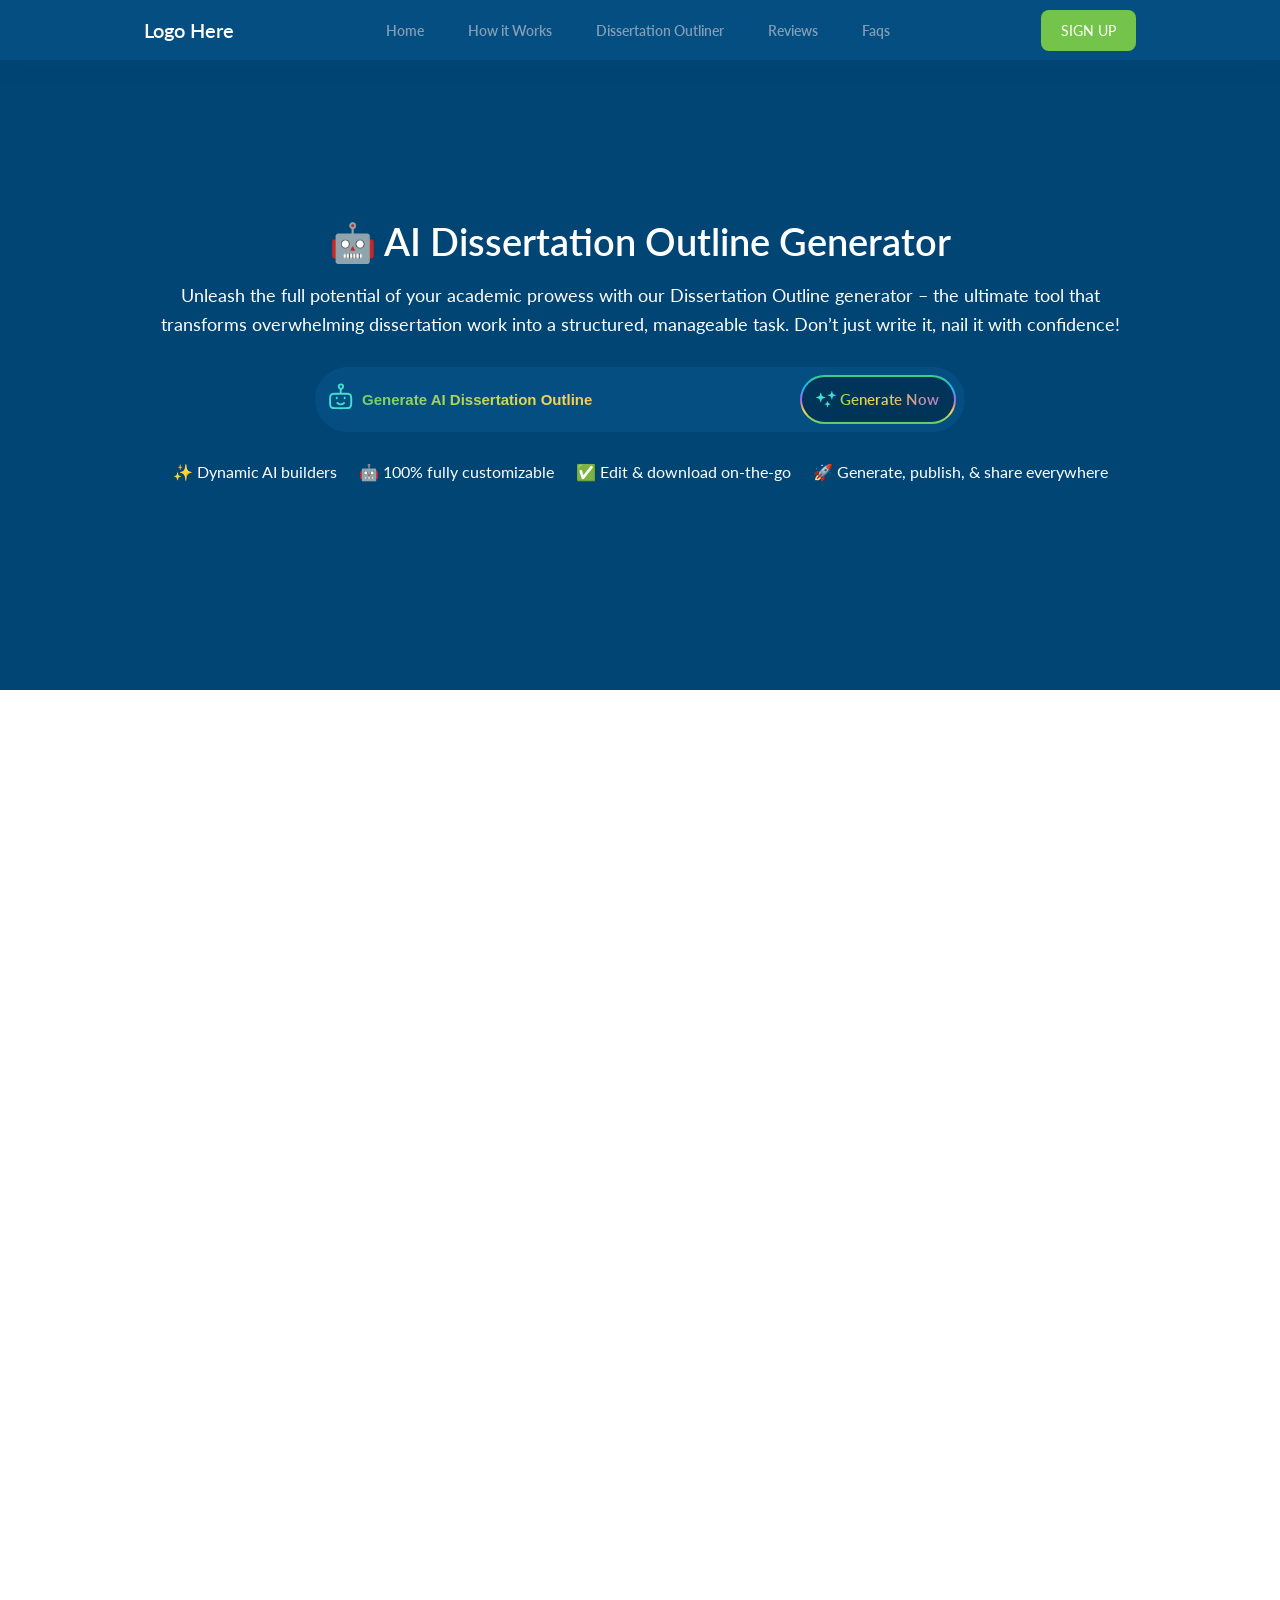
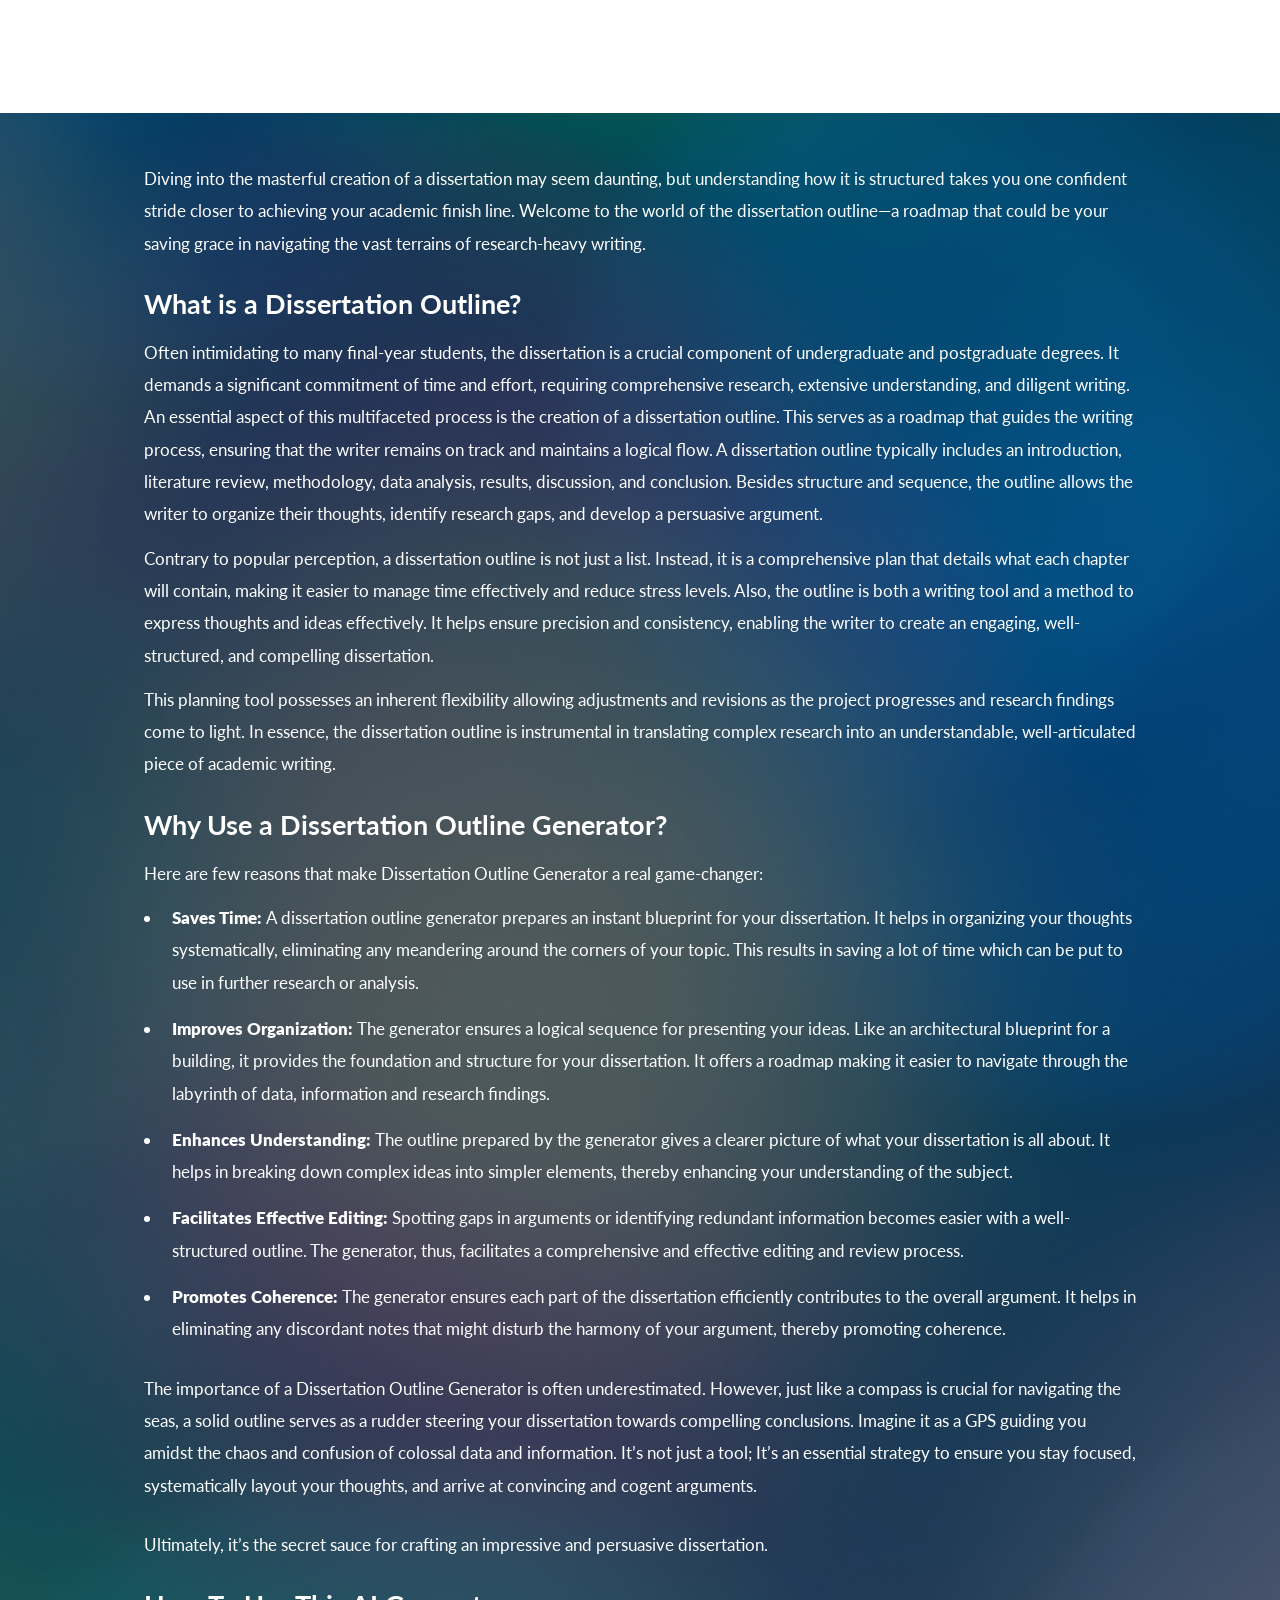
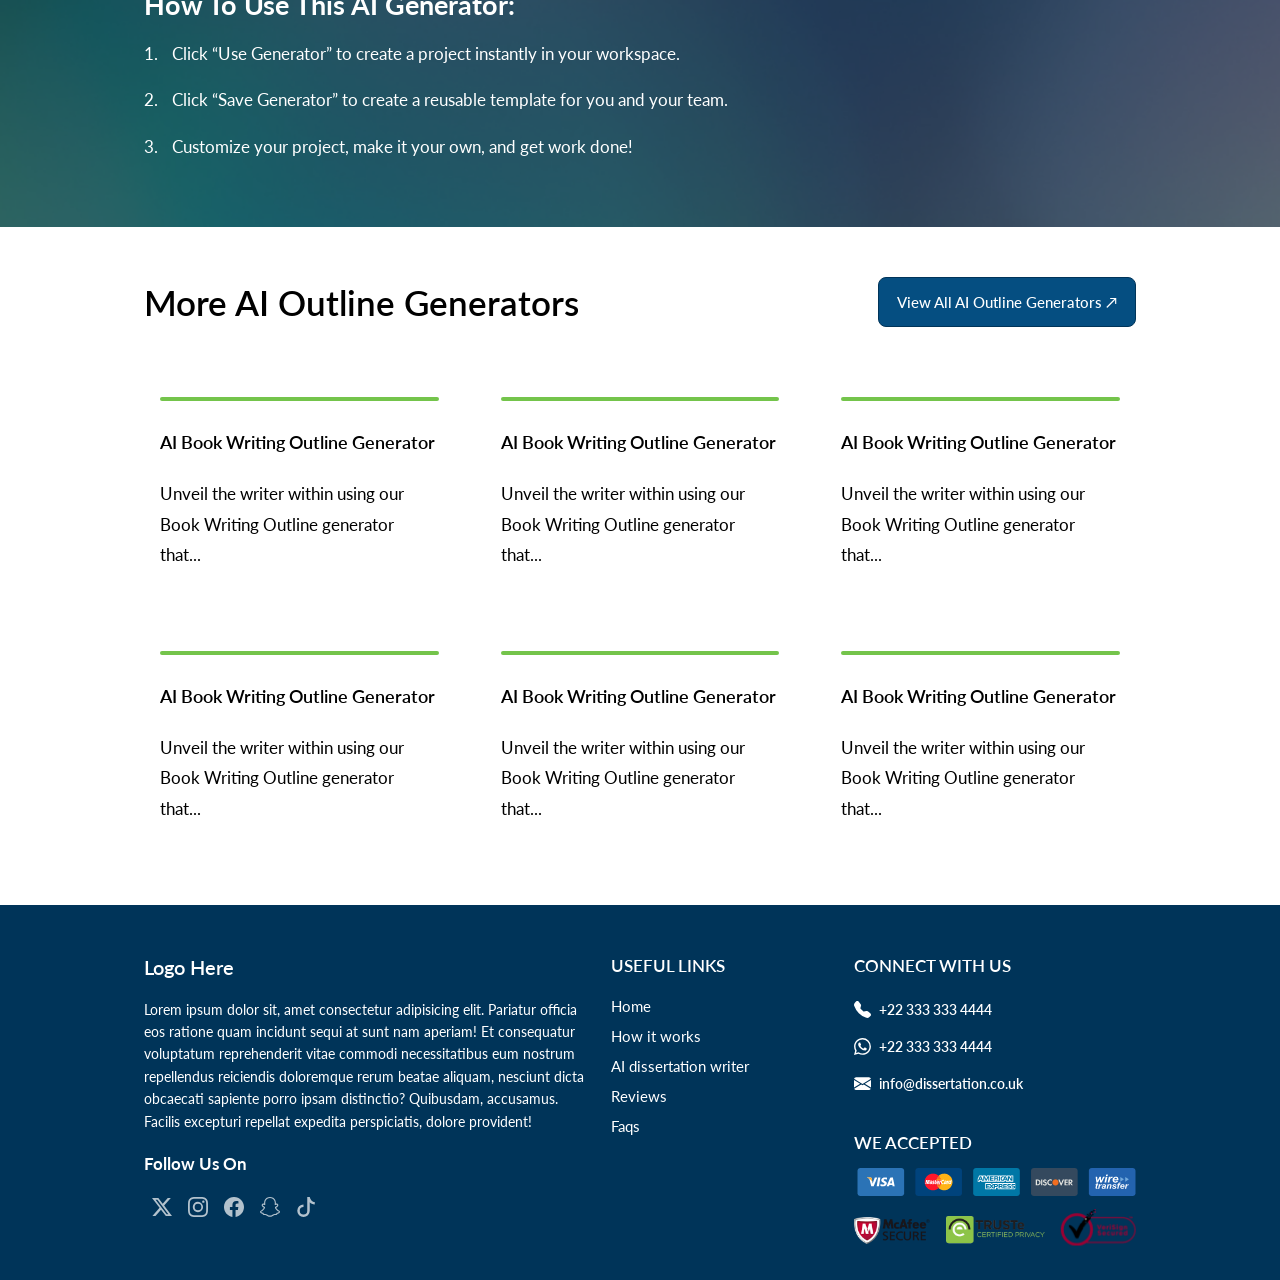
<file: dissertation-outline.html>
<!DOCTYPE html>
<html lang="en">
<head>
    <meta charset="UTF-8">
    <meta name="viewport" content="width=device-width, initial-scale=1.0">
    <title>Dissertation :: Dissertation Outline</title>

    <!-- google font cdn -->
    <link rel="preconnect" href="https://fonts.googleapis.com">
    <link rel="preconnect" href="https://fonts.gstatic.com" crossorigin>
    <link href="https://fonts.googleapis.com/css2?family=Lato:ital,wght@0,100;0,300;0,400;0,700;0,900;1,100;1,300;1,400;1,700;1,900&display=swap" rel="stylesheet">
    <!-- Stylesheet -->
    <link rel="stylesheet" href="assets/css/stylesheet.css">
</head>
<body>
    <!-- responsive header -->
    <div class="responsive-header">
        <!-- top sec -->
        <div class="top-sec">
            <div class="logo-wrap">
                <span>Logo Here</span>
            </div>
            <div class="close-btn-wrap">
                <button class="mobile-menu-toggle" onclick="sidebarToggle()">
                    <svg xmlns="http://www.w3.org/2000/svg" width="16" height="16" fill="currentColor" class="bi bi-x-lg" viewBox="0 0 16 16">
                        <path d="M2.146 2.854a.5.5 0 1 1 .708-.708L8 7.293l5.146-5.147a.5.5 0 0 1 .708.708L8.707 8l5.147 5.146a.5.5 0 0 1-.708.708L8 8.707l-5.146 5.147a.5.5 0 0 1-.708-.708L7.293 8z"></path>
                    </svg>
                </button>
            </div>
        </div>
        <!-- middle sec -->
        <div class="middle-sec">
            <div class="menu-wrap">
                <ul>
                    <li><a href="index.html">Home</a></li>
                    <li><a href="how-it-works.html">How it Works</a></li>
                    <li><a href="dissertation-outline.html">Dissertation Outliner</a></li>
                    <li><a href="reviews.html">Reviews</a></li>
                    <li><a href="faq.html">Faqs</a></li>
                </ul>
            </div>
        </div>
        <!-- bottom sec -->
        <div class="bottom-sec">
            <div class="social-icons-wrap">
                <a href="#">
                    <svg xmlns="http://www.w3.org/2000/svg" width="16" height="16" fill="currentColor" class="bi bi-twitter-x" viewBox="0 0 16 16">
                        <path d="M12.6.75h2.454l-5.36 6.142L16 15.25h-4.937l-3.867-5.07-4.425 5.07H.316l5.733-6.57L0 .75h5.063l3.495 4.633L12.601.75Zm-.86 13.028h1.36L4.323 2.145H2.865l8.875 11.633Z"/>
                    </svg>
                </a>
                <a href="#">
                    <svg xmlns="http://www.w3.org/2000/svg" width="16" height="16" fill="currentColor" class="bi bi-instagram" viewBox="0 0 16 16">
                        <path d="M8 0C5.829 0 5.556.01 4.703.048 3.85.088 3.269.222 2.76.42a3.917 3.917 0 0 0-1.417.923A3.927 3.927 0 0 0 .42 2.76C.222 3.268.087 3.85.048 4.7.01 5.555 0 5.827 0 8.001c0 2.172.01 2.444.048 3.297.04.852.174 1.433.372 1.942.205.526.478.972.923 1.417.444.445.89.719 1.416.923.51.198 1.09.333 1.942.372C5.555 15.99 5.827 16 8 16s2.444-.01 3.298-.048c.851-.04 1.434-.174 1.943-.372a3.916 3.916 0 0 0 1.416-.923c.445-.445.718-.891.923-1.417.197-.509.332-1.09.372-1.942C15.99 10.445 16 10.173 16 8s-.01-2.445-.048-3.299c-.04-.851-.175-1.433-.372-1.941a3.926 3.926 0 0 0-.923-1.417A3.911 3.911 0 0 0 13.24.42c-.51-.198-1.092-.333-1.943-.372C10.443.01 10.172 0 7.998 0h.003zm-.717 1.442h.718c2.136 0 2.389.007 3.232.046.78.035 1.204.166 1.486.275.373.145.64.319.92.599.28.28.453.546.598.92.11.281.24.705.275 1.485.039.843.047 1.096.047 3.231s-.008 2.389-.047 3.232c-.035.78-.166 1.203-.275 1.485a2.47 2.47 0 0 1-.599.919c-.28.28-.546.453-.92.598-.28.11-.704.24-1.485.276-.843.038-1.096.047-3.232.047s-2.39-.009-3.233-.047c-.78-.036-1.203-.166-1.485-.276a2.478 2.478 0 0 1-.92-.598 2.48 2.48 0 0 1-.6-.92c-.109-.281-.24-.705-.275-1.485-.038-.843-.046-1.096-.046-3.233 0-2.136.008-2.388.046-3.231.036-.78.166-1.204.276-1.486.145-.373.319-.64.599-.92.28-.28.546-.453.92-.598.282-.11.705-.24 1.485-.276.738-.034 1.024-.044 2.515-.045v.002zm4.988 1.328a.96.96 0 1 0 0 1.92.96.96 0 0 0 0-1.92zm-4.27 1.122a4.109 4.109 0 1 0 0 8.217 4.109 4.109 0 0 0 0-8.217zm0 1.441a2.667 2.667 0 1 1 0 5.334 2.667 2.667 0 0 1 0-5.334"/>
                    </svg>
                </a>
                <a href="#">
                    <svg xmlns="http://www.w3.org/2000/svg" width="16" height="16" fill="currentColor" class="bi bi-facebook" viewBox="0 0 16 16">
                        <path d="M16 8.049c0-4.446-3.582-8.05-8-8.05C3.58 0-.002 3.603-.002 8.05c0 4.017 2.926 7.347 6.75 7.951v-5.625h-2.03V8.05H6.75V6.275c0-2.017 1.195-3.131 3.022-3.131.876 0 1.791.157 1.791.157v1.98h-1.009c-.993 0-1.303.621-1.303 1.258v1.51h2.218l-.354 2.326H9.25V16c3.824-.604 6.75-3.934 6.75-7.951"/>
                    </svg>
                </a>
                <a href="#">
                    <svg xmlns="http://www.w3.org/2000/svg" width="16" height="16" fill="currentColor" class="bi bi-snapchat" viewBox="0 0 16 16">
                        <path d="M15.943 11.526c-.111-.303-.323-.465-.564-.599a1.416 1.416 0 0 0-.123-.064l-.219-.111c-.752-.399-1.339-.902-1.746-1.498a3.387 3.387 0 0 1-.3-.531c-.034-.1-.032-.156-.008-.207a.338.338 0 0 1 .097-.1c.129-.086.262-.173.352-.231.162-.104.289-.187.371-.245.309-.216.525-.446.66-.702a1.397 1.397 0 0 0 .069-1.16c-.205-.538-.713-.872-1.329-.872a1.829 1.829 0 0 0-.487.065c.006-.368-.002-.757-.035-1.139-.116-1.344-.587-2.048-1.077-2.61a4.294 4.294 0 0 0-1.095-.881C9.764.216 8.92 0 7.999 0c-.92 0-1.76.216-2.505.641-.412.232-.782.53-1.097.883-.49.562-.96 1.267-1.077 2.61-.033.382-.04.772-.036 1.138a1.83 1.83 0 0 0-.487-.065c-.615 0-1.124.335-1.328.873a1.398 1.398 0 0 0 .067 1.161c.136.256.352.486.66.701.082.058.21.14.371.246l.339.221a.38.38 0 0 1 .109.11c.026.053.027.11-.012.217a3.363 3.363 0 0 1-.295.52c-.398.583-.968 1.077-1.696 1.472-.385.204-.786.34-.955.8-.128.348-.044.743.28 1.075.119.125.257.23.409.31a4.43 4.43 0 0 0 1 .4.66.66 0 0 1 .202.09c.118.104.102.26.259.488.079.118.18.22.296.3.33.229.701.243 1.095.258.355.014.758.03 1.217.18.19.064.389.186.618.328.55.338 1.305.802 2.566.802 1.262 0 2.02-.466 2.576-.806.227-.14.424-.26.609-.321.46-.152.863-.168 1.218-.181.393-.015.764-.03 1.095-.258a1.14 1.14 0 0 0 .336-.368c.114-.192.11-.327.217-.42a.625.625 0 0 1 .19-.087 4.446 4.446 0 0 0 1.014-.404c.16-.087.306-.2.429-.336l.004-.005c.304-.325.38-.709.256-1.047Zm-1.121.602c-.684.378-1.139.337-1.493.565-.3.193-.122.61-.34.76-.269.186-1.061-.012-2.085.326-.845.279-1.384 1.082-2.903 1.082-1.519 0-2.045-.801-2.904-1.084-1.022-.338-1.816-.14-2.084-.325-.218-.15-.041-.568-.341-.761-.354-.228-.809-.187-1.492-.563-.436-.24-.189-.39-.044-.46 2.478-1.199 2.873-3.05 2.89-3.188.022-.166.045-.297-.138-.466-.177-.164-.962-.65-1.18-.802-.36-.252-.52-.503-.402-.812.082-.214.281-.295.49-.295a.93.93 0 0 1 .197.022c.396.086.78.285 1.002.338.027.007.054.01.082.011.118 0 .16-.06.152-.195-.026-.433-.087-1.277-.019-2.066.094-1.084.444-1.622.859-2.097.2-.229 1.137-1.22 2.93-1.22 1.792 0 2.732.987 2.931 1.215.416.475.766 1.013.859 2.098.068.788.009 1.632-.019 2.065-.01.142.034.195.152.195a.35.35 0 0 0 .082-.01c.222-.054.607-.253 1.002-.338a.912.912 0 0 1 .197-.023c.21 0 .409.082.49.295.117.309-.04.56-.401.812-.218.152-1.003.638-1.18.802-.184.169-.16.3-.139.466.018.14.413 1.991 2.89 3.189.147.073.394.222-.041.464Z"/>
                    </svg>
                </a>
                <a href="#">
                    <svg xmlns="http://www.w3.org/2000/svg" width="16" height="16" fill="currentColor" class="bi bi-tiktok" viewBox="0 0 16 16">
                        <path d="M9 0h1.98c.144.715.54 1.617 1.235 2.512C12.895 3.389 13.797 4 15 4v2c-1.753 0-3.07-.814-4-1.829V11a5 5 0 1 1-5-5v2a3 3 0 1 0 3 3z"/>
                    </svg>
                </a>
            </div>
            <div class="call-btn-wrap">
                <a href="#">
                    <svg xmlns="http://www.w3.org/2000/svg" width="16" height="16" fill="currentColor" class="bi bi-telephone-fill" viewBox="0 0 16 16">
                        <path fill-rule="evenodd" d="M1.885.511a1.745 1.745 0 0 1 2.61.163L6.29 2.98c.329.423.445.974.315 1.494l-.547 2.19a.678.678 0 0 0 .178.643l2.457 2.457a.678.678 0 0 0 .644.178l2.189-.547a1.745 1.745 0 0 1 1.494.315l2.306 1.794c.829.645.905 1.87.163 2.611l-1.034 1.034c-.74.74-1.846 1.065-2.877.702a18.634 18.634 0 0 1-7.01-4.42 18.634 18.634 0 0 1-4.42-7.009c-.362-1.03-.037-2.137.703-2.877L1.885.511z"/>
                    </svg>
                    <span>+22 333 333 4444</span>
                </a>
                <a href="#">
                    <svg xmlns="http://www.w3.org/2000/svg" width="16" height="16" fill="currentColor" class="bi bi-whatsapp" viewBox="0 0 16 16">
                        <path d="M13.601 2.326A7.854 7.854 0 0 0 7.994 0C3.627 0 .068 3.558.064 7.926c0 1.399.366 2.76 1.057 3.965L0 16l4.204-1.102a7.933 7.933 0 0 0 3.79.965h.004c4.368 0 7.926-3.558 7.93-7.93A7.898 7.898 0 0 0 13.6 2.326zM7.994 14.521a6.573 6.573 0 0 1-3.356-.92l-.24-.144-2.494.654.666-2.433-.156-.251a6.56 6.56 0 0 1-1.007-3.505c0-3.626 2.957-6.584 6.591-6.584a6.56 6.56 0 0 1 4.66 1.931 6.557 6.557 0 0 1 1.928 4.66c-.004 3.639-2.961 6.592-6.592 6.592zm3.615-4.934c-.197-.099-1.17-.578-1.353-.646-.182-.065-.315-.099-.445.099-.133.197-.513.646-.627.775-.114.133-.232.148-.43.05-.197-.1-.836-.308-1.592-.985-.59-.525-.985-1.175-1.103-1.372-.114-.198-.011-.304.088-.403.087-.088.197-.232.296-.346.1-.114.133-.198.198-.33.065-.134.034-.248-.015-.347-.05-.099-.445-1.076-.612-1.47-.16-.389-.323-.335-.445-.34-.114-.007-.247-.007-.38-.007a.729.729 0 0 0-.529.247c-.182.198-.691.677-.691 1.654 0 .977.71 1.916.81 2.049.098.133 1.394 2.132 3.383 2.992.47.205.84.326 1.129.418.475.152.904.129 1.246.08.38-.058 1.171-.48 1.338-.943.164-.464.164-.86.114-.943-.049-.084-.182-.133-.38-.232z"/>
                    </svg>
                    <span>+22 333 333 4444</span>
                </a>
            </div>
        </div>
    </div>
    <!-- bg dark shade -->
    <div class="dark-shade" onclick="sidebarToggle()"></div>
    <!-- Header -->
    <header class="header">
        <div class="cantainer">
            <div class="rs-grid3">
                <div class="col logo-wrap">
                    <span>Logo Here</span>
                </div>
                <div class="col menu-wrap">
                    <ul>
                        <li><a href="index.html">Home</a></li>
                        <li><a href="how-it-works.html">How it Works</a></li>
                        <li><a href="dissertation-outline.html">Dissertation Outliner</a></li>
                        <li><a href="reviews.html">Reviews</a></li>
                        <li><a href="faq.html">Faqs</a></li>
                    </ul>
                </div>
                <div class="col signIn-wrap">
                    <a href="signup.html" class="signIn-btn">SIGN UP</a>
                    <div class="menu-btn-wrap">
                        <button class="mobile-menu-toggle" onclick="sidebarToggle()">
                            <svg xmlns="http://www.w3.org/2000/svg" width="16" height="16" fill="currentColor" class="bi bi-list" viewBox="0 0 16 16">
                                <path fill-rule="evenodd" d="M2.5 12a.5.5 0 0 1 .5-.5h10a.5.5 0 0 1 0 1H3a.5.5 0 0 1-.5-.5m0-4a.5.5 0 0 1 .5-.5h10a.5.5 0 0 1 0 1H3a.5.5 0 0 1-.5-.5m0-4a.5.5 0 0 1 .5-.5h10a.5.5 0 0 1 0 1H3a.5.5 0 0 1-.5-.5"/>
                            </svg>
                        </button>
                    </div>
                </div>
            </div>
        </div>
    </header>
    <!-- banner -->
    <section class="screen-banner-wrap dissertation-outliner">
        <div class="cantainer">
            <div class="text-warp">
                <h1>🤖 AI Dissertation Outline Generator</h1>
                <p>Unleash the full potential of your academic prowess with our Dissertation Outline generator – the ultimate tool that transforms overwhelming dissertation work into a structured, manageable task. Don’t just write it, nail it with confidence!</p>
                <div class="input-wrap">
                    <input type="text" placeholder="Generate AI Dissertation Outline">
                    <svg xmlns="http://www.w3.org/2000/svg" width="28" height="28" fill="none" viewBox="0 0 28 28"><path fill="#93999F" fill-rule="evenodd" d="M14.668 5.416a.925.925 0 00-.923.927c0 .512.413.927.923.927s.924-.415.924-.927a.926.926 0 00-.924-.927zm-2.336.927A2.34 2.34 0 0114.668 4a2.34 2.34 0 012.337 2.343c0 1.1-.755 2.022-1.773 2.275v2.22c1.586.001 2.844.01 3.827.086 1.11.085 2.007.26 2.66.71.709.489 1.012 1.21 1.15 2.066.13.812.13 1.867.13 3.156v.126c0 1.29 0 2.344-.13 3.156-.138.856-.441 1.577-1.15 2.066-.653.45-1.55.625-2.66.71-1.123.086-2.606.086-4.526.086h-.067c-1.92 0-3.403 0-4.526-.086-1.11-.085-2.007-.26-2.66-.71-.709-.489-1.012-1.21-1.15-2.066C6 19.326 6 18.272 6 16.982v-.126c0-1.29 0-2.344.13-3.156.138-.856.441-1.577 1.15-2.066.653-.45 1.55-.625 2.66-.71.993-.076 2.268-.085 3.879-.086V8.527a2.344 2.344 0 01-1.487-2.184zm-4.807 7.583c-.11.686-.113 1.625-.113 2.993 0 1.368.002 2.307.113 2.993.106.656.29.942.555 1.125.321.22.885.382 1.968.465 1.062.081 2.491.082 4.451.082 1.96 0 3.39-.001 4.452-.082 1.083-.083 1.647-.244 1.968-.465.265-.183.45-.47.555-1.125.11-.686.113-1.625.113-2.993 0-1.368-.002-2.307-.113-2.993-.105-.656-.29-.941-.555-1.124-.321-.222-.885-.383-1.968-.466-1.062-.081-2.491-.082-4.452-.082-1.96 0-3.389.001-4.451.082-1.083.083-1.647.244-1.968.466-.265.183-.45.468-.555 1.124zm4.077-.157c.39 0 .707.317.707.708v.488a.707.707 0 11-1.413 0v-.488c0-.391.316-.708.706-.708zm5.846 0c.39 0 .706.317.706.708v.488a.707.707 0 11-1.413 0v-.488c0-.391.317-.708.707-.708zm-5.896 4.128a.705.705 0 01.998-.027 2.82 2.82 0 003.9 0 .705.705 0 01.998.027.71.71 0 01-.027 1.002 4.23 4.23 0 01-5.843 0 .71.71 0 01-.026-1.002z" clip-rule="evenodd"></path></svg>
                    <a href="signup.html">
                        <span>
                            <div class="bg-gradent-style">
                                <svg xmlns="http://www.w3.org/2000/svg" width="19" height="16" fill="currentColor" viewBox="0 0 19 16">
                                    <path d="M11.323 4.286l1.787.478c.59.157 1.049.625 1.204 1.223l.47 1.817a.284.284 0 00.273.214c.128 0 .24-.088.272-.214l.47-1.816a1.707 1.707 0 011.204-1.224l1.788-.478A.286.286 0 0019 4.01a.287.287 0 00-.21-.278l-1.787-.477A1.707 1.707 0 0115.8 2.03l-.47-1.816A.282.282 0 0015.057 0a.282.282 0 00-.273.213l-.47 1.817a1.705 1.705 0 01-1.204 1.224l-1.787.477a.287.287 0 00-.21.278c0 .13.086.244.21.277zM13.77 12.29l-1.339-.36a1.276 1.276 0 01-.902-.916l-.352-1.36a.21.21 0 00-.408 0l-.352 1.36a1.28 1.28 0 01-.902.917l-1.34.358a.215.215 0 000 .415l1.34.359c.44.117.785.468.902.916l.352 1.361a.21.21 0 00.408 0l.352-1.36c.116-.45.46-.8.902-.917l1.34-.359a.216.216 0 000-.415zM9.017 6.154a.327.327 0 00-.24-.317L6.736 5.29a1.945 1.945 0 01-1.377-1.399L4.82 1.815a.32.32 0 00-.31-.244c-.147 0-.274.1-.312.244L3.66 3.892A1.946 1.946 0 012.283 5.29L.24 5.837a.329.329 0 000 .634l2.043.547c.673.18 1.2.714 1.377 1.399l.537 2.077a.321.321 0 00.622 0l.54-2.078a1.946 1.946 0 011.375-1.399l2.044-.546c.14-.038.24-.17.24-.317z"></path>
                                </svg>
                                Generate Now
                            </div>
                        </span>    
                    </a>
                </div>
                <div class="feature-sm">
                    <ul>
                        <li>✨ Dynamic AI builders</li>
                        <li>🤖 100% fully customizable</li>
                        <li>✅ Edit & download on-the-go</li>
                        <li>🚀 Generate, publish, & share everywhere</li>
                    </ul>
                </div>
            </div>
        </div>
    </section>
    <!-- bg dark shade -->
    <div class="dark-shade" onclick="sidebarToggle()"></div>
    <!-- dummy canva -->
    <section class="canva-wrap">
        <div class="cantainer">
            <div class="image-wrap">
                <!-- <img src="assets/images/dummy-canva.PNG" alt="dummy image"> -->
                <iframe title="Template Preview" class="sc-f83f3626-6 eClVQm embed" frameborder="no" src="https://www.taskade.com/embed/Cc8tkqYGkXG8rHTd?share=view&amp;view=GMuY4Ci116gi2c4T&amp;as=list&amp;coverImageType=background" loading="lazy" data-lf-form-tracking-inspected-dzlr5a5vrgn8boq2="true" data-lf-yt-playback-inspected-dzlr5a5vrgn8boq2="true" data-lf-vimeo-playback-inspected-dzlr5a5vrgn8boq2="true"></iframe>
            </div>
        </div>
    </section>
    <!-- content area -->
    <section class="content-area-wrap">
        <div class="cantainer">
            <div class="pera-wrap">
                <p>Diving into the masterful creation of a dissertation may seem daunting, but understanding how it is structured takes you one confident stride closer to achieving your academic finish line. Welcome to the world of the dissertation outline—a roadmap that could be your saving grace in navigating the vast terrains of research-heavy writing.</p>
            </div>
            <div class="pera-wrap">
                <h2>What is a Dissertation Outline?</h2>
                <p>Often intimidating to many final-year students, the dissertation is a crucial component of undergraduate and postgraduate degrees. It demands a significant commitment of time and effort, requiring comprehensive research, extensive understanding, and diligent writing. An essential aspect of this multifaceted process is the creation of a dissertation outline. This serves as a roadmap that guides the writing process, ensuring that the writer remains on track and maintains a logical flow. A dissertation outline typically includes an introduction, literature review, methodology, data analysis, results, discussion, and conclusion. Besides structure and sequence, the outline allows the writer to organize their thoughts, identify research gaps, and develop a persuasive argument.</p>
                <p>Contrary to popular perception, a dissertation outline is not just a list. Instead, it is a comprehensive plan that details what each chapter will contain, making it easier to manage time effectively and reduce stress levels. Also, the outline is both a writing tool and a method to express thoughts and ideas effectively. It helps ensure precision and consistency, enabling the writer to create an engaging, well-structured, and compelling dissertation.</p>
                <p>This planning tool possesses an inherent flexibility allowing adjustments and revisions as the project progresses and research findings come to light. In essence, the dissertation outline is instrumental in translating complex research into an understandable, well-articulated piece of academic writing.</p>
            </div>
            <div class="pera-wrap">
                <h2>Why Use a Dissertation Outline Generator?</h2>
                <p>Here are few reasons that make Dissertation Outline Generator a real game-changer:</p>
                <ul>
                    <li><span>Saves Time: </span>A dissertation outline generator prepares an instant blueprint for your dissertation. It helps in organizing your thoughts systematically, eliminating any meandering around the corners of your topic. This results in saving a lot of time which can be put to use in further research or analysis.</li>
                    <li><span>Improves Organization: </span>The generator ensures a logical sequence for presenting your ideas. Like an architectural blueprint for a building, it provides the foundation and structure for your dissertation. It offers a roadmap making it easier to navigate through the labyrinth of data, information and research findings.</li>
                    <li><span>Enhances Understanding: </span>The outline prepared by the generator gives a clearer picture of what your dissertation is all about. It helps in breaking down complex ideas into simpler elements, thereby enhancing your understanding of the subject.</li>
                    <li><span>Facilitates Effective Editing: </span>Spotting gaps in arguments or identifying redundant information becomes easier with a well-structured outline. The generator, thus, facilitates a comprehensive and effective editing and review process.</li>
                    <li><span>Promotes Coherence: </span>The generator ensures each part of the dissertation efficiently contributes to the overall argument. It helps in eliminating any discordant notes that might disturb the harmony of your argument, thereby promoting coherence.</li>
                </ul>
            </div>
            <div class="pera-wrap">
                <p>The importance of a Dissertation Outline Generator is often underestimated. However, just like a compass is crucial for navigating the seas, a solid outline serves as a rudder steering your dissertation towards compelling conclusions. Imagine it as a GPS guiding you amidst the chaos and confusion of colossal data and information. It’s not just a tool; It’s an essential strategy to ensure you stay focused, systematically layout your thoughts, and arrive at convincing and cogent arguments.</p>
            </div>
            <div class="pera-wrap">
                <p>Ultimately, it’s the secret sauce for crafting an impressive and persuasive dissertation.</p>
            </div>
            <div class="pera-wrap">
                <h2>How To Use This AI Generator:</h2>
                <ol>
                    <li>Click “Use Generator” to create a project instantly in your workspace.</li>
                    <li>Click “Save Generator” to create a reusable template for you and your team.</li>
                    <li>Customize your project, make it your own, and get work done!</li>
                </ol>
            </div>
        </div>
    </section>
    <!-- ai outline generator -->
    <section class="ai-outline-generator-wrap">
        <div class="cantainer">
            <div class="grid2">
                <div class="col">
                    <div class="heading-wrap">
                        <span>More AI Outline Generators</span>
                    </div>
                </div>
                <div class="col">
                    <a href="#">View All AI Outline Generators ↗</a>
                </div>
            </div>
            <div class="grid3">
                <!-- outline genertor -->
                <div class="col box">
                    <div class="heading-wrap">
                        <div class="bold-line"></div>
                        <span>AI Book Writing Outline Generator</span>
                    </div>
                    <div class="detail-wrap">
                        <p>Unveil the writer within using our Book Writing Outline generator that...</p>
                    </div>
                </div>
                <!-- outline genertor -->
                <div class="col box">
                    <div class="heading-wrap">
                        <div class="bold-line"></div>
                        <span>AI Book Writing Outline Generator</span>
                    </div>
                    <div class="detail-wrap">
                        <p>Unveil the writer within using our Book Writing Outline generator that...</p>
                    </div>
                </div>
                <!-- outline genertor -->
                <div class="col box">
                    <div class="heading-wrap">
                        <div class="bold-line"></div>
                        <span>AI Book Writing Outline Generator</span>
                    </div>
                    <div class="detail-wrap">
                        <p>Unveil the writer within using our Book Writing Outline generator that...</p>
                    </div>
                </div>
                <!-- outline genertor -->
                <div class="col box">
                    <div class="heading-wrap">
                        <div class="bold-line"></div>
                        <span>AI Book Writing Outline Generator</span>
                    </div>
                    <div class="detail-wrap">
                        <p>Unveil the writer within using our Book Writing Outline generator that...</p>
                    </div>
                </div>
                <!-- outline genertor -->
                <div class="col box">
                    <div class="heading-wrap">
                        <div class="bold-line"></div>
                        <span>AI Book Writing Outline Generator</span>
                    </div>
                    <div class="detail-wrap">
                        <p>Unveil the writer within using our Book Writing Outline generator that...</p>
                    </div>
                </div>
                <!-- outline genertor -->
                <div class="col box">
                    <div class="heading-wrap">
                        <div class="bold-line"></div>
                        <span>AI Book Writing Outline Generator</span>
                    </div>
                    <div class="detail-wrap">
                        <p>Unveil the writer within using our Book Writing Outline generator that...</p>
                    </div>
                </div>
            </div>
        </div>
    </section>
    <!-- footer -->
    <footer class="footer">
        <div class="cantainer">
            <div class="grid3">
                <div class="col rs__first-col">
                    <div class="logo-wrap">
                        <span>Logo Here</span>
                    </div>
                    <div class="text-wrap">
                        <p>Lorem ipsum dolor sit, amet consectetur adipisicing elit. Pariatur officia eos ratione quam incidunt sequi at sunt nam aperiam! Et consequatur voluptatum reprehenderit vitae commodi necessitatibus eum nostrum repellendus reiciendis doloremque rerum beatae aliquam, nesciunt dicta obcaecati sapiente porro ipsam distinctio? Quibusdam, accusamus. Facilis excepturi repellat expedita perspiciatis, dolore provident!</p>
                    </div>
                    <div class="socialIcon-wrap">
                        <div class="heading">
                            <span>Follow Us On</span>
                        </div>
                        <div class="sm-box">
                            <a href="#">
                                <svg xmlns="http://www.w3.org/2000/svg" width="16" height="16" fill="currentColor" class="bi bi-twitter-x" viewBox="0 0 16 16">
                                    <path d="M12.6.75h2.454l-5.36 6.142L16 15.25h-4.937l-3.867-5.07-4.425 5.07H.316l5.733-6.57L0 .75h5.063l3.495 4.633L12.601.75Zm-.86 13.028h1.36L4.323 2.145H2.865l8.875 11.633Z"/>
                                </svg>
                            </a>
                            <a href="#">
                                <svg xmlns="http://www.w3.org/2000/svg" width="16" height="16" fill="currentColor" class="bi bi-instagram" viewBox="0 0 16 16">
                                    <path d="M8 0C5.829 0 5.556.01 4.703.048 3.85.088 3.269.222 2.76.42a3.917 3.917 0 0 0-1.417.923A3.927 3.927 0 0 0 .42 2.76C.222 3.268.087 3.85.048 4.7.01 5.555 0 5.827 0 8.001c0 2.172.01 2.444.048 3.297.04.852.174 1.433.372 1.942.205.526.478.972.923 1.417.444.445.89.719 1.416.923.51.198 1.09.333 1.942.372C5.555 15.99 5.827 16 8 16s2.444-.01 3.298-.048c.851-.04 1.434-.174 1.943-.372a3.916 3.916 0 0 0 1.416-.923c.445-.445.718-.891.923-1.417.197-.509.332-1.09.372-1.942C15.99 10.445 16 10.173 16 8s-.01-2.445-.048-3.299c-.04-.851-.175-1.433-.372-1.941a3.926 3.926 0 0 0-.923-1.417A3.911 3.911 0 0 0 13.24.42c-.51-.198-1.092-.333-1.943-.372C10.443.01 10.172 0 7.998 0h.003zm-.717 1.442h.718c2.136 0 2.389.007 3.232.046.78.035 1.204.166 1.486.275.373.145.64.319.92.599.28.28.453.546.598.92.11.281.24.705.275 1.485.039.843.047 1.096.047 3.231s-.008 2.389-.047 3.232c-.035.78-.166 1.203-.275 1.485a2.47 2.47 0 0 1-.599.919c-.28.28-.546.453-.92.598-.28.11-.704.24-1.485.276-.843.038-1.096.047-3.232.047s-2.39-.009-3.233-.047c-.78-.036-1.203-.166-1.485-.276a2.478 2.478 0 0 1-.92-.598 2.48 2.48 0 0 1-.6-.92c-.109-.281-.24-.705-.275-1.485-.038-.843-.046-1.096-.046-3.233 0-2.136.008-2.388.046-3.231.036-.78.166-1.204.276-1.486.145-.373.319-.64.599-.92.28-.28.546-.453.92-.598.282-.11.705-.24 1.485-.276.738-.034 1.024-.044 2.515-.045v.002zm4.988 1.328a.96.96 0 1 0 0 1.92.96.96 0 0 0 0-1.92zm-4.27 1.122a4.109 4.109 0 1 0 0 8.217 4.109 4.109 0 0 0 0-8.217zm0 1.441a2.667 2.667 0 1 1 0 5.334 2.667 2.667 0 0 1 0-5.334"/>
                                </svg>
                            </a>
                            <a href="#">
                                <svg xmlns="http://www.w3.org/2000/svg" width="16" height="16" fill="currentColor" class="bi bi-facebook" viewBox="0 0 16 16">
                                    <path d="M16 8.049c0-4.446-3.582-8.05-8-8.05C3.58 0-.002 3.603-.002 8.05c0 4.017 2.926 7.347 6.75 7.951v-5.625h-2.03V8.05H6.75V6.275c0-2.017 1.195-3.131 3.022-3.131.876 0 1.791.157 1.791.157v1.98h-1.009c-.993 0-1.303.621-1.303 1.258v1.51h2.218l-.354 2.326H9.25V16c3.824-.604 6.75-3.934 6.75-7.951"/>
                                </svg>
                            </a>
                            <a href="#">
                                <svg xmlns="http://www.w3.org/2000/svg" width="16" height="16" fill="currentColor" class="bi bi-snapchat" viewBox="0 0 16 16">
                                    <path d="M15.943 11.526c-.111-.303-.323-.465-.564-.599a1.416 1.416 0 0 0-.123-.064l-.219-.111c-.752-.399-1.339-.902-1.746-1.498a3.387 3.387 0 0 1-.3-.531c-.034-.1-.032-.156-.008-.207a.338.338 0 0 1 .097-.1c.129-.086.262-.173.352-.231.162-.104.289-.187.371-.245.309-.216.525-.446.66-.702a1.397 1.397 0 0 0 .069-1.16c-.205-.538-.713-.872-1.329-.872a1.829 1.829 0 0 0-.487.065c.006-.368-.002-.757-.035-1.139-.116-1.344-.587-2.048-1.077-2.61a4.294 4.294 0 0 0-1.095-.881C9.764.216 8.92 0 7.999 0c-.92 0-1.76.216-2.505.641-.412.232-.782.53-1.097.883-.49.562-.96 1.267-1.077 2.61-.033.382-.04.772-.036 1.138a1.83 1.83 0 0 0-.487-.065c-.615 0-1.124.335-1.328.873a1.398 1.398 0 0 0 .067 1.161c.136.256.352.486.66.701.082.058.21.14.371.246l.339.221a.38.38 0 0 1 .109.11c.026.053.027.11-.012.217a3.363 3.363 0 0 1-.295.52c-.398.583-.968 1.077-1.696 1.472-.385.204-.786.34-.955.8-.128.348-.044.743.28 1.075.119.125.257.23.409.31a4.43 4.43 0 0 0 1 .4.66.66 0 0 1 .202.09c.118.104.102.26.259.488.079.118.18.22.296.3.33.229.701.243 1.095.258.355.014.758.03 1.217.18.19.064.389.186.618.328.55.338 1.305.802 2.566.802 1.262 0 2.02-.466 2.576-.806.227-.14.424-.26.609-.321.46-.152.863-.168 1.218-.181.393-.015.764-.03 1.095-.258a1.14 1.14 0 0 0 .336-.368c.114-.192.11-.327.217-.42a.625.625 0 0 1 .19-.087 4.446 4.446 0 0 0 1.014-.404c.16-.087.306-.2.429-.336l.004-.005c.304-.325.38-.709.256-1.047Zm-1.121.602c-.684.378-1.139.337-1.493.565-.3.193-.122.61-.34.76-.269.186-1.061-.012-2.085.326-.845.279-1.384 1.082-2.903 1.082-1.519 0-2.045-.801-2.904-1.084-1.022-.338-1.816-.14-2.084-.325-.218-.15-.041-.568-.341-.761-.354-.228-.809-.187-1.492-.563-.436-.24-.189-.39-.044-.46 2.478-1.199 2.873-3.05 2.89-3.188.022-.166.045-.297-.138-.466-.177-.164-.962-.65-1.18-.802-.36-.252-.52-.503-.402-.812.082-.214.281-.295.49-.295a.93.93 0 0 1 .197.022c.396.086.78.285 1.002.338.027.007.054.01.082.011.118 0 .16-.06.152-.195-.026-.433-.087-1.277-.019-2.066.094-1.084.444-1.622.859-2.097.2-.229 1.137-1.22 2.93-1.22 1.792 0 2.732.987 2.931 1.215.416.475.766 1.013.859 2.098.068.788.009 1.632-.019 2.065-.01.142.034.195.152.195a.35.35 0 0 0 .082-.01c.222-.054.607-.253 1.002-.338a.912.912 0 0 1 .197-.023c.21 0 .409.082.49.295.117.309-.04.56-.401.812-.218.152-1.003.638-1.18.802-.184.169-.16.3-.139.466.018.14.413 1.991 2.89 3.189.147.073.394.222-.041.464Z"/>
                                </svg>
                            </a>
                            <a href="#">
                                <svg xmlns="http://www.w3.org/2000/svg" width="16" height="16" fill="currentColor" class="bi bi-tiktok" viewBox="0 0 16 16">
                                    <path d="M9 0h1.98c.144.715.54 1.617 1.235 2.512C12.895 3.389 13.797 4 15 4v2c-1.753 0-3.07-.814-4-1.829V11a5 5 0 1 1-5-5v2a3 3 0 1 0 3 3z"/>
                                </svg>
                            </a>
                        </div>
                    </div>
                </div>
                <div class="col rs__second-col">
                    <ul>
                        <li><span>USEFUL LINKS</span></li>
                        <li><a href="#">Home</a></li>
                        <li><a href="#">How it works</a></li>
                        <li><a href="#">AI dissertation writer</a></li>
                        <li><a href="#">Reviews</a></li>
                        <li><a href="#">Faqs</a></li>
                    </ul>
                </div>
                <div class="col rs__third-col">
                    <ul>
                        <li><span>CONNECT WITH US</span></li>
                        <li>
                            <a href="#">
                                <svg xmlns="http://www.w3.org/2000/svg" width="16" height="16" fill="currentColor" class="bi bi-telephone-fill" viewBox="0 0 16 16">
                                    <path fill-rule="evenodd" d="M1.885.511a1.745 1.745 0 0 1 2.61.163L6.29 2.98c.329.423.445.974.315 1.494l-.547 2.19a.678.678 0 0 0 .178.643l2.457 2.457a.678.678 0 0 0 .644.178l2.189-.547a1.745 1.745 0 0 1 1.494.315l2.306 1.794c.829.645.905 1.87.163 2.611l-1.034 1.034c-.74.74-1.846 1.065-2.877.702a18.634 18.634 0 0 1-7.01-4.42 18.634 18.634 0 0 1-4.42-7.009c-.362-1.03-.037-2.137.703-2.877L1.885.511z"/>
                                </svg>
                                <span>+22 333 333 4444</span>
                            </a>
                        </li>
                        <li>
                            <a href="#">
                                <svg xmlns="http://www.w3.org/2000/svg" width="16" height="16" fill="currentColor" class="bi bi-whatsapp" viewBox="0 0 16 16">
                                    <path d="M13.601 2.326A7.854 7.854 0 0 0 7.994 0C3.627 0 .068 3.558.064 7.926c0 1.399.366 2.76 1.057 3.965L0 16l4.204-1.102a7.933 7.933 0 0 0 3.79.965h.004c4.368 0 7.926-3.558 7.93-7.93A7.898 7.898 0 0 0 13.6 2.326zM7.994 14.521a6.573 6.573 0 0 1-3.356-.92l-.24-.144-2.494.654.666-2.433-.156-.251a6.56 6.56 0 0 1-1.007-3.505c0-3.626 2.957-6.584 6.591-6.584a6.56 6.56 0 0 1 4.66 1.931 6.557 6.557 0 0 1 1.928 4.66c-.004 3.639-2.961 6.592-6.592 6.592zm3.615-4.934c-.197-.099-1.17-.578-1.353-.646-.182-.065-.315-.099-.445.099-.133.197-.513.646-.627.775-.114.133-.232.148-.43.05-.197-.1-.836-.308-1.592-.985-.59-.525-.985-1.175-1.103-1.372-.114-.198-.011-.304.088-.403.087-.088.197-.232.296-.346.1-.114.133-.198.198-.33.065-.134.034-.248-.015-.347-.05-.099-.445-1.076-.612-1.47-.16-.389-.323-.335-.445-.34-.114-.007-.247-.007-.38-.007a.729.729 0 0 0-.529.247c-.182.198-.691.677-.691 1.654 0 .977.71 1.916.81 2.049.098.133 1.394 2.132 3.383 2.992.47.205.84.326 1.129.418.475.152.904.129 1.246.08.38-.058 1.171-.48 1.338-.943.164-.464.164-.86.114-.943-.049-.084-.182-.133-.38-.232z"/>
                                </svg>
                                <span>+22 333 333 4444</span>
                            </a>
                        </li>
                        <li>
                            <a href="#">
                                <svg xmlns="http://www.w3.org/2000/svg" width="16" height="16" fill="currentColor" class="bi bi-envelope-fill" viewBox="0 0 16 16">
                                    <path d="M.05 3.555A2 2 0 0 1 2 2h12a2 2 0 0 1 1.95 1.555L8 8.414.05 3.555ZM0 4.697v7.104l5.803-3.558zM6.761 8.83l-6.57 4.027A2 2 0 0 0 2 14h12a2 2 0 0 0 1.808-1.144l-6.57-4.027L8 9.586l-1.239-.757Zm3.436-.586L16 11.801V4.697l-5.803 3.546Z"/>
                                </svg>
                                <span>info@dissertation.co.uk</span>
                            </a>
                        </li>
                    </ul>
                    <div class="sm-col">
                        <div class="heading">
                            <span>WE ACCEPTED</span>
                        </div>
                        <div class="image-wrap">
                            <img src="assets/images/secured-payment.webp" alt="payment methods">
                        </div>
                    </div>
                </div>
            </div>
        </div>
    </footer>
    <!-- script -->
    <script src="assets/js/script.js"></script>
</body>
</html>
</file>
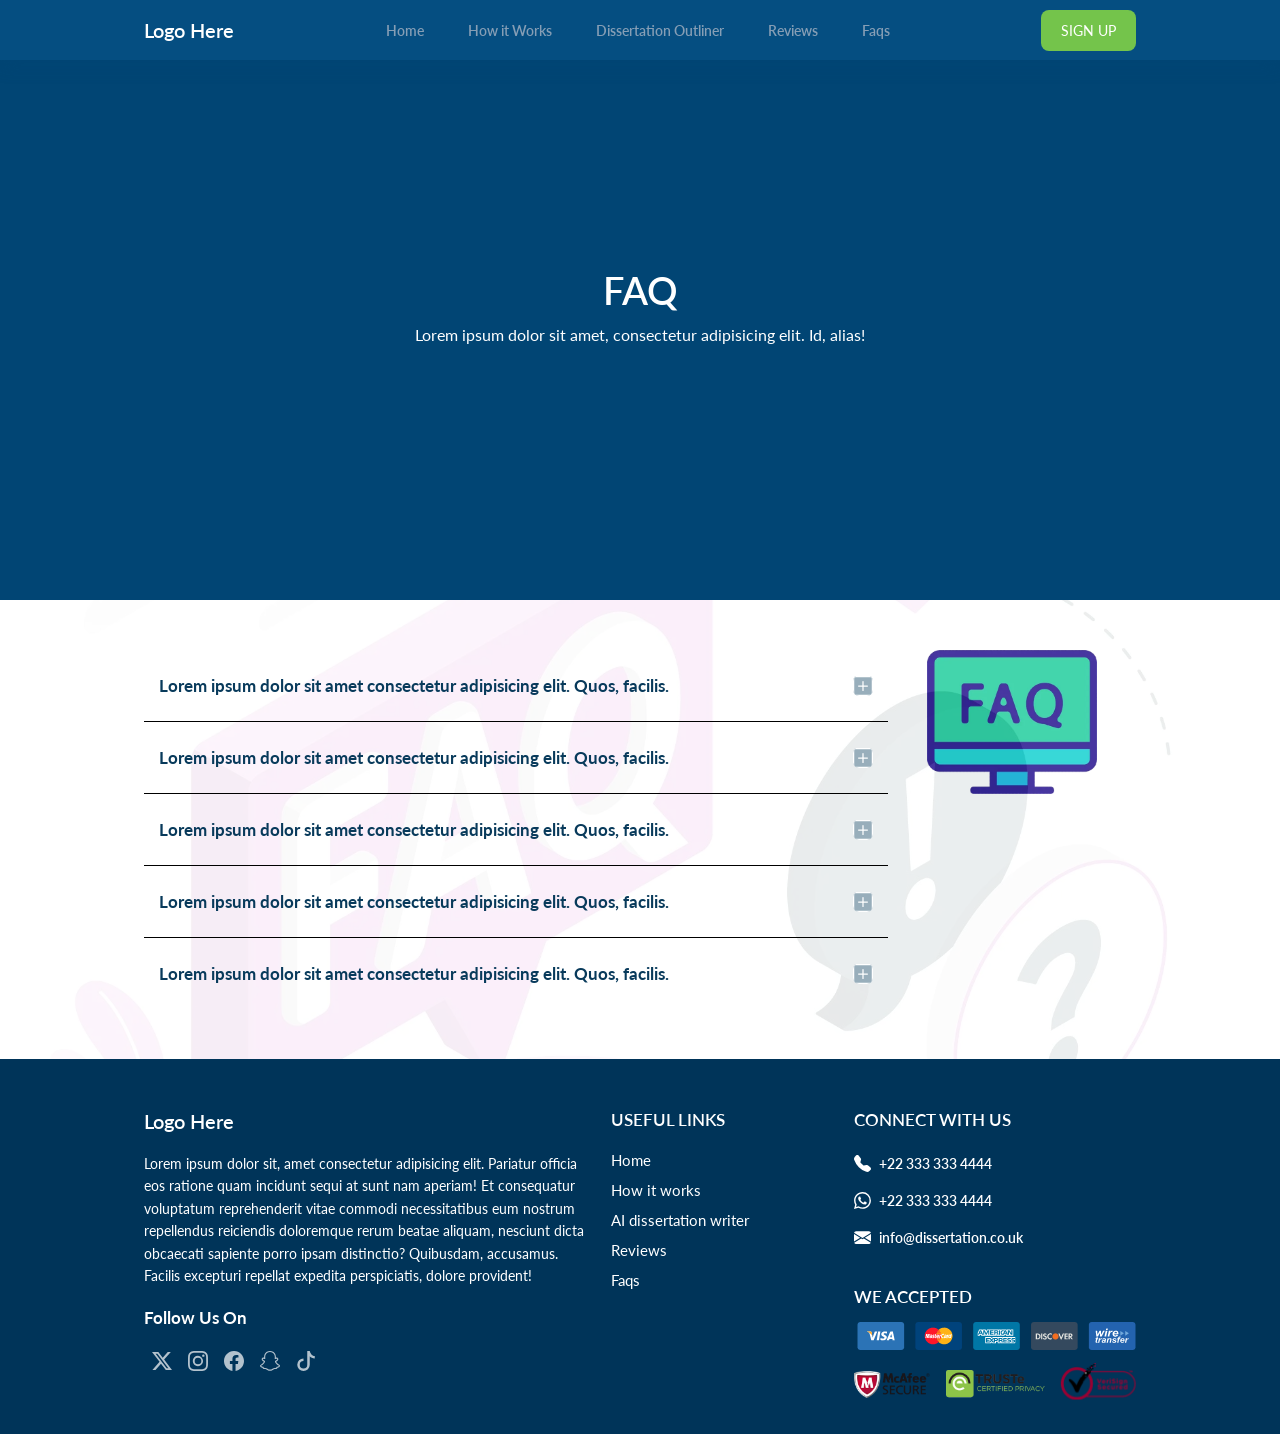
<file: faq.html>
<!DOCTYPE html>
<html lang="en">
<head>
    <meta charset="UTF-8">
    <meta name="viewport" content="width=device-width, initial-scale=1.0">
    <title>Dissertation :: faqs</title>

    <!-- google font cdn -->
    <link rel="preconnect" href="https://fonts.googleapis.com">
    <link rel="preconnect" href="https://fonts.gstatic.com" crossorigin>
    <link href="https://fonts.googleapis.com/css2?family=Lato:ital,wght@0,100;0,300;0,400;0,700;0,900;1,100;1,300;1,400;1,700;1,900&display=swap" rel="stylesheet">
    <!-- Stylesheet -->
    <link rel="stylesheet" href="assets/css/stylesheet.css">
</head>
<body>
    <!-- responsive header -->
    <div class="responsive-header">
        <!-- top sec -->
        <div class="top-sec">
            <div class="logo-wrap">
                <span>Logo Here</span>
            </div>
            <div class="close-btn-wrap">
                <button class="mobile-menu-toggle" onclick="sidebarToggle()">
                    <svg xmlns="http://www.w3.org/2000/svg" width="16" height="16" fill="currentColor" class="bi bi-x-lg" viewBox="0 0 16 16">
                        <path d="M2.146 2.854a.5.5 0 1 1 .708-.708L8 7.293l5.146-5.147a.5.5 0 0 1 .708.708L8.707 8l5.147 5.146a.5.5 0 0 1-.708.708L8 8.707l-5.146 5.147a.5.5 0 0 1-.708-.708L7.293 8z"></path>
                    </svg>
                </button>
            </div>
        </div>
        <!-- middle sec -->
        <div class="middle-sec">
            <div class="menu-wrap">
                <ul>
                    <li><a href="index.html">Home</a></li>
                    <li><a href="how-it-works.html">How it Works</a></li>
                    <li><a href="dissertation-outline.html">Dissertation Outliner</a></li>
                    <li><a href="reviews.html">Reviews</a></li>
                    <li><a href="faq.html">Faqs</a></li>
                </ul>
            </div>
        </div>
        <!-- bottom sec -->
        <div class="bottom-sec">
            <div class="social-icons-wrap">
                <a href="#">
                    <svg xmlns="http://www.w3.org/2000/svg" width="16" height="16" fill="currentColor" class="bi bi-twitter-x" viewBox="0 0 16 16">
                        <path d="M12.6.75h2.454l-5.36 6.142L16 15.25h-4.937l-3.867-5.07-4.425 5.07H.316l5.733-6.57L0 .75h5.063l3.495 4.633L12.601.75Zm-.86 13.028h1.36L4.323 2.145H2.865l8.875 11.633Z"/>
                    </svg>
                </a>
                <a href="#">
                    <svg xmlns="http://www.w3.org/2000/svg" width="16" height="16" fill="currentColor" class="bi bi-instagram" viewBox="0 0 16 16">
                        <path d="M8 0C5.829 0 5.556.01 4.703.048 3.85.088 3.269.222 2.76.42a3.917 3.917 0 0 0-1.417.923A3.927 3.927 0 0 0 .42 2.76C.222 3.268.087 3.85.048 4.7.01 5.555 0 5.827 0 8.001c0 2.172.01 2.444.048 3.297.04.852.174 1.433.372 1.942.205.526.478.972.923 1.417.444.445.89.719 1.416.923.51.198 1.09.333 1.942.372C5.555 15.99 5.827 16 8 16s2.444-.01 3.298-.048c.851-.04 1.434-.174 1.943-.372a3.916 3.916 0 0 0 1.416-.923c.445-.445.718-.891.923-1.417.197-.509.332-1.09.372-1.942C15.99 10.445 16 10.173 16 8s-.01-2.445-.048-3.299c-.04-.851-.175-1.433-.372-1.941a3.926 3.926 0 0 0-.923-1.417A3.911 3.911 0 0 0 13.24.42c-.51-.198-1.092-.333-1.943-.372C10.443.01 10.172 0 7.998 0h.003zm-.717 1.442h.718c2.136 0 2.389.007 3.232.046.78.035 1.204.166 1.486.275.373.145.64.319.92.599.28.28.453.546.598.92.11.281.24.705.275 1.485.039.843.047 1.096.047 3.231s-.008 2.389-.047 3.232c-.035.78-.166 1.203-.275 1.485a2.47 2.47 0 0 1-.599.919c-.28.28-.546.453-.92.598-.28.11-.704.24-1.485.276-.843.038-1.096.047-3.232.047s-2.39-.009-3.233-.047c-.78-.036-1.203-.166-1.485-.276a2.478 2.478 0 0 1-.92-.598 2.48 2.48 0 0 1-.6-.92c-.109-.281-.24-.705-.275-1.485-.038-.843-.046-1.096-.046-3.233 0-2.136.008-2.388.046-3.231.036-.78.166-1.204.276-1.486.145-.373.319-.64.599-.92.28-.28.546-.453.92-.598.282-.11.705-.24 1.485-.276.738-.034 1.024-.044 2.515-.045v.002zm4.988 1.328a.96.96 0 1 0 0 1.92.96.96 0 0 0 0-1.92zm-4.27 1.122a4.109 4.109 0 1 0 0 8.217 4.109 4.109 0 0 0 0-8.217zm0 1.441a2.667 2.667 0 1 1 0 5.334 2.667 2.667 0 0 1 0-5.334"/>
                    </svg>
                </a>
                <a href="#">
                    <svg xmlns="http://www.w3.org/2000/svg" width="16" height="16" fill="currentColor" class="bi bi-facebook" viewBox="0 0 16 16">
                        <path d="M16 8.049c0-4.446-3.582-8.05-8-8.05C3.58 0-.002 3.603-.002 8.05c0 4.017 2.926 7.347 6.75 7.951v-5.625h-2.03V8.05H6.75V6.275c0-2.017 1.195-3.131 3.022-3.131.876 0 1.791.157 1.791.157v1.98h-1.009c-.993 0-1.303.621-1.303 1.258v1.51h2.218l-.354 2.326H9.25V16c3.824-.604 6.75-3.934 6.75-7.951"/>
                    </svg>
                </a>
                <a href="#">
                    <svg xmlns="http://www.w3.org/2000/svg" width="16" height="16" fill="currentColor" class="bi bi-snapchat" viewBox="0 0 16 16">
                        <path d="M15.943 11.526c-.111-.303-.323-.465-.564-.599a1.416 1.416 0 0 0-.123-.064l-.219-.111c-.752-.399-1.339-.902-1.746-1.498a3.387 3.387 0 0 1-.3-.531c-.034-.1-.032-.156-.008-.207a.338.338 0 0 1 .097-.1c.129-.086.262-.173.352-.231.162-.104.289-.187.371-.245.309-.216.525-.446.66-.702a1.397 1.397 0 0 0 .069-1.16c-.205-.538-.713-.872-1.329-.872a1.829 1.829 0 0 0-.487.065c.006-.368-.002-.757-.035-1.139-.116-1.344-.587-2.048-1.077-2.61a4.294 4.294 0 0 0-1.095-.881C9.764.216 8.92 0 7.999 0c-.92 0-1.76.216-2.505.641-.412.232-.782.53-1.097.883-.49.562-.96 1.267-1.077 2.61-.033.382-.04.772-.036 1.138a1.83 1.83 0 0 0-.487-.065c-.615 0-1.124.335-1.328.873a1.398 1.398 0 0 0 .067 1.161c.136.256.352.486.66.701.082.058.21.14.371.246l.339.221a.38.38 0 0 1 .109.11c.026.053.027.11-.012.217a3.363 3.363 0 0 1-.295.52c-.398.583-.968 1.077-1.696 1.472-.385.204-.786.34-.955.8-.128.348-.044.743.28 1.075.119.125.257.23.409.31a4.43 4.43 0 0 0 1 .4.66.66 0 0 1 .202.09c.118.104.102.26.259.488.079.118.18.22.296.3.33.229.701.243 1.095.258.355.014.758.03 1.217.18.19.064.389.186.618.328.55.338 1.305.802 2.566.802 1.262 0 2.02-.466 2.576-.806.227-.14.424-.26.609-.321.46-.152.863-.168 1.218-.181.393-.015.764-.03 1.095-.258a1.14 1.14 0 0 0 .336-.368c.114-.192.11-.327.217-.42a.625.625 0 0 1 .19-.087 4.446 4.446 0 0 0 1.014-.404c.16-.087.306-.2.429-.336l.004-.005c.304-.325.38-.709.256-1.047Zm-1.121.602c-.684.378-1.139.337-1.493.565-.3.193-.122.61-.34.76-.269.186-1.061-.012-2.085.326-.845.279-1.384 1.082-2.903 1.082-1.519 0-2.045-.801-2.904-1.084-1.022-.338-1.816-.14-2.084-.325-.218-.15-.041-.568-.341-.761-.354-.228-.809-.187-1.492-.563-.436-.24-.189-.39-.044-.46 2.478-1.199 2.873-3.05 2.89-3.188.022-.166.045-.297-.138-.466-.177-.164-.962-.65-1.18-.802-.36-.252-.52-.503-.402-.812.082-.214.281-.295.49-.295a.93.93 0 0 1 .197.022c.396.086.78.285 1.002.338.027.007.054.01.082.011.118 0 .16-.06.152-.195-.026-.433-.087-1.277-.019-2.066.094-1.084.444-1.622.859-2.097.2-.229 1.137-1.22 2.93-1.22 1.792 0 2.732.987 2.931 1.215.416.475.766 1.013.859 2.098.068.788.009 1.632-.019 2.065-.01.142.034.195.152.195a.35.35 0 0 0 .082-.01c.222-.054.607-.253 1.002-.338a.912.912 0 0 1 .197-.023c.21 0 .409.082.49.295.117.309-.04.56-.401.812-.218.152-1.003.638-1.18.802-.184.169-.16.3-.139.466.018.14.413 1.991 2.89 3.189.147.073.394.222-.041.464Z"/>
                    </svg>
                </a>
                <a href="#">
                    <svg xmlns="http://www.w3.org/2000/svg" width="16" height="16" fill="currentColor" class="bi bi-tiktok" viewBox="0 0 16 16">
                        <path d="M9 0h1.98c.144.715.54 1.617 1.235 2.512C12.895 3.389 13.797 4 15 4v2c-1.753 0-3.07-.814-4-1.829V11a5 5 0 1 1-5-5v2a3 3 0 1 0 3 3z"/>
                    </svg>
                </a>
            </div>
            <div class="call-btn-wrap">
                <a href="#">
                    <svg xmlns="http://www.w3.org/2000/svg" width="16" height="16" fill="currentColor" class="bi bi-telephone-fill" viewBox="0 0 16 16">
                        <path fill-rule="evenodd" d="M1.885.511a1.745 1.745 0 0 1 2.61.163L6.29 2.98c.329.423.445.974.315 1.494l-.547 2.19a.678.678 0 0 0 .178.643l2.457 2.457a.678.678 0 0 0 .644.178l2.189-.547a1.745 1.745 0 0 1 1.494.315l2.306 1.794c.829.645.905 1.87.163 2.611l-1.034 1.034c-.74.74-1.846 1.065-2.877.702a18.634 18.634 0 0 1-7.01-4.42 18.634 18.634 0 0 1-4.42-7.009c-.362-1.03-.037-2.137.703-2.877L1.885.511z"/>
                    </svg>
                    <span>+22 333 333 4444</span>
                </a>
                <a href="#">
                    <svg xmlns="http://www.w3.org/2000/svg" width="16" height="16" fill="currentColor" class="bi bi-whatsapp" viewBox="0 0 16 16">
                        <path d="M13.601 2.326A7.854 7.854 0 0 0 7.994 0C3.627 0 .068 3.558.064 7.926c0 1.399.366 2.76 1.057 3.965L0 16l4.204-1.102a7.933 7.933 0 0 0 3.79.965h.004c4.368 0 7.926-3.558 7.93-7.93A7.898 7.898 0 0 0 13.6 2.326zM7.994 14.521a6.573 6.573 0 0 1-3.356-.92l-.24-.144-2.494.654.666-2.433-.156-.251a6.56 6.56 0 0 1-1.007-3.505c0-3.626 2.957-6.584 6.591-6.584a6.56 6.56 0 0 1 4.66 1.931 6.557 6.557 0 0 1 1.928 4.66c-.004 3.639-2.961 6.592-6.592 6.592zm3.615-4.934c-.197-.099-1.17-.578-1.353-.646-.182-.065-.315-.099-.445.099-.133.197-.513.646-.627.775-.114.133-.232.148-.43.05-.197-.1-.836-.308-1.592-.985-.59-.525-.985-1.175-1.103-1.372-.114-.198-.011-.304.088-.403.087-.088.197-.232.296-.346.1-.114.133-.198.198-.33.065-.134.034-.248-.015-.347-.05-.099-.445-1.076-.612-1.47-.16-.389-.323-.335-.445-.34-.114-.007-.247-.007-.38-.007a.729.729 0 0 0-.529.247c-.182.198-.691.677-.691 1.654 0 .977.71 1.916.81 2.049.098.133 1.394 2.132 3.383 2.992.47.205.84.326 1.129.418.475.152.904.129 1.246.08.38-.058 1.171-.48 1.338-.943.164-.464.164-.86.114-.943-.049-.084-.182-.133-.38-.232z"/>
                    </svg>
                    <span>+22 333 333 4444</span>
                </a>
            </div>
        </div>
    </div>
    <!-- bg dark shade -->
    <div class="dark-shade" onclick="sidebarToggle()"></div>
    <!-- Header -->
    <header class="header">
        <div class="cantainer">
            <div class="rs-grid3">
                <div class="col logo-wrap">
                    <span>Logo Here</span>
                </div>
                <div class="col menu-wrap">
                    <ul>
                        <li><a href="index.html">Home</a></li>
                        <li><a href="how-it-works.html">How it Works</a></li>
                        <li><a href="dissertation-outline.html">Dissertation Outliner</a></li>
                        <li><a href="reviews.html">Reviews</a></li>
                        <li><a href="faq.html">Faqs</a></li>
                    </ul>
                </div>
                <div class="col signIn-wrap">
                    <a href="signup.html" class="signIn-btn">SIGN UP</a>
                    <div class="menu-btn-wrap">
                        <button class="mobile-menu-toggle" onclick="sidebarToggle()">
                            <svg xmlns="http://www.w3.org/2000/svg" width="16" height="16" fill="currentColor" class="bi bi-list" viewBox="0 0 16 16">
                                <path fill-rule="evenodd" d="M2.5 12a.5.5 0 0 1 .5-.5h10a.5.5 0 0 1 0 1H3a.5.5 0 0 1-.5-.5m0-4a.5.5 0 0 1 .5-.5h10a.5.5 0 0 1 0 1H3a.5.5 0 0 1-.5-.5m0-4a.5.5 0 0 1 .5-.5h10a.5.5 0 0 1 0 1H3a.5.5 0 0 1-.5-.5"/>
                            </svg>
                        </button>
                    </div>
                </div>
            </div>
        </div>
    </header>
    <!-- banner -->
    <section class="screen-banner-wrap">
        <div class="cantainer">
            <div class="text-warp">
                <h1>FAQ</h1>
                <p>Lorem ipsum dolor sit amet, consectetur adipisicing elit. Id, alias!</p>
                <!-- <a href="#">Button Here</a> -->
            </div>
        </div>
    </section>
    <!-- faqs wrap -->
    <section class="TS-faqs-wrap">
        <div class="cantainer">
            <div class="grid2">
                <div class="col">
                    <!-- faq -->
                    <details>
                        <summary>
                            <div class="text">
                                <span>Lorem ipsum dolor sit amet consectetur adipisicing elit. Quos, facilis.</span>
                            </div>
                            <div class="icon">
                                <svg xmlns="http://www.w3.org/2000/svg" width="16" height="16" fill="currentColor" class="bi bi-plus-square" viewBox="0 0 16 16">
                                    <path d="M14 1a1 1 0 0 1 1 1v12a1 1 0 0 1-1 1H2a1 1 0 0 1-1-1V2a1 1 0 0 1 1-1zM2 0a2 2 0 0 0-2 2v12a2 2 0 0 0 2 2h12a2 2 0 0 0 2-2V2a2 2 0 0 0-2-2z"/>
                                    <path d="M8 4a.5.5 0 0 1 .5.5v3h3a.5.5 0 0 1 0 1h-3v3a.5.5 0 0 1-1 0v-3h-3a.5.5 0 0 1 0-1h3v-3A.5.5 0 0 1 8 4"/>
                                </svg>
                            </div>
                        </summary>
                        <p>You may reach a larger audience by implementing digital marketing in your company. The distinctive and cutting-edge working techniques we employ enable you to reach the intended audience.</p>
                    </details>
                    <!-- faq -->
                    <details>
                        <summary>
                            <div class="text">
                                <span>Lorem ipsum dolor sit amet consectetur adipisicing elit. Quos, facilis.</span>
                            </div>
                            <div class="icon">
                                <svg xmlns="http://www.w3.org/2000/svg" width="16" height="16" fill="currentColor" class="bi bi-plus-square" viewBox="0 0 16 16">
                                    <path d="M14 1a1 1 0 0 1 1 1v12a1 1 0 0 1-1 1H2a1 1 0 0 1-1-1V2a1 1 0 0 1 1-1zM2 0a2 2 0 0 0-2 2v12a2 2 0 0 0 2 2h12a2 2 0 0 0 2-2V2a2 2 0 0 0-2-2z"/>
                                    <path d="M8 4a.5.5 0 0 1 .5.5v3h3a.5.5 0 0 1 0 1h-3v3a.5.5 0 0 1-1 0v-3h-3a.5.5 0 0 1 0-1h3v-3A.5.5 0 0 1 8 4"/>
                                </svg>
                            </div>
                        </summary>
                        <p>You may reach a larger audience by implementing digital marketing in your company. The distinctive and cutting-edge working techniques we employ enable you to reach the intended audience.</p>
                    </details>
                    <!-- faq -->
                    <details>
                        <summary>
                            <div class="text">
                                <span>Lorem ipsum dolor sit amet consectetur adipisicing elit. Quos, facilis.</span>
                            </div>
                            <div class="icon">
                                <svg xmlns="http://www.w3.org/2000/svg" width="16" height="16" fill="currentColor" class="bi bi-plus-square" viewBox="0 0 16 16">
                                    <path d="M14 1a1 1 0 0 1 1 1v12a1 1 0 0 1-1 1H2a1 1 0 0 1-1-1V2a1 1 0 0 1 1-1zM2 0a2 2 0 0 0-2 2v12a2 2 0 0 0 2 2h12a2 2 0 0 0 2-2V2a2 2 0 0 0-2-2z"/>
                                    <path d="M8 4a.5.5 0 0 1 .5.5v3h3a.5.5 0 0 1 0 1h-3v3a.5.5 0 0 1-1 0v-3h-3a.5.5 0 0 1 0-1h3v-3A.5.5 0 0 1 8 4"/>
                                </svg>
                            </div>
                        </summary>
                        <p>You may reach a larger audience by implementing digital marketing in your company. The distinctive and cutting-edge working techniques we employ enable you to reach the intended audience.</p>
                    </details>
                    <!-- faq -->
                    <details>
                        <summary>
                            <div class="text">
                                <span>Lorem ipsum dolor sit amet consectetur adipisicing elit. Quos, facilis.</span>
                            </div>
                            <div class="icon">
                                <svg xmlns="http://www.w3.org/2000/svg" width="16" height="16" fill="currentColor" class="bi bi-plus-square" viewBox="0 0 16 16">
                                    <path d="M14 1a1 1 0 0 1 1 1v12a1 1 0 0 1-1 1H2a1 1 0 0 1-1-1V2a1 1 0 0 1 1-1zM2 0a2 2 0 0 0-2 2v12a2 2 0 0 0 2 2h12a2 2 0 0 0 2-2V2a2 2 0 0 0-2-2z"/>
                                    <path d="M8 4a.5.5 0 0 1 .5.5v3h3a.5.5 0 0 1 0 1h-3v3a.5.5 0 0 1-1 0v-3h-3a.5.5 0 0 1 0-1h3v-3A.5.5 0 0 1 8 4"/>
                                </svg>
                            </div>
                        </summary>
                        <p>You may reach a larger audience by implementing digital marketing in your company. The distinctive and cutting-edge working techniques we employ enable you to reach the intended audience.</p>
                    </details>
                    <!-- faq -->
                    <details>
                        <summary>
                            <div class="text">
                                <span>Lorem ipsum dolor sit amet consectetur adipisicing elit. Quos, facilis.</span>
                            </div>
                            <div class="icon">
                                <svg xmlns="http://www.w3.org/2000/svg" width="16" height="16" fill="currentColor" class="bi bi-plus-square" viewBox="0 0 16 16">
                                    <path d="M14 1a1 1 0 0 1 1 1v12a1 1 0 0 1-1 1H2a1 1 0 0 1-1-1V2a1 1 0 0 1 1-1zM2 0a2 2 0 0 0-2 2v12a2 2 0 0 0 2 2h12a2 2 0 0 0 2-2V2a2 2 0 0 0-2-2z"/>
                                    <path d="M8 4a.5.5 0 0 1 .5.5v3h3a.5.5 0 0 1 0 1h-3v3a.5.5 0 0 1-1 0v-3h-3a.5.5 0 0 1 0-1h3v-3A.5.5 0 0 1 8 4"/>
                                </svg>
                            </div>
                        </summary>
                        <p>You may reach a larger audience by implementing digital marketing in your company. The distinctive and cutting-edge working techniques we employ enable you to reach the intended audience.</p>
                    </details>
                </div>
                <div class="col">
                    <div class="image-wrap">
                        <img src="assets/images/bot.webp" alt="faq image">
                    </div>
                </div>
            </div>
        </div>
    </section>
    <!-- footer -->
    <footer class="footer">
        <div class="cantainer">
            <div class="grid3">
                <div class="col rs__first-col">
                    <div class="logo-wrap">
                        <span>Logo Here</span>
                    </div>
                    <div class="text-wrap">
                        <p>Lorem ipsum dolor sit, amet consectetur adipisicing elit. Pariatur officia eos ratione quam incidunt sequi at sunt nam aperiam! Et consequatur voluptatum reprehenderit vitae commodi necessitatibus eum nostrum repellendus reiciendis doloremque rerum beatae aliquam, nesciunt dicta obcaecati sapiente porro ipsam distinctio? Quibusdam, accusamus. Facilis excepturi repellat expedita perspiciatis, dolore provident!</p>
                    </div>
                    <div class="socialIcon-wrap">
                        <div class="heading">
                            <span>Follow Us On</span>
                        </div>
                        <div class="sm-box">
                            <a href="#">
                                <svg xmlns="http://www.w3.org/2000/svg" width="16" height="16" fill="currentColor" class="bi bi-twitter-x" viewBox="0 0 16 16">
                                    <path d="M12.6.75h2.454l-5.36 6.142L16 15.25h-4.937l-3.867-5.07-4.425 5.07H.316l5.733-6.57L0 .75h5.063l3.495 4.633L12.601.75Zm-.86 13.028h1.36L4.323 2.145H2.865l8.875 11.633Z"/>
                                </svg>
                            </a>
                            <a href="#">
                                <svg xmlns="http://www.w3.org/2000/svg" width="16" height="16" fill="currentColor" class="bi bi-instagram" viewBox="0 0 16 16">
                                    <path d="M8 0C5.829 0 5.556.01 4.703.048 3.85.088 3.269.222 2.76.42a3.917 3.917 0 0 0-1.417.923A3.927 3.927 0 0 0 .42 2.76C.222 3.268.087 3.85.048 4.7.01 5.555 0 5.827 0 8.001c0 2.172.01 2.444.048 3.297.04.852.174 1.433.372 1.942.205.526.478.972.923 1.417.444.445.89.719 1.416.923.51.198 1.09.333 1.942.372C5.555 15.99 5.827 16 8 16s2.444-.01 3.298-.048c.851-.04 1.434-.174 1.943-.372a3.916 3.916 0 0 0 1.416-.923c.445-.445.718-.891.923-1.417.197-.509.332-1.09.372-1.942C15.99 10.445 16 10.173 16 8s-.01-2.445-.048-3.299c-.04-.851-.175-1.433-.372-1.941a3.926 3.926 0 0 0-.923-1.417A3.911 3.911 0 0 0 13.24.42c-.51-.198-1.092-.333-1.943-.372C10.443.01 10.172 0 7.998 0h.003zm-.717 1.442h.718c2.136 0 2.389.007 3.232.046.78.035 1.204.166 1.486.275.373.145.64.319.92.599.28.28.453.546.598.92.11.281.24.705.275 1.485.039.843.047 1.096.047 3.231s-.008 2.389-.047 3.232c-.035.78-.166 1.203-.275 1.485a2.47 2.47 0 0 1-.599.919c-.28.28-.546.453-.92.598-.28.11-.704.24-1.485.276-.843.038-1.096.047-3.232.047s-2.39-.009-3.233-.047c-.78-.036-1.203-.166-1.485-.276a2.478 2.478 0 0 1-.92-.598 2.48 2.48 0 0 1-.6-.92c-.109-.281-.24-.705-.275-1.485-.038-.843-.046-1.096-.046-3.233 0-2.136.008-2.388.046-3.231.036-.78.166-1.204.276-1.486.145-.373.319-.64.599-.92.28-.28.546-.453.92-.598.282-.11.705-.24 1.485-.276.738-.034 1.024-.044 2.515-.045v.002zm4.988 1.328a.96.96 0 1 0 0 1.92.96.96 0 0 0 0-1.92zm-4.27 1.122a4.109 4.109 0 1 0 0 8.217 4.109 4.109 0 0 0 0-8.217zm0 1.441a2.667 2.667 0 1 1 0 5.334 2.667 2.667 0 0 1 0-5.334"/>
                                </svg>
                            </a>
                            <a href="#">
                                <svg xmlns="http://www.w3.org/2000/svg" width="16" height="16" fill="currentColor" class="bi bi-facebook" viewBox="0 0 16 16">
                                    <path d="M16 8.049c0-4.446-3.582-8.05-8-8.05C3.58 0-.002 3.603-.002 8.05c0 4.017 2.926 7.347 6.75 7.951v-5.625h-2.03V8.05H6.75V6.275c0-2.017 1.195-3.131 3.022-3.131.876 0 1.791.157 1.791.157v1.98h-1.009c-.993 0-1.303.621-1.303 1.258v1.51h2.218l-.354 2.326H9.25V16c3.824-.604 6.75-3.934 6.75-7.951"/>
                                </svg>
                            </a>
                            <a href="#">
                                <svg xmlns="http://www.w3.org/2000/svg" width="16" height="16" fill="currentColor" class="bi bi-snapchat" viewBox="0 0 16 16">
                                    <path d="M15.943 11.526c-.111-.303-.323-.465-.564-.599a1.416 1.416 0 0 0-.123-.064l-.219-.111c-.752-.399-1.339-.902-1.746-1.498a3.387 3.387 0 0 1-.3-.531c-.034-.1-.032-.156-.008-.207a.338.338 0 0 1 .097-.1c.129-.086.262-.173.352-.231.162-.104.289-.187.371-.245.309-.216.525-.446.66-.702a1.397 1.397 0 0 0 .069-1.16c-.205-.538-.713-.872-1.329-.872a1.829 1.829 0 0 0-.487.065c.006-.368-.002-.757-.035-1.139-.116-1.344-.587-2.048-1.077-2.61a4.294 4.294 0 0 0-1.095-.881C9.764.216 8.92 0 7.999 0c-.92 0-1.76.216-2.505.641-.412.232-.782.53-1.097.883-.49.562-.96 1.267-1.077 2.61-.033.382-.04.772-.036 1.138a1.83 1.83 0 0 0-.487-.065c-.615 0-1.124.335-1.328.873a1.398 1.398 0 0 0 .067 1.161c.136.256.352.486.66.701.082.058.21.14.371.246l.339.221a.38.38 0 0 1 .109.11c.026.053.027.11-.012.217a3.363 3.363 0 0 1-.295.52c-.398.583-.968 1.077-1.696 1.472-.385.204-.786.34-.955.8-.128.348-.044.743.28 1.075.119.125.257.23.409.31a4.43 4.43 0 0 0 1 .4.66.66 0 0 1 .202.09c.118.104.102.26.259.488.079.118.18.22.296.3.33.229.701.243 1.095.258.355.014.758.03 1.217.18.19.064.389.186.618.328.55.338 1.305.802 2.566.802 1.262 0 2.02-.466 2.576-.806.227-.14.424-.26.609-.321.46-.152.863-.168 1.218-.181.393-.015.764-.03 1.095-.258a1.14 1.14 0 0 0 .336-.368c.114-.192.11-.327.217-.42a.625.625 0 0 1 .19-.087 4.446 4.446 0 0 0 1.014-.404c.16-.087.306-.2.429-.336l.004-.005c.304-.325.38-.709.256-1.047Zm-1.121.602c-.684.378-1.139.337-1.493.565-.3.193-.122.61-.34.76-.269.186-1.061-.012-2.085.326-.845.279-1.384 1.082-2.903 1.082-1.519 0-2.045-.801-2.904-1.084-1.022-.338-1.816-.14-2.084-.325-.218-.15-.041-.568-.341-.761-.354-.228-.809-.187-1.492-.563-.436-.24-.189-.39-.044-.46 2.478-1.199 2.873-3.05 2.89-3.188.022-.166.045-.297-.138-.466-.177-.164-.962-.65-1.18-.802-.36-.252-.52-.503-.402-.812.082-.214.281-.295.49-.295a.93.93 0 0 1 .197.022c.396.086.78.285 1.002.338.027.007.054.01.082.011.118 0 .16-.06.152-.195-.026-.433-.087-1.277-.019-2.066.094-1.084.444-1.622.859-2.097.2-.229 1.137-1.22 2.93-1.22 1.792 0 2.732.987 2.931 1.215.416.475.766 1.013.859 2.098.068.788.009 1.632-.019 2.065-.01.142.034.195.152.195a.35.35 0 0 0 .082-.01c.222-.054.607-.253 1.002-.338a.912.912 0 0 1 .197-.023c.21 0 .409.082.49.295.117.309-.04.56-.401.812-.218.152-1.003.638-1.18.802-.184.169-.16.3-.139.466.018.14.413 1.991 2.89 3.189.147.073.394.222-.041.464Z"/>
                                </svg>
                            </a>
                            <a href="#">
                                <svg xmlns="http://www.w3.org/2000/svg" width="16" height="16" fill="currentColor" class="bi bi-tiktok" viewBox="0 0 16 16">
                                    <path d="M9 0h1.98c.144.715.54 1.617 1.235 2.512C12.895 3.389 13.797 4 15 4v2c-1.753 0-3.07-.814-4-1.829V11a5 5 0 1 1-5-5v2a3 3 0 1 0 3 3z"/>
                                </svg>
                            </a>
                        </div>
                    </div>
                </div>
                <div class="col rs__second-col">
                    <ul>
                        <li><span>USEFUL LINKS</span></li>
                        <li><a href="#">Home</a></li>
                        <li><a href="#">How it works</a></li>
                        <li><a href="#">AI dissertation writer</a></li>
                        <li><a href="#">Reviews</a></li>
                        <li><a href="#">Faqs</a></li>
                    </ul>
                </div>
                <div class="col rs__third-col">
                    <ul>
                        <li><span>CONNECT WITH US</span></li>
                        <li>
                            <a href="#">
                                <svg xmlns="http://www.w3.org/2000/svg" width="16" height="16" fill="currentColor" class="bi bi-telephone-fill" viewBox="0 0 16 16">
                                    <path fill-rule="evenodd" d="M1.885.511a1.745 1.745 0 0 1 2.61.163L6.29 2.98c.329.423.445.974.315 1.494l-.547 2.19a.678.678 0 0 0 .178.643l2.457 2.457a.678.678 0 0 0 .644.178l2.189-.547a1.745 1.745 0 0 1 1.494.315l2.306 1.794c.829.645.905 1.87.163 2.611l-1.034 1.034c-.74.74-1.846 1.065-2.877.702a18.634 18.634 0 0 1-7.01-4.42 18.634 18.634 0 0 1-4.42-7.009c-.362-1.03-.037-2.137.703-2.877L1.885.511z"/>
                                </svg>
                                <span>+22 333 333 4444</span>
                            </a>
                        </li>
                        <li>
                            <a href="#">
                                <svg xmlns="http://www.w3.org/2000/svg" width="16" height="16" fill="currentColor" class="bi bi-whatsapp" viewBox="0 0 16 16">
                                    <path d="M13.601 2.326A7.854 7.854 0 0 0 7.994 0C3.627 0 .068 3.558.064 7.926c0 1.399.366 2.76 1.057 3.965L0 16l4.204-1.102a7.933 7.933 0 0 0 3.79.965h.004c4.368 0 7.926-3.558 7.93-7.93A7.898 7.898 0 0 0 13.6 2.326zM7.994 14.521a6.573 6.573 0 0 1-3.356-.92l-.24-.144-2.494.654.666-2.433-.156-.251a6.56 6.56 0 0 1-1.007-3.505c0-3.626 2.957-6.584 6.591-6.584a6.56 6.56 0 0 1 4.66 1.931 6.557 6.557 0 0 1 1.928 4.66c-.004 3.639-2.961 6.592-6.592 6.592zm3.615-4.934c-.197-.099-1.17-.578-1.353-.646-.182-.065-.315-.099-.445.099-.133.197-.513.646-.627.775-.114.133-.232.148-.43.05-.197-.1-.836-.308-1.592-.985-.59-.525-.985-1.175-1.103-1.372-.114-.198-.011-.304.088-.403.087-.088.197-.232.296-.346.1-.114.133-.198.198-.33.065-.134.034-.248-.015-.347-.05-.099-.445-1.076-.612-1.47-.16-.389-.323-.335-.445-.34-.114-.007-.247-.007-.38-.007a.729.729 0 0 0-.529.247c-.182.198-.691.677-.691 1.654 0 .977.71 1.916.81 2.049.098.133 1.394 2.132 3.383 2.992.47.205.84.326 1.129.418.475.152.904.129 1.246.08.38-.058 1.171-.48 1.338-.943.164-.464.164-.86.114-.943-.049-.084-.182-.133-.38-.232z"/>
                                </svg>
                                <span>+22 333 333 4444</span>
                            </a>
                        </li>
                        <li>
                            <a href="#">
                                <svg xmlns="http://www.w3.org/2000/svg" width="16" height="16" fill="currentColor" class="bi bi-envelope-fill" viewBox="0 0 16 16">
                                    <path d="M.05 3.555A2 2 0 0 1 2 2h12a2 2 0 0 1 1.95 1.555L8 8.414.05 3.555ZM0 4.697v7.104l5.803-3.558zM6.761 8.83l-6.57 4.027A2 2 0 0 0 2 14h12a2 2 0 0 0 1.808-1.144l-6.57-4.027L8 9.586l-1.239-.757Zm3.436-.586L16 11.801V4.697l-5.803 3.546Z"/>
                                </svg>
                                <span>info@dissertation.co.uk</span>
                            </a>
                        </li>
                    </ul>
                    <div class="sm-col">
                        <div class="heading">
                            <span>WE ACCEPTED</span>
                        </div>
                        <div class="image-wrap">
                            <img src="assets/images/secured-payment.webp" alt="payment methods">
                        </div>
                    </div>
                </div>
            </div>
        </div>
    </footer>
    <!-- script -->
    <script src="assets/js/script.js"></script>
</body>
</html>
</file>
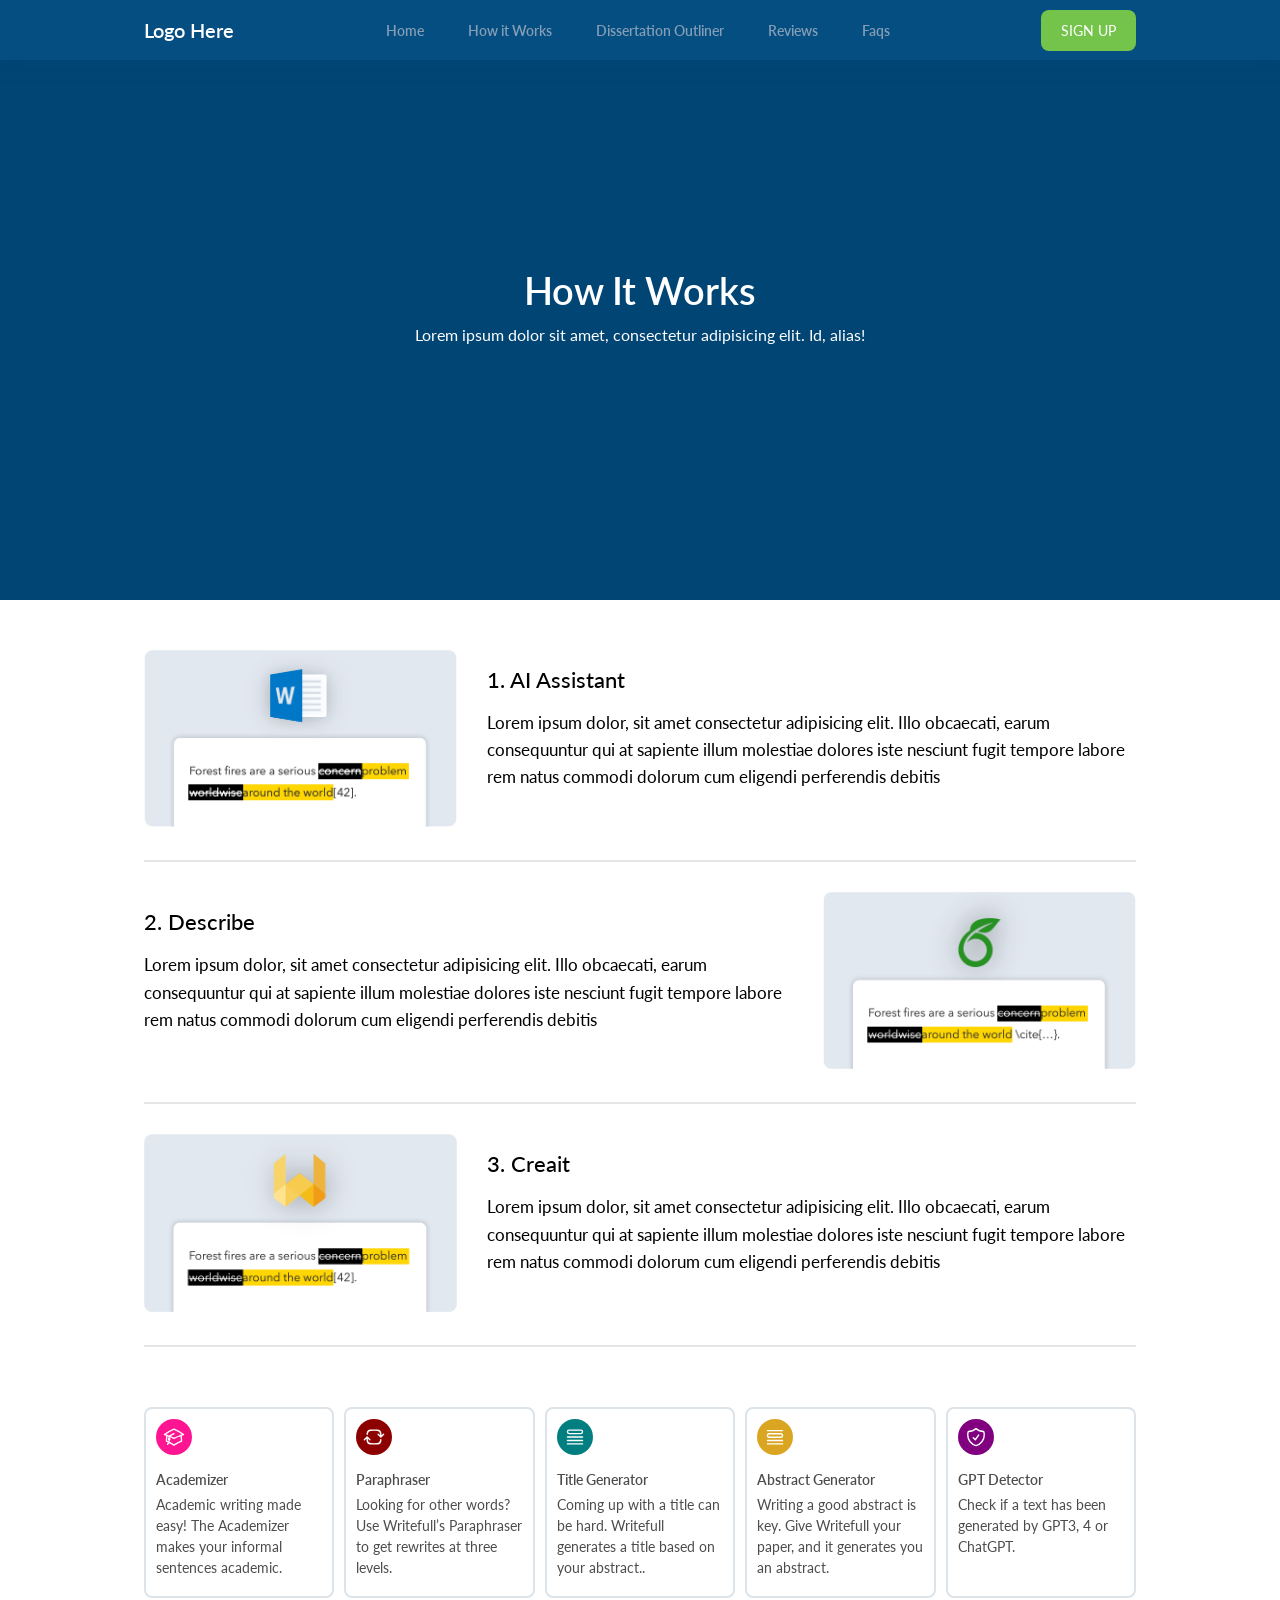
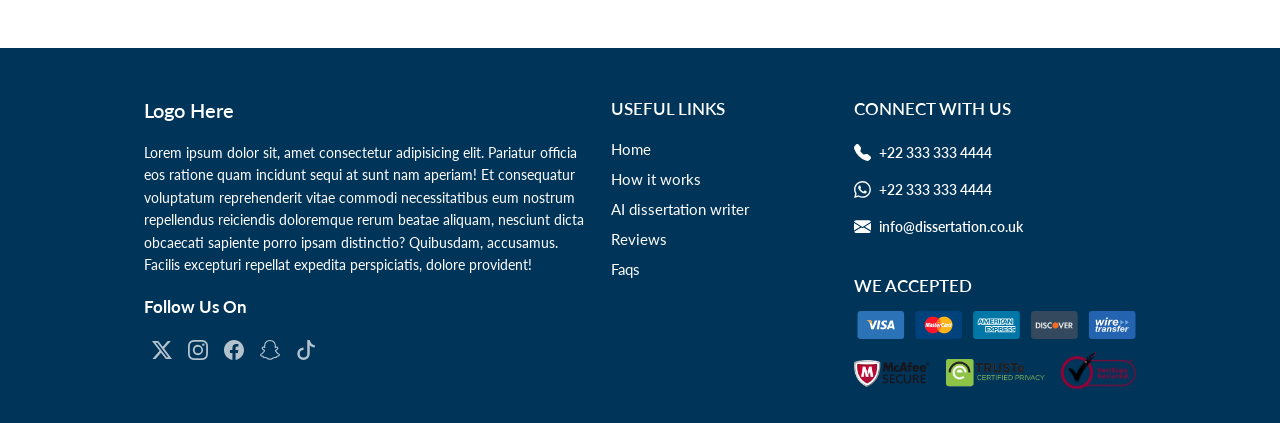
<file: how-it-works.html>
<!DOCTYPE html>
<html lang="en">
<head>
    <meta charset="UTF-8">
    <meta name="viewport" content="width=device-width, initial-scale=1.0">
    <title>Dissertation :: How IT Works</title>

    <!-- google font cdn -->
    <link rel="preconnect" href="https://fonts.googleapis.com">
    <link rel="preconnect" href="https://fonts.gstatic.com" crossorigin>
    <link href="https://fonts.googleapis.com/css2?family=Lato:ital,wght@0,100;0,300;0,400;0,700;0,900;1,100;1,300;1,400;1,700;1,900&display=swap" rel="stylesheet">
    <!-- Stylesheet -->
    <link rel="stylesheet" href="assets/css/stylesheet.css">
</head>
<body>
    <!-- responsive header -->
    <div class="responsive-header">
        <!-- top sec -->
        <div class="top-sec">
            <div class="logo-wrap">
                <span>Logo Here</span>
            </div>
            <div class="close-btn-wrap">
                <button class="mobile-menu-toggle" onclick="sidebarToggle()">
                    <svg xmlns="http://www.w3.org/2000/svg" width="16" height="16" fill="currentColor" class="bi bi-x-lg" viewBox="0 0 16 16">
                        <path d="M2.146 2.854a.5.5 0 1 1 .708-.708L8 7.293l5.146-5.147a.5.5 0 0 1 .708.708L8.707 8l5.147 5.146a.5.5 0 0 1-.708.708L8 8.707l-5.146 5.147a.5.5 0 0 1-.708-.708L7.293 8z"></path>
                    </svg>
                </button>
            </div>
        </div>
        <!-- middle sec -->
        <div class="middle-sec">
            <div class="menu-wrap">
                <ul>
                    <li><a href="index.html">Home</a></li>
                    <li><a href="how-it-works.html">How it Works</a></li>
                    <li><a href="dissertation-outline.html">Dissertation Outliner</a></li>
                    <li><a href="reviews.html">Reviews</a></li>
                    <li><a href="faq.html">Faqs</a></li>
                </ul>
            </div>
        </div>
        <!-- bottom sec -->
        <div class="bottom-sec">
            <div class="social-icons-wrap">
                <a href="#">
                    <svg xmlns="http://www.w3.org/2000/svg" width="16" height="16" fill="currentColor" class="bi bi-twitter-x" viewBox="0 0 16 16">
                        <path d="M12.6.75h2.454l-5.36 6.142L16 15.25h-4.937l-3.867-5.07-4.425 5.07H.316l5.733-6.57L0 .75h5.063l3.495 4.633L12.601.75Zm-.86 13.028h1.36L4.323 2.145H2.865l8.875 11.633Z"/>
                    </svg>
                </a>
                <a href="#">
                    <svg xmlns="http://www.w3.org/2000/svg" width="16" height="16" fill="currentColor" class="bi bi-instagram" viewBox="0 0 16 16">
                        <path d="M8 0C5.829 0 5.556.01 4.703.048 3.85.088 3.269.222 2.76.42a3.917 3.917 0 0 0-1.417.923A3.927 3.927 0 0 0 .42 2.76C.222 3.268.087 3.85.048 4.7.01 5.555 0 5.827 0 8.001c0 2.172.01 2.444.048 3.297.04.852.174 1.433.372 1.942.205.526.478.972.923 1.417.444.445.89.719 1.416.923.51.198 1.09.333 1.942.372C5.555 15.99 5.827 16 8 16s2.444-.01 3.298-.048c.851-.04 1.434-.174 1.943-.372a3.916 3.916 0 0 0 1.416-.923c.445-.445.718-.891.923-1.417.197-.509.332-1.09.372-1.942C15.99 10.445 16 10.173 16 8s-.01-2.445-.048-3.299c-.04-.851-.175-1.433-.372-1.941a3.926 3.926 0 0 0-.923-1.417A3.911 3.911 0 0 0 13.24.42c-.51-.198-1.092-.333-1.943-.372C10.443.01 10.172 0 7.998 0h.003zm-.717 1.442h.718c2.136 0 2.389.007 3.232.046.78.035 1.204.166 1.486.275.373.145.64.319.92.599.28.28.453.546.598.92.11.281.24.705.275 1.485.039.843.047 1.096.047 3.231s-.008 2.389-.047 3.232c-.035.78-.166 1.203-.275 1.485a2.47 2.47 0 0 1-.599.919c-.28.28-.546.453-.92.598-.28.11-.704.24-1.485.276-.843.038-1.096.047-3.232.047s-2.39-.009-3.233-.047c-.78-.036-1.203-.166-1.485-.276a2.478 2.478 0 0 1-.92-.598 2.48 2.48 0 0 1-.6-.92c-.109-.281-.24-.705-.275-1.485-.038-.843-.046-1.096-.046-3.233 0-2.136.008-2.388.046-3.231.036-.78.166-1.204.276-1.486.145-.373.319-.64.599-.92.28-.28.546-.453.92-.598.282-.11.705-.24 1.485-.276.738-.034 1.024-.044 2.515-.045v.002zm4.988 1.328a.96.96 0 1 0 0 1.92.96.96 0 0 0 0-1.92zm-4.27 1.122a4.109 4.109 0 1 0 0 8.217 4.109 4.109 0 0 0 0-8.217zm0 1.441a2.667 2.667 0 1 1 0 5.334 2.667 2.667 0 0 1 0-5.334"/>
                    </svg>
                </a>
                <a href="#">
                    <svg xmlns="http://www.w3.org/2000/svg" width="16" height="16" fill="currentColor" class="bi bi-facebook" viewBox="0 0 16 16">
                        <path d="M16 8.049c0-4.446-3.582-8.05-8-8.05C3.58 0-.002 3.603-.002 8.05c0 4.017 2.926 7.347 6.75 7.951v-5.625h-2.03V8.05H6.75V6.275c0-2.017 1.195-3.131 3.022-3.131.876 0 1.791.157 1.791.157v1.98h-1.009c-.993 0-1.303.621-1.303 1.258v1.51h2.218l-.354 2.326H9.25V16c3.824-.604 6.75-3.934 6.75-7.951"/>
                    </svg>
                </a>
                <a href="#">
                    <svg xmlns="http://www.w3.org/2000/svg" width="16" height="16" fill="currentColor" class="bi bi-snapchat" viewBox="0 0 16 16">
                        <path d="M15.943 11.526c-.111-.303-.323-.465-.564-.599a1.416 1.416 0 0 0-.123-.064l-.219-.111c-.752-.399-1.339-.902-1.746-1.498a3.387 3.387 0 0 1-.3-.531c-.034-.1-.032-.156-.008-.207a.338.338 0 0 1 .097-.1c.129-.086.262-.173.352-.231.162-.104.289-.187.371-.245.309-.216.525-.446.66-.702a1.397 1.397 0 0 0 .069-1.16c-.205-.538-.713-.872-1.329-.872a1.829 1.829 0 0 0-.487.065c.006-.368-.002-.757-.035-1.139-.116-1.344-.587-2.048-1.077-2.61a4.294 4.294 0 0 0-1.095-.881C9.764.216 8.92 0 7.999 0c-.92 0-1.76.216-2.505.641-.412.232-.782.53-1.097.883-.49.562-.96 1.267-1.077 2.61-.033.382-.04.772-.036 1.138a1.83 1.83 0 0 0-.487-.065c-.615 0-1.124.335-1.328.873a1.398 1.398 0 0 0 .067 1.161c.136.256.352.486.66.701.082.058.21.14.371.246l.339.221a.38.38 0 0 1 .109.11c.026.053.027.11-.012.217a3.363 3.363 0 0 1-.295.52c-.398.583-.968 1.077-1.696 1.472-.385.204-.786.34-.955.8-.128.348-.044.743.28 1.075.119.125.257.23.409.31a4.43 4.43 0 0 0 1 .4.66.66 0 0 1 .202.09c.118.104.102.26.259.488.079.118.18.22.296.3.33.229.701.243 1.095.258.355.014.758.03 1.217.18.19.064.389.186.618.328.55.338 1.305.802 2.566.802 1.262 0 2.02-.466 2.576-.806.227-.14.424-.26.609-.321.46-.152.863-.168 1.218-.181.393-.015.764-.03 1.095-.258a1.14 1.14 0 0 0 .336-.368c.114-.192.11-.327.217-.42a.625.625 0 0 1 .19-.087 4.446 4.446 0 0 0 1.014-.404c.16-.087.306-.2.429-.336l.004-.005c.304-.325.38-.709.256-1.047Zm-1.121.602c-.684.378-1.139.337-1.493.565-.3.193-.122.61-.34.76-.269.186-1.061-.012-2.085.326-.845.279-1.384 1.082-2.903 1.082-1.519 0-2.045-.801-2.904-1.084-1.022-.338-1.816-.14-2.084-.325-.218-.15-.041-.568-.341-.761-.354-.228-.809-.187-1.492-.563-.436-.24-.189-.39-.044-.46 2.478-1.199 2.873-3.05 2.89-3.188.022-.166.045-.297-.138-.466-.177-.164-.962-.65-1.18-.802-.36-.252-.52-.503-.402-.812.082-.214.281-.295.49-.295a.93.93 0 0 1 .197.022c.396.086.78.285 1.002.338.027.007.054.01.082.011.118 0 .16-.06.152-.195-.026-.433-.087-1.277-.019-2.066.094-1.084.444-1.622.859-2.097.2-.229 1.137-1.22 2.93-1.22 1.792 0 2.732.987 2.931 1.215.416.475.766 1.013.859 2.098.068.788.009 1.632-.019 2.065-.01.142.034.195.152.195a.35.35 0 0 0 .082-.01c.222-.054.607-.253 1.002-.338a.912.912 0 0 1 .197-.023c.21 0 .409.082.49.295.117.309-.04.56-.401.812-.218.152-1.003.638-1.18.802-.184.169-.16.3-.139.466.018.14.413 1.991 2.89 3.189.147.073.394.222-.041.464Z"/>
                    </svg>
                </a>
                <a href="#">
                    <svg xmlns="http://www.w3.org/2000/svg" width="16" height="16" fill="currentColor" class="bi bi-tiktok" viewBox="0 0 16 16">
                        <path d="M9 0h1.98c.144.715.54 1.617 1.235 2.512C12.895 3.389 13.797 4 15 4v2c-1.753 0-3.07-.814-4-1.829V11a5 5 0 1 1-5-5v2a3 3 0 1 0 3 3z"/>
                    </svg>
                </a>
            </div>
            <div class="call-btn-wrap">
                <a href="#">
                    <svg xmlns="http://www.w3.org/2000/svg" width="16" height="16" fill="currentColor" class="bi bi-telephone-fill" viewBox="0 0 16 16">
                        <path fill-rule="evenodd" d="M1.885.511a1.745 1.745 0 0 1 2.61.163L6.29 2.98c.329.423.445.974.315 1.494l-.547 2.19a.678.678 0 0 0 .178.643l2.457 2.457a.678.678 0 0 0 .644.178l2.189-.547a1.745 1.745 0 0 1 1.494.315l2.306 1.794c.829.645.905 1.87.163 2.611l-1.034 1.034c-.74.74-1.846 1.065-2.877.702a18.634 18.634 0 0 1-7.01-4.42 18.634 18.634 0 0 1-4.42-7.009c-.362-1.03-.037-2.137.703-2.877L1.885.511z"/>
                    </svg>
                    <span>+22 333 333 4444</span>
                </a>
                <a href="#">
                    <svg xmlns="http://www.w3.org/2000/svg" width="16" height="16" fill="currentColor" class="bi bi-whatsapp" viewBox="0 0 16 16">
                        <path d="M13.601 2.326A7.854 7.854 0 0 0 7.994 0C3.627 0 .068 3.558.064 7.926c0 1.399.366 2.76 1.057 3.965L0 16l4.204-1.102a7.933 7.933 0 0 0 3.79.965h.004c4.368 0 7.926-3.558 7.93-7.93A7.898 7.898 0 0 0 13.6 2.326zM7.994 14.521a6.573 6.573 0 0 1-3.356-.92l-.24-.144-2.494.654.666-2.433-.156-.251a6.56 6.56 0 0 1-1.007-3.505c0-3.626 2.957-6.584 6.591-6.584a6.56 6.56 0 0 1 4.66 1.931 6.557 6.557 0 0 1 1.928 4.66c-.004 3.639-2.961 6.592-6.592 6.592zm3.615-4.934c-.197-.099-1.17-.578-1.353-.646-.182-.065-.315-.099-.445.099-.133.197-.513.646-.627.775-.114.133-.232.148-.43.05-.197-.1-.836-.308-1.592-.985-.59-.525-.985-1.175-1.103-1.372-.114-.198-.011-.304.088-.403.087-.088.197-.232.296-.346.1-.114.133-.198.198-.33.065-.134.034-.248-.015-.347-.05-.099-.445-1.076-.612-1.47-.16-.389-.323-.335-.445-.34-.114-.007-.247-.007-.38-.007a.729.729 0 0 0-.529.247c-.182.198-.691.677-.691 1.654 0 .977.71 1.916.81 2.049.098.133 1.394 2.132 3.383 2.992.47.205.84.326 1.129.418.475.152.904.129 1.246.08.38-.058 1.171-.48 1.338-.943.164-.464.164-.86.114-.943-.049-.084-.182-.133-.38-.232z"/>
                    </svg>
                    <span>+22 333 333 4444</span>
                </a>
            </div>
        </div>
    </div>
    <!-- bg dark shade -->
    <div class="dark-shade" onclick="sidebarToggle()"></div>
    <!-- Header -->
    <header class="header">
        <div class="cantainer">
            <div class="rs-grid3">
                <div class="col logo-wrap">
                    <span>Logo Here</span>
                </div>
                <div class="col menu-wrap">
                    <ul>
                        <li><a href="index.html">Home</a></li>
                        <li><a href="how-it-works.html">How it Works</a></li>
                        <li><a href="dissertation-outline.html">Dissertation Outliner</a></li>
                        <li><a href="reviews.html">Reviews</a></li>
                        <li><a href="faq.html">Faqs</a></li>
                    </ul>
                </div>
                <div class="col signIn-wrap">
                    <a href="signup.html" class="signIn-btn">SIGN UP</a>
                    <div class="menu-btn-wrap">
                        <button class="mobile-menu-toggle" onclick="sidebarToggle()">
                            <svg xmlns="http://www.w3.org/2000/svg" width="16" height="16" fill="currentColor" class="bi bi-list" viewBox="0 0 16 16">
                                <path fill-rule="evenodd" d="M2.5 12a.5.5 0 0 1 .5-.5h10a.5.5 0 0 1 0 1H3a.5.5 0 0 1-.5-.5m0-4a.5.5 0 0 1 .5-.5h10a.5.5 0 0 1 0 1H3a.5.5 0 0 1-.5-.5m0-4a.5.5 0 0 1 .5-.5h10a.5.5 0 0 1 0 1H3a.5.5 0 0 1-.5-.5"/>
                            </svg>
                        </button>
                    </div>
                </div>
            </div>
        </div>
    </header>
    <!-- banner -->
    <section class="screen-banner-wrap">
        <div class="cantainer">
            <div class="text-warp">
                <h1>How It Works</h1>
                <p>Lorem ipsum dolor sit amet, consectetur adipisicing elit. Id, alias!</p>
                <!-- <a href="#">Button Here</a> -->
            </div>
        </div>
    </section>
    <!-- how it works wrap -->
    <section class="how-it-works-wrap TS-how-it-works-wrap">
        <div class="cantainer">
            <div class="grid1">
                <!-- box -->
                <div class="col box">
                    <div class="image-wrap">
                        <img src="assets/images/writefull-word.svg" alt="word icon">
                    </div>
                    <div class="detail-wrap">
                        <span>1. AI Assistant</span>
                        <p>Lorem ipsum dolor, sit amet consectetur adipisicing elit. Illo obcaecati, earum consequuntur qui at sapiente illum molestiae dolores iste nesciunt fugit tempore labore rem natus commodi dolorum cum eligendi perferendis debitis</p>
                    </div>
                </div>
                <!-- box -->
                <div class="col box">
                    <div class="image-wrap">
                        <img src="assets/images/writefull-overleaf.svg" alt="word icon">
                    </div>
                    <div class="detail-wrap">
                        <span>2. Describe</span>
                        <p>Lorem ipsum dolor, sit amet consectetur adipisicing elit. Illo obcaecati, earum consequuntur qui at sapiente illum molestiae dolores iste nesciunt fugit tempore labore rem natus commodi dolorum cum eligendi perferendis debitis</p>
                    </div>
                </div>
                <!-- box -->
                <div class="col box">
                    <div class="image-wrap">
                        <img src="assets/images/writefull-revise.svg" alt="word icon">
                    </div>
                    <div class="detail-wrap">
                        <span>3. Creait</span>
                        <p>Lorem ipsum dolor, sit amet consectetur adipisicing elit. Illo obcaecati, earum consequuntur qui at sapiente illum molestiae dolores iste nesciunt fugit tempore labore rem natus commodi dolorum cum eligendi perferendis debitis</p>
                    </div>
                </div>
            </div>
            <div class="grid5">
                <!-- box -->
                <div class="col box">
                    <div class="image-wrap">
                        <svg xmlns="http://www.w3.org/2000/svg" fill="none" viewBox="0 0 24 24" stroke-width="1.5" stroke="currentColor" aria-hidden="true" class="h-6 w-6 text-white"><path stroke-linecap="round" stroke-linejoin="round" d="M4.26 10.147a60.436 60.436 0 00-.491 6.347A48.627 48.627 0 0112 20.904a48.627 48.627 0 018.232-4.41 60.46 60.46 0 00-.491-6.347m-15.482 0a50.57 50.57 0 00-2.658-.813A59.905 59.905 0 0112 3.493a59.902 59.902 0 0110.399 5.84c-.896.248-1.783.52-2.658.814m-15.482 0A50.697 50.697 0 0112 13.489a50.702 50.702 0 017.74-3.342M6.75 15a.75.75 0 100-1.5.75.75 0 000 1.5zm0 0v-3.675A55.378 55.378 0 0112 8.443m-7.007 11.55A5.981 5.981 0 006.75 15.75v-1.5"></path></svg>
                    </div>
                    <div class="detail-wrap">
                        <span>Academizer</span>
                        <p>Academic writing made easy! The Academizer makes your informal sentences academic.</p>
                    </div>
                </div>
                <!-- box -->
                <div class="col box">
                    <div class="image-wrap">
                        <svg xmlns="http://www.w3.org/2000/svg" fill="none" viewBox="0 0 24 24" stroke-width="1.5" stroke="currentColor" aria-hidden="true" class="h-6 w-6 text-white"><path stroke-linecap="round" stroke-linejoin="round" d="M19.5 12c0-1.232-.046-2.453-.138-3.662a4.006 4.006 0 00-3.7-3.7 48.678 48.678 0 00-7.324 0 4.006 4.006 0 00-3.7 3.7c-.017.22-.032.441-.046.662M19.5 12l3-3m-3 3l-3-3m-12 3c0 1.232.046 2.453.138 3.662a4.006 4.006 0 003.7 3.7 48.656 48.656 0 007.324 0 4.006 4.006 0 003.7-3.7c.017-.22.032-.441.046-.662M4.5 12l3 3m-3-3l-3 3"></path></svg>
                    </div>
                    <div class="detail-wrap">
                        <span>Paraphraser</span>
                        <p>Looking for other words? Use Writefull’s Paraphraser to get rewrites at three levels.</p>
                    </div>
                </div>
                <!-- box -->
                <div class="col box">
                    <div class="image-wrap">
                        <svg xmlns="http://www.w3.org/2000/svg" fill="none" viewBox="0 0 24 24" stroke-width="1.5" stroke="currentColor" aria-hidden="true" class="h-6 w-6 text-white"><path stroke-linecap="round" stroke-linejoin="round" d="M3.75 12h16.5m-16.5 3.75h16.5M3.75 19.5h16.5M5.625 4.5h12.75a1.875 1.875 0 010 3.75H5.625a1.875 1.875 0 010-3.75z"></path></svg>
                    </div>
                    <div class="detail-wrap">
                        <span>Title Generator</span>
                        <p>Coming up with a title can be hard. Writefull generates a title based on your abstract..</p>
                    </div>
                </div>
                <!-- box -->
                <div class="col box">
                    <div class="image-wrap">
                        <svg xmlns="http://www.w3.org/2000/svg" fill="none" viewBox="0 0 24 24" stroke-width="1.5" stroke="currentColor" aria-hidden="true" class="h-6 w-6 text-white"><path stroke-linecap="round" stroke-linejoin="round" d="M 3.75 5 L 20.24 5 M 3.75 15.75 L 20.24 15.75 M 3.75 19.5 L 20.24 19.5 M 5.624 8.5 L 18.366 8.5 C 19.808 8.5 20.71 10.063 19.989 11.313 C 19.654 11.893 19.035 12.25 18.366 12.25 L 5.624 12.25 C 4.181 12.25 3.28 10.688 4.001 9.438 C 4.336 8.857 4.954 8.5 5.624 8.5 Z"></path></svg>
                    </div>
                    <div class="detail-wrap">
                        <span>Abstract Generator</span>
                        <p>Writing a good abstract is key. Give Writefull your paper, and it generates you an abstract.</p>
                    </div>
                </div>
                <!-- box -->
                <div class="col box">
                    <div class="image-wrap">
                        <svg xmlns="http://www.w3.org/2000/svg" fill="none" viewBox="0 0 24 24" stroke-width="1.5" stroke="currentColor" aria-hidden="true" class="h-6 w-6 text-white"><path stroke-linecap="round" stroke-linejoin="round" d="M9 12.75L11.25 15 15 9.75m-3-7.036A11.959 11.959 0 013.598 6 11.99 11.99 0 003 9.749c0 5.592 3.824 10.29 9 11.623 5.176-1.332 9-6.03 9-11.622 0-1.31-.21-2.571-.598-3.751h-.152c-3.196 0-6.1-1.248-8.25-3.285z"></path></svg>
                    </div>
                    <div class="detail-wrap">
                        <span>GPT Detector</span>
                        <p>Check if a text has been generated by GPT3, 4 or ChatGPT.</p>
                    </div>
                </div>
            </div>
        </div>
    </section>
    <!-- footer -->
    <footer class="footer">
        <div class="cantainer">
            <div class="grid3">
                <div class="col rs__first-col">
                    <div class="logo-wrap">
                        <span>Logo Here</span>
                    </div>
                    <div class="text-wrap">
                        <p>Lorem ipsum dolor sit, amet consectetur adipisicing elit. Pariatur officia eos ratione quam incidunt sequi at sunt nam aperiam! Et consequatur voluptatum reprehenderit vitae commodi necessitatibus eum nostrum repellendus reiciendis doloremque rerum beatae aliquam, nesciunt dicta obcaecati sapiente porro ipsam distinctio? Quibusdam, accusamus. Facilis excepturi repellat expedita perspiciatis, dolore provident!</p>
                    </div>
                    <div class="socialIcon-wrap">
                        <div class="heading">
                            <span>Follow Us On</span>
                        </div>
                        <div class="sm-box">
                            <a href="#">
                                <svg xmlns="http://www.w3.org/2000/svg" width="16" height="16" fill="currentColor" class="bi bi-twitter-x" viewBox="0 0 16 16">
                                    <path d="M12.6.75h2.454l-5.36 6.142L16 15.25h-4.937l-3.867-5.07-4.425 5.07H.316l5.733-6.57L0 .75h5.063l3.495 4.633L12.601.75Zm-.86 13.028h1.36L4.323 2.145H2.865l8.875 11.633Z"/>
                                </svg>
                            </a>
                            <a href="#">
                                <svg xmlns="http://www.w3.org/2000/svg" width="16" height="16" fill="currentColor" class="bi bi-instagram" viewBox="0 0 16 16">
                                    <path d="M8 0C5.829 0 5.556.01 4.703.048 3.85.088 3.269.222 2.76.42a3.917 3.917 0 0 0-1.417.923A3.927 3.927 0 0 0 .42 2.76C.222 3.268.087 3.85.048 4.7.01 5.555 0 5.827 0 8.001c0 2.172.01 2.444.048 3.297.04.852.174 1.433.372 1.942.205.526.478.972.923 1.417.444.445.89.719 1.416.923.51.198 1.09.333 1.942.372C5.555 15.99 5.827 16 8 16s2.444-.01 3.298-.048c.851-.04 1.434-.174 1.943-.372a3.916 3.916 0 0 0 1.416-.923c.445-.445.718-.891.923-1.417.197-.509.332-1.09.372-1.942C15.99 10.445 16 10.173 16 8s-.01-2.445-.048-3.299c-.04-.851-.175-1.433-.372-1.941a3.926 3.926 0 0 0-.923-1.417A3.911 3.911 0 0 0 13.24.42c-.51-.198-1.092-.333-1.943-.372C10.443.01 10.172 0 7.998 0h.003zm-.717 1.442h.718c2.136 0 2.389.007 3.232.046.78.035 1.204.166 1.486.275.373.145.64.319.92.599.28.28.453.546.598.92.11.281.24.705.275 1.485.039.843.047 1.096.047 3.231s-.008 2.389-.047 3.232c-.035.78-.166 1.203-.275 1.485a2.47 2.47 0 0 1-.599.919c-.28.28-.546.453-.92.598-.28.11-.704.24-1.485.276-.843.038-1.096.047-3.232.047s-2.39-.009-3.233-.047c-.78-.036-1.203-.166-1.485-.276a2.478 2.478 0 0 1-.92-.598 2.48 2.48 0 0 1-.6-.92c-.109-.281-.24-.705-.275-1.485-.038-.843-.046-1.096-.046-3.233 0-2.136.008-2.388.046-3.231.036-.78.166-1.204.276-1.486.145-.373.319-.64.599-.92.28-.28.546-.453.92-.598.282-.11.705-.24 1.485-.276.738-.034 1.024-.044 2.515-.045v.002zm4.988 1.328a.96.96 0 1 0 0 1.92.96.96 0 0 0 0-1.92zm-4.27 1.122a4.109 4.109 0 1 0 0 8.217 4.109 4.109 0 0 0 0-8.217zm0 1.441a2.667 2.667 0 1 1 0 5.334 2.667 2.667 0 0 1 0-5.334"/>
                                </svg>
                            </a>
                            <a href="#">
                                <svg xmlns="http://www.w3.org/2000/svg" width="16" height="16" fill="currentColor" class="bi bi-facebook" viewBox="0 0 16 16">
                                    <path d="M16 8.049c0-4.446-3.582-8.05-8-8.05C3.58 0-.002 3.603-.002 8.05c0 4.017 2.926 7.347 6.75 7.951v-5.625h-2.03V8.05H6.75V6.275c0-2.017 1.195-3.131 3.022-3.131.876 0 1.791.157 1.791.157v1.98h-1.009c-.993 0-1.303.621-1.303 1.258v1.51h2.218l-.354 2.326H9.25V16c3.824-.604 6.75-3.934 6.75-7.951"/>
                                </svg>
                            </a>
                            <a href="#">
                                <svg xmlns="http://www.w3.org/2000/svg" width="16" height="16" fill="currentColor" class="bi bi-snapchat" viewBox="0 0 16 16">
                                    <path d="M15.943 11.526c-.111-.303-.323-.465-.564-.599a1.416 1.416 0 0 0-.123-.064l-.219-.111c-.752-.399-1.339-.902-1.746-1.498a3.387 3.387 0 0 1-.3-.531c-.034-.1-.032-.156-.008-.207a.338.338 0 0 1 .097-.1c.129-.086.262-.173.352-.231.162-.104.289-.187.371-.245.309-.216.525-.446.66-.702a1.397 1.397 0 0 0 .069-1.16c-.205-.538-.713-.872-1.329-.872a1.829 1.829 0 0 0-.487.065c.006-.368-.002-.757-.035-1.139-.116-1.344-.587-2.048-1.077-2.61a4.294 4.294 0 0 0-1.095-.881C9.764.216 8.92 0 7.999 0c-.92 0-1.76.216-2.505.641-.412.232-.782.53-1.097.883-.49.562-.96 1.267-1.077 2.61-.033.382-.04.772-.036 1.138a1.83 1.83 0 0 0-.487-.065c-.615 0-1.124.335-1.328.873a1.398 1.398 0 0 0 .067 1.161c.136.256.352.486.66.701.082.058.21.14.371.246l.339.221a.38.38 0 0 1 .109.11c.026.053.027.11-.012.217a3.363 3.363 0 0 1-.295.52c-.398.583-.968 1.077-1.696 1.472-.385.204-.786.34-.955.8-.128.348-.044.743.28 1.075.119.125.257.23.409.31a4.43 4.43 0 0 0 1 .4.66.66 0 0 1 .202.09c.118.104.102.26.259.488.079.118.18.22.296.3.33.229.701.243 1.095.258.355.014.758.03 1.217.18.19.064.389.186.618.328.55.338 1.305.802 2.566.802 1.262 0 2.02-.466 2.576-.806.227-.14.424-.26.609-.321.46-.152.863-.168 1.218-.181.393-.015.764-.03 1.095-.258a1.14 1.14 0 0 0 .336-.368c.114-.192.11-.327.217-.42a.625.625 0 0 1 .19-.087 4.446 4.446 0 0 0 1.014-.404c.16-.087.306-.2.429-.336l.004-.005c.304-.325.38-.709.256-1.047Zm-1.121.602c-.684.378-1.139.337-1.493.565-.3.193-.122.61-.34.76-.269.186-1.061-.012-2.085.326-.845.279-1.384 1.082-2.903 1.082-1.519 0-2.045-.801-2.904-1.084-1.022-.338-1.816-.14-2.084-.325-.218-.15-.041-.568-.341-.761-.354-.228-.809-.187-1.492-.563-.436-.24-.189-.39-.044-.46 2.478-1.199 2.873-3.05 2.89-3.188.022-.166.045-.297-.138-.466-.177-.164-.962-.65-1.18-.802-.36-.252-.52-.503-.402-.812.082-.214.281-.295.49-.295a.93.93 0 0 1 .197.022c.396.086.78.285 1.002.338.027.007.054.01.082.011.118 0 .16-.06.152-.195-.026-.433-.087-1.277-.019-2.066.094-1.084.444-1.622.859-2.097.2-.229 1.137-1.22 2.93-1.22 1.792 0 2.732.987 2.931 1.215.416.475.766 1.013.859 2.098.068.788.009 1.632-.019 2.065-.01.142.034.195.152.195a.35.35 0 0 0 .082-.01c.222-.054.607-.253 1.002-.338a.912.912 0 0 1 .197-.023c.21 0 .409.082.49.295.117.309-.04.56-.401.812-.218.152-1.003.638-1.18.802-.184.169-.16.3-.139.466.018.14.413 1.991 2.89 3.189.147.073.394.222-.041.464Z"/>
                                </svg>
                            </a>
                            <a href="#">
                                <svg xmlns="http://www.w3.org/2000/svg" width="16" height="16" fill="currentColor" class="bi bi-tiktok" viewBox="0 0 16 16">
                                    <path d="M9 0h1.98c.144.715.54 1.617 1.235 2.512C12.895 3.389 13.797 4 15 4v2c-1.753 0-3.07-.814-4-1.829V11a5 5 0 1 1-5-5v2a3 3 0 1 0 3 3z"/>
                                </svg>
                            </a>
                        </div>
                    </div>
                </div>
                <div class="col rs__second-col">
                    <ul>
                        <li><span>USEFUL LINKS</span></li>
                        <li><a href="#">Home</a></li>
                        <li><a href="#">How it works</a></li>
                        <li><a href="#">AI dissertation writer</a></li>
                        <li><a href="#">Reviews</a></li>
                        <li><a href="#">Faqs</a></li>
                    </ul>
                </div>
                <div class="col rs__third-col">
                    <ul>
                        <li><span>CONNECT WITH US</span></li>
                        <li>
                            <a href="#">
                                <svg xmlns="http://www.w3.org/2000/svg" width="16" height="16" fill="currentColor" class="bi bi-telephone-fill" viewBox="0 0 16 16">
                                    <path fill-rule="evenodd" d="M1.885.511a1.745 1.745 0 0 1 2.61.163L6.29 2.98c.329.423.445.974.315 1.494l-.547 2.19a.678.678 0 0 0 .178.643l2.457 2.457a.678.678 0 0 0 .644.178l2.189-.547a1.745 1.745 0 0 1 1.494.315l2.306 1.794c.829.645.905 1.87.163 2.611l-1.034 1.034c-.74.74-1.846 1.065-2.877.702a18.634 18.634 0 0 1-7.01-4.42 18.634 18.634 0 0 1-4.42-7.009c-.362-1.03-.037-2.137.703-2.877L1.885.511z"/>
                                </svg>
                                <span>+22 333 333 4444</span>
                            </a>
                        </li>
                        <li>
                            <a href="#">
                                <svg xmlns="http://www.w3.org/2000/svg" width="16" height="16" fill="currentColor" class="bi bi-whatsapp" viewBox="0 0 16 16">
                                    <path d="M13.601 2.326A7.854 7.854 0 0 0 7.994 0C3.627 0 .068 3.558.064 7.926c0 1.399.366 2.76 1.057 3.965L0 16l4.204-1.102a7.933 7.933 0 0 0 3.79.965h.004c4.368 0 7.926-3.558 7.93-7.93A7.898 7.898 0 0 0 13.6 2.326zM7.994 14.521a6.573 6.573 0 0 1-3.356-.92l-.24-.144-2.494.654.666-2.433-.156-.251a6.56 6.56 0 0 1-1.007-3.505c0-3.626 2.957-6.584 6.591-6.584a6.56 6.56 0 0 1 4.66 1.931 6.557 6.557 0 0 1 1.928 4.66c-.004 3.639-2.961 6.592-6.592 6.592zm3.615-4.934c-.197-.099-1.17-.578-1.353-.646-.182-.065-.315-.099-.445.099-.133.197-.513.646-.627.775-.114.133-.232.148-.43.05-.197-.1-.836-.308-1.592-.985-.59-.525-.985-1.175-1.103-1.372-.114-.198-.011-.304.088-.403.087-.088.197-.232.296-.346.1-.114.133-.198.198-.33.065-.134.034-.248-.015-.347-.05-.099-.445-1.076-.612-1.47-.16-.389-.323-.335-.445-.34-.114-.007-.247-.007-.38-.007a.729.729 0 0 0-.529.247c-.182.198-.691.677-.691 1.654 0 .977.71 1.916.81 2.049.098.133 1.394 2.132 3.383 2.992.47.205.84.326 1.129.418.475.152.904.129 1.246.08.38-.058 1.171-.48 1.338-.943.164-.464.164-.86.114-.943-.049-.084-.182-.133-.38-.232z"/>
                                </svg>
                                <span>+22 333 333 4444</span>
                            </a>
                        </li>
                        <li>
                            <a href="#">
                                <svg xmlns="http://www.w3.org/2000/svg" width="16" height="16" fill="currentColor" class="bi bi-envelope-fill" viewBox="0 0 16 16">
                                    <path d="M.05 3.555A2 2 0 0 1 2 2h12a2 2 0 0 1 1.95 1.555L8 8.414.05 3.555ZM0 4.697v7.104l5.803-3.558zM6.761 8.83l-6.57 4.027A2 2 0 0 0 2 14h12a2 2 0 0 0 1.808-1.144l-6.57-4.027L8 9.586l-1.239-.757Zm3.436-.586L16 11.801V4.697l-5.803 3.546Z"/>
                                </svg>
                                <span>info@dissertation.co.uk</span>
                            </a>
                        </li>
                    </ul>
                    <div class="sm-col">
                        <div class="heading">
                            <span>WE ACCEPTED</span>
                        </div>
                        <div class="image-wrap">
                            <img src="assets/images/secured-payment.webp" alt="payment methods">
                        </div>
                    </div>
                </div>
            </div>
        </div>
    </footer>
    <!-- script -->
    <script src="assets/js/script.js"></script>
</body>
</html>
</file>
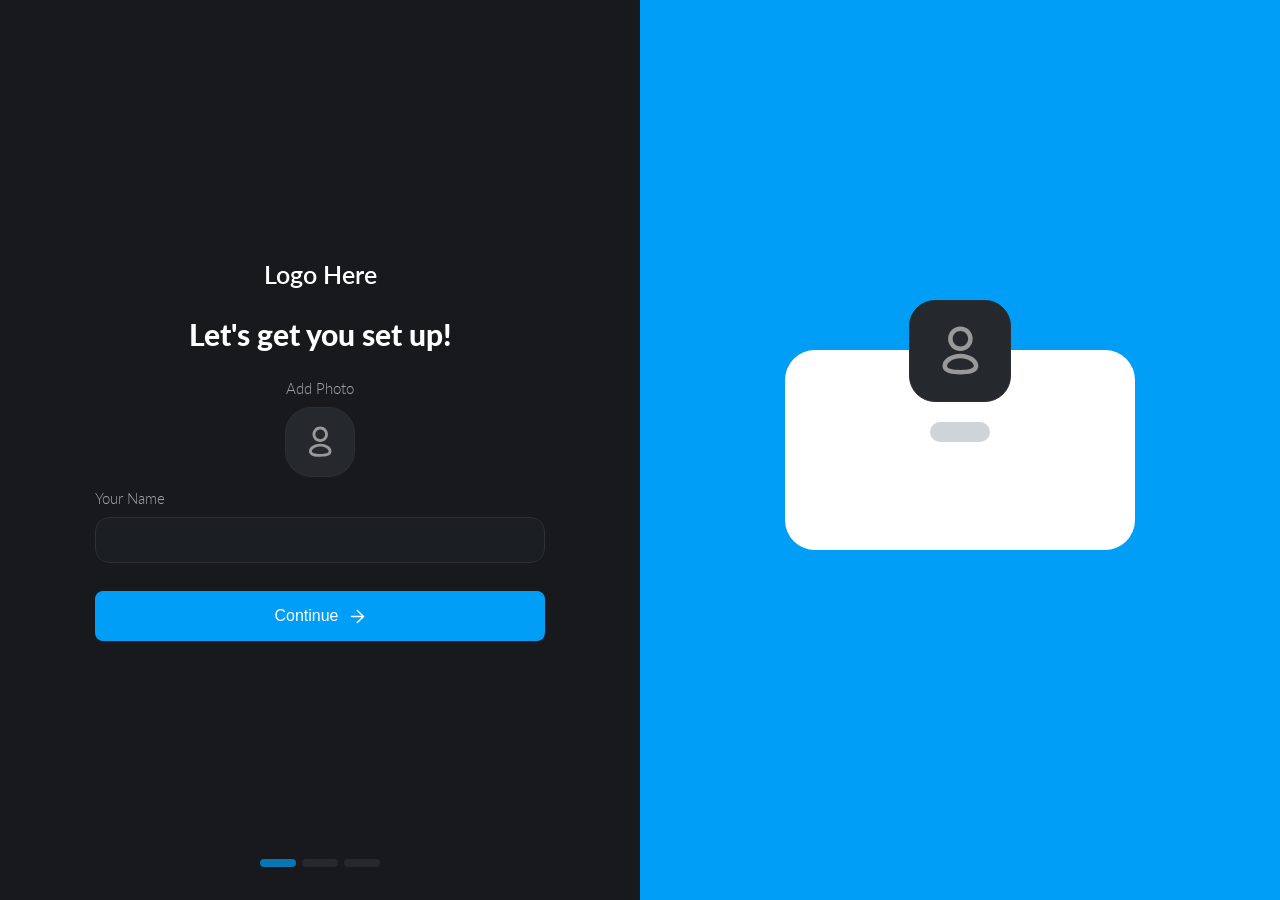
<file: onboarding.html>
<!DOCTYPE html>
<html lang="en">
<head>
    <meta charset="UTF-8">
    <meta name="viewport" content="width=device-width, initial-scale=1.0">
    <title>Dissertation :: Onboarding</title>

    <!-- google font cdn -->
    <link rel="preconnect" href="https://fonts.googleapis.com">
    <link rel="preconnect" href="https://fonts.gstatic.com" crossorigin>
    <link href="https://fonts.googleapis.com/css2?family=Lato:ital,wght@0,100;0,300;0,400;0,700;0,900;1,100;1,300;1,400;1,700;1,900&display=swap" rel="stylesheet">
    <!-- splide cdn -->
    <link href="https://cdn.jsdelivr.net/npm/@splidejs/splide@4.1.4/dist/css/splide.min.css" rel="stylesheet">
    <!-- onbarding stylesheet -->
    <link rel="stylesheet" href="assets/css/onboarding.css">
</head>
<body>
    <!-- onboarding -->
    <section class="onboarding-wrap">
        <div class="cantainer">
            <div class="grid2">
                <!-- onboarding edit -->
                <div class="col">
                    <div class="onbarding-editing">
                        <section class="splide onboarding-scroll" aria-label="Splide Basic HTML Example">
                            <div class="splide__track">
                                <ul class="splide__list">
                                    <!-- onbarding step 1 -->
                                    <li class="splide__slide">
                                        <div class="onboarding-step onboarding-step1">
                                            <!-- logo -->
                                            <div class="logo-wrap">
                                                <span>Logo Here</span>
                                            </div>
                                            <!-- heading -->
                                            <div class="heading-wrap">
                                                <span>Let's get you set up!</span>
                                            </div>
                                            <!-- all fields -->
                                            <div class="fields-wrap">
                                                <!-- field wrap -->
                                                <div class="field rs-user-photo-wrapper">
                                                    <div class="label-wrap">
                                                        <label for="user photo">Add Photo</label>
                                                    </div>
                                                    <div class="input-wrap">
                                                        <div class="userImage-sm-wrap user-photo-show">
                                                            <img src="assets/images/profile.svg" alt="user small image">
                                                        </div>
                                                        <input type="file" name="user photo" class="user-photo-selector" accept="image/png, image/gif, image/jpeg">
                                                    </div>
                                                </div>
                                                <!-- field wrap -->
                                                <div class="field">
                                                    <div class="label-wrap">
                                                        <label for="user name">Your Name</label>
                                                    </div>
                                                    <div class="input-wrap">
                                                        <input type="text" name="user name" id="userNameInput">
                                                    </div>
                                                </div>
                                                <!-- submit button wrap -->
                                                <div class="button-wrap">
                                                    <button onclick="SlideMover()">
                                                        <span>Continue</span>
                                                        <svg fill="currentColor" height="20" stroke-width="0" width="20" viewBox="0 0 20 20" xmlns="http://www.w3.org/2000/svg"><path d="M9.10719 2.25085C9.45008 1.91733 10.0071 1.91625 10.3514 2.24843L17.7411 9.39613C17.9068 9.55607 18 9.77338 18 10C18 10.2267 17.9068 10.444 17.7411 10.6039L10.3514 17.7516C10.0071 18.0838 9.45008 18.0827 9.10718 17.7492C8.76429 17.4156 8.76541 16.876 9.10968 16.5438L14.9901 10.8523H2.8798C2.3939 10.8523 2 10.4707 2 10C2 9.52929 2.3939 9.1477 2.8798 9.1477H14.9901L9.10968 3.4562C8.76541 3.12402 8.76429 2.58436 9.10719 2.25085Z" fill-rule="evenodd"></path></svg>
                                                    </button>
                                                </div>
                                            </div>
                                        </div>
                                    </li>
                                    <!-- onbarding step 2 -->
                                    <li class="splide__slide">
                                        <div class="onboarding-step onboarding-step2">
                                            <!-- logo -->
                                            <div class="logo-wrap">
                                                <span>Logo Here</span>
                                            </div>
                                            <!-- heading -->
                                            <div class="heading-wrap">
                                                <span>How will you use dissertation?</span>
                                            </div>
                                            <!-- all fields -->
                                            <div class="fields-wrap rs-radio-btn-wrap">
                                                <!-- field wrap -->
                                                <div class="field">
                                                    <div class="label-wrap">
                                                        <label for="for_work">For work</label>
                                                    </div>
                                                    <div class="input-wrap">
                                                        <input type="radio" id="for_work" name="WhyYouHere" value="For work" onchange="RadioButtonChecked(this)">
                                                    </div>
                                                </div>
                                                <!-- field wrap -->
                                                <div class="field">
                                                    <div class="label-wrap">
                                                        <label for="for_education">For education</label><br>
                                                    </div>
                                                    <div class="input-wrap">
                                                        <input type="radio" id="for_education" name="WhyYouHere" value="For education" onchange="RadioButtonChecked(this)">
                                                    </div>
                                                </div>
                                                <!-- field wrap -->
                                                <div class="field">
                                                    <div class="label-wrap">
                                                        <label for="for_personal_use">For personal use</label>
                                                    </div>
                                                    <div class="input-wrap">
                                                        <input type="radio" id="for_personal_use" name="WhyYouHere" value="For personal use" onchange="RadioButtonChecked(this)">
                                                    </div>
                                                </div>
                                                <!-- submit button wrap -->
                                                <div class="button-wrap">
                                                    <button onclick="SlideMover()">
                                                        <span>Continue</span>
                                                        <svg fill="currentColor" height="20" stroke-width="0" width="20" viewBox="0 0 20 20" xmlns="http://www.w3.org/2000/svg"><path d="M9.10719 2.25085C9.45008 1.91733 10.0071 1.91625 10.3514 2.24843L17.7411 9.39613C17.9068 9.55607 18 9.77338 18 10C18 10.2267 17.9068 10.444 17.7411 10.6039L10.3514 17.7516C10.0071 18.0838 9.45008 18.0827 9.10718 17.7492C8.76429 17.4156 8.76541 16.876 9.10968 16.5438L14.9901 10.8523H2.8798C2.3939 10.8523 2 10.4707 2 10C2 9.52929 2.3939 9.1477 2.8798 9.1477H14.9901L9.10968 3.4562C8.76541 3.12402 8.76429 2.58436 9.10719 2.25085Z" fill-rule="evenodd"></path></svg>
                                                    </button>
                                                </div>
                                            </div>
                                        </div>
                                    </li>
                                    <!-- onbarding step 3 -->
                                    <li class="splide__slide">
                                        <div class="onboarding-step onboarding-step3">
                                            <!-- logo -->
                                            <div class="logo-wrap">
                                                <span>Logo Here</span>
                                            </div>
                                            <!-- heading -->
                                            <div class="heading-wrap">
                                                <span>Thanks For Joining Us</span>
                                            </div>
                                            <!-- all fields -->
                                            <div class="fields-wrap">
                                                <!-- submit button wrap -->
                                                <div class="button-wrap">
                                                    <button onclick="DashBoardRedirection()">
                                                        <span>Get Started</span>
                                                        <svg fill="currentColor" height="20" stroke-width="0" width="20" viewBox="0 0 20 20" xmlns="http://www.w3.org/2000/svg"><path d="M9.10719 2.25085C9.45008 1.91733 10.0071 1.91625 10.3514 2.24843L17.7411 9.39613C17.9068 9.55607 18 9.77338 18 10C18 10.2267 17.9068 10.444 17.7411 10.6039L10.3514 17.7516C10.0071 18.0838 9.45008 18.0827 9.10718 17.7492C8.76429 17.4156 8.76541 16.876 9.10968 16.5438L14.9901 10.8523H2.8798C2.3939 10.8523 2 10.4707 2 10C2 9.52929 2.3939 9.1477 2.8798 9.1477H14.9901L9.10968 3.4562C8.76541 3.12402 8.76429 2.58436 9.10719 2.25085Z" fill-rule="evenodd"></path></svg>
                                                    </button>
                                                </div>
                                            </div>
                                        </div>
                                    </li>
                                </ul>
                            </div>
                        </section>
                    </div>
                </div>
                <!-- onboarding view -->
                <div class="col">
                    <div class="onboarding-view">
                        <div class="view-box">
                            <div class="userImage-wrap">
                                <img src="assets/images/profile.svg" alt="user profile image" class="user-photo-full">
                            </div>
                            <div class="userName-wrap">
                                <span class="rs-capsule" id="userNameInputShow"></span>
                            </div>
                            <div class="dissertationUseFor-wrap">
                                <span class="rs-capsule rs-hide" id="whyYouHereShow"></span>
                            </div>
                        </div>
                    </div>
                </div>
            </div>
        </div>
    </section>
    <!-- splide cdn -->
    <script src="https://cdn.jsdelivr.net/npm/@splidejs/splide@4.1.4/dist/js/splide.min.js"></script>
    <!-- script -->
    <script src="assets/js/onboarding.js"></script>
</body>
</html>
</file>
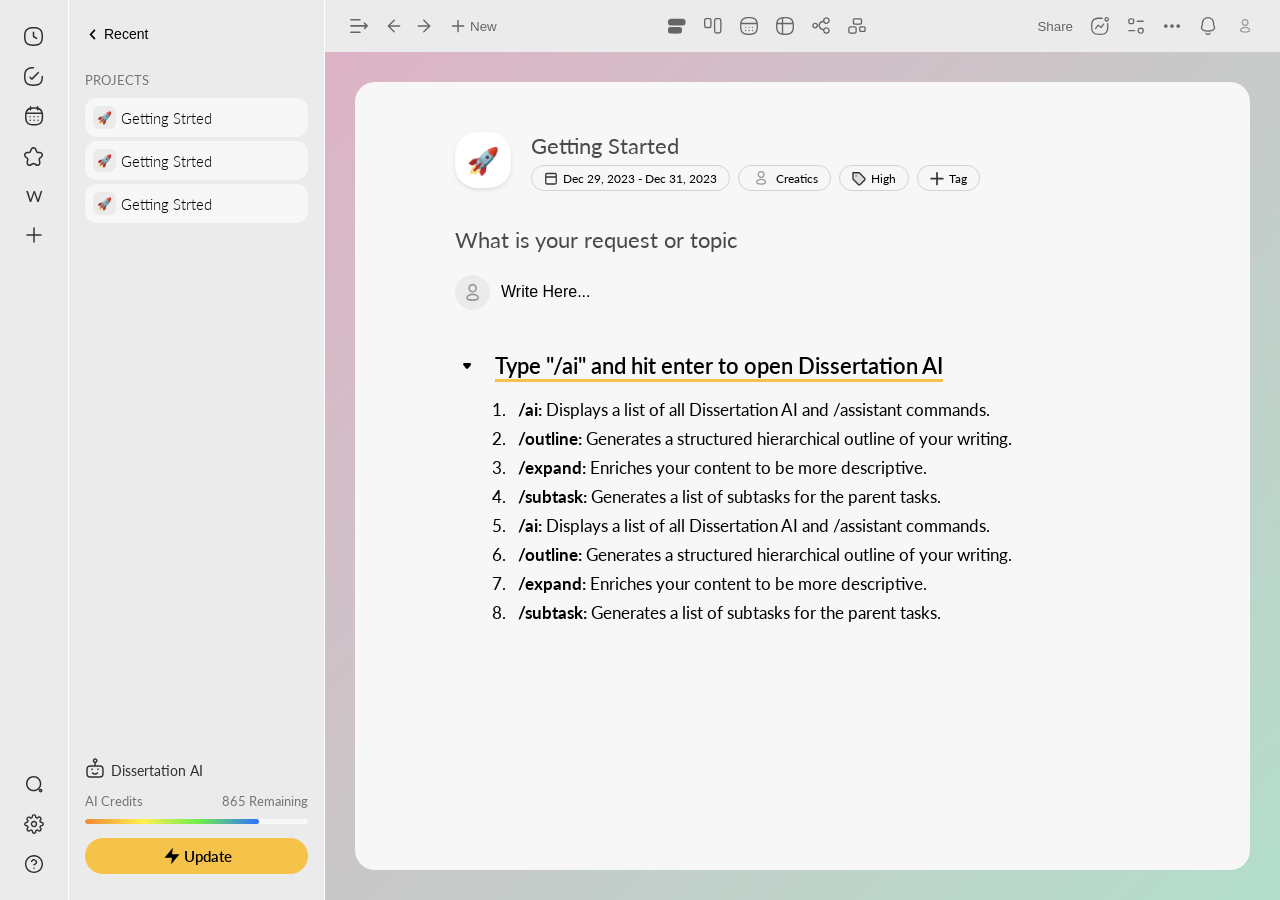
<file: workspace.html>
<!DOCTYPE html>
<html lang="en">
<head>
    <meta charset="UTF-8">
    <meta name="viewport" content="width=device-width, initial-scale=1.0">
    <title>Getting Started :: Dissertation</title>

    <!-- google font cdn -->
    <link rel="preconnect" href="https://fonts.googleapis.com">
    <link rel="preconnect" href="https://fonts.gstatic.com" crossorigin>
    <link href="https://fonts.googleapis.com/css2?family=Lato:ital,wght@0,100;0,300;0,400;0,700;0,900;1,100;1,300;1,400;1,700;1,900&display=swap" rel="stylesheet">
    <!-- workspace stylesheet -->
    <link rel="stylesheet" href="assets/css/workspace.css">
</head>
<body>
    <section class="rs-workspace-wrap">
        <div class="cantainer">
            <div class="rs-grid2">
                <!-- main sidebar -->
                <div class="col rs-sidebar">
                    <!-- icon bar -->
                    <div class="rs-iconbar">
                        <!-- top menus -->
                        <div class="rs-menu-wrap rs-top-menu">
                            <ul>
                                <li>
                                    <a href="#" class="tooltip">
                                        <svg fill="currentColor" height="20" stroke-width="0" width="20" viewBox="0 0 20 20" xmlns="http://www.w3.org/2000/svg"><path d="M2.13391 3.13391C3.72356 1.54426 6.17739 1 9.5 1C12.8226 1 15.2764 1.54426 16.8661 3.13391C18.4557 4.72356 19 7.17739 19 10.5C19 13.8226 18.4557 16.2764 16.8661 17.8661C15.2764 19.4557 12.8226 20 9.5 20C6.17739 20 3.72356 19.4557 2.13391 17.8661C0.544261 16.2764 0 13.8226 0 10.5C0 7.17739 0.544261 4.72356 2.13391 3.13391ZM3.19457 4.19457C2.04973 5.33941 1.5 7.26059 1.5 10.5C1.5 13.7394 2.04973 15.6606 3.19457 16.8054C4.33941 17.9503 6.26059 18.5 9.5 18.5C12.7394 18.5 14.6606 17.9503 15.8054 16.8054C16.9503 15.6606 17.5 13.7394 17.5 10.5C17.5 7.26059 16.9503 5.33941 15.8054 4.19457C14.6606 3.04973 12.7394 2.5 9.5 2.5C6.26059 2.5 4.33941 3.04973 3.19457 4.19457ZM9.49915 5.62C9.91336 5.62 10.2491 5.95579 10.2491 6.37V10.0694L13.0911 11.7648C13.4468 11.977 13.5632 12.4374 13.3509 12.7932C13.1387 13.1489 12.6783 13.2652 12.3226 13.053L9.1149 11.1394C8.88807 11.004 8.74915 10.7594 8.74915 10.4953V6.37C8.74915 5.95579 9.08493 5.62 9.49915 5.62Z" fill-rule="evenodd"></path></svg>
                                        <span class="tooltiptext">Recent</span>
                                    </a>
                                </li>
                                <li>
                                    <a href="#" class="tooltip">
                                        <svg fill="currentColor" height="20" stroke-width="0" width="20" viewBox="0 0 20 20" xmlns="http://www.w3.org/2000/svg"><path d="M2.13391 3.13391C3.72356 1.54426 6.17739 1 9.5 1C9.91421 1 10.25 1.33579 10.25 1.75C10.25 2.16421 9.91421 2.5 9.5 2.5C6.26059 2.5 4.33941 3.04973 3.19457 4.19457C2.04973 5.33941 1.5 7.26059 1.5 10.5C1.5 13.7394 2.04973 15.6606 3.19457 16.8054C4.33941 17.9503 6.26059 18.5 9.5 18.5C12.7394 18.5 14.6606 17.9503 15.8054 16.8054C16.9503 15.6606 17.5 13.7394 17.5 10.5C17.5 10.0858 17.8358 9.75 18.25 9.75C18.6642 9.75 19 10.0858 19 10.5C19 13.8226 18.4557 16.2764 16.8661 17.8661C15.2764 19.4557 12.8226 20 9.5 20C6.17739 20 3.72356 19.4557 2.13391 17.8661C0.544261 16.2764 0 13.8226 0 10.5C0 7.17739 0.544261 4.72356 2.13391 3.13391ZM14.9262 6.06272C15.2192 6.35557 15.2192 6.83044 14.9264 7.12338L8.40124 13.6504C8.26053 13.7912 8.06963 13.8702 7.87059 13.8701C7.67156 13.8701 7.48071 13.7909 7.34009 13.6501L5.55036 11.8575C5.2577 11.5644 5.25807 11.0895 5.5512 10.7968C5.84432 10.5042 6.3192 10.5045 6.61186 10.7977L7.87118 12.059L13.8656 6.06287C14.1584 5.76993 14.6333 5.76987 14.9262 6.06272Z" fill-rule="evenodd"></path></svg>
                                        <span class="tooltiptext">My Tasks</span>
                                    </a>
                                </li>
                                <li>
                                    <a href="#" class="tooltip">
                                        <svg fill="currentColor" height="20" stroke-width="0" width="20" viewBox="0 0 20 20" xmlns="http://www.w3.org/2000/svg"><path d="M6.4974 0C6.91161 0 7.2474 0.335786 7.2474 0.75V1.49C8.10937 1.36186 9.0592 1.30635 10.0966 1.30635C11.1376 1.30635 12.0905 1.36224 12.9548 1.4913V0.75C12.9548 0.335786 13.2906 0 13.7048 0C14.1191 0 14.4548 0.335786 14.4548 0.75V1.81816C15.534 2.14121 16.432 2.63554 17.1482 3.35162C18.675 4.87814 19.1941 7.23117 19.1941 10.4029C19.1941 13.5747 18.675 15.9277 17.1482 17.4542C15.6215 18.9807 13.2683 19.4995 10.0966 19.4995C6.9253 19.4995 4.57231 18.9807 3.04568 17.4542C1.51903 15.9277 1 13.5747 1 10.4029C1 7.23117 1.51903 4.87815 3.04568 3.35164C3.76372 2.63366 4.66457 2.13861 5.7474 1.81561V0.75C5.7474 0.335786 6.08318 0 6.4974 0ZM5.7474 3.3965C5.0661 3.65107 4.52964 3.98903 4.10629 4.41234C3.58564 4.93295 3.19408 5.62464 2.92794 6.54649H17.2661C17 5.62465 16.6084 4.93297 16.0877 4.41237C15.666 3.9908 15.1322 3.65389 14.4548 3.39968V3.68579C14.4548 4.10001 14.1191 4.43579 13.7048 4.43579C13.2906 4.43579 12.9548 4.10001 12.9548 3.68579V3.01019C12.1489 2.87379 11.2043 2.80635 10.0966 2.80635C8.99299 2.80635 8.05131 2.8733 7.2474 3.00872V3.68579C7.2474 4.10001 6.91161 4.43579 6.4974 4.43579C6.08318 4.43579 5.7474 4.10001 5.7474 3.68579V3.3965ZM17.5639 8.04649H2.63014C2.54312 8.73602 2.5 9.51733 2.5 10.4029C2.5 13.4915 3.02452 15.3118 4.10629 16.3935C5.18808 17.4752 7.00837 17.9995 10.0966 17.9995C13.1853 17.9995 15.0058 17.4752 16.0877 16.3935C17.1695 15.3118 17.6941 13.4916 17.6941 10.4029C17.6941 9.51733 17.6509 8.73602 17.5639 8.04649ZM5.38443 10.8398C5.38443 10.4256 5.72021 10.0898 6.13443 10.0898H6.14253C6.55674 10.0898 6.89253 10.4256 6.89253 10.8398C6.89253 11.254 6.55674 11.5898 6.14253 11.5898H6.13443C5.72021 11.5898 5.38443 11.254 5.38443 10.8398ZM9.35135 10.8398C9.35135 10.4256 9.68713 10.0898 10.1013 10.0898H10.1094C10.5237 10.0898 10.8594 10.4256 10.8594 10.8398C10.8594 11.254 10.5237 11.5898 10.1094 11.5898H10.1013C9.68713 11.5898 9.35135 11.254 9.35135 10.8398ZM13.3108 10.8398C13.3108 10.4256 13.6466 10.0898 14.0608 10.0898H14.0689C14.4831 10.0898 14.8189 10.4256 14.8189 10.8398C14.8189 11.254 14.4831 11.5898 14.0689 11.5898H14.0608C13.6466 11.5898 13.3108 11.254 13.3108 10.8398ZM5.38443 14.3066C5.38443 13.8924 5.72021 13.5566 6.13443 13.5566H6.14253C6.55674 13.5566 6.89253 13.8924 6.89253 14.3066C6.89253 14.7208 6.55674 15.0566 6.14253 15.0566H6.13443C5.72021 15.0566 5.38443 14.7208 5.38443 14.3066ZM9.35135 14.3066C9.35135 13.8924 9.68713 13.5566 10.1013 13.5566H10.1094C10.5237 13.5566 10.8594 13.8924 10.8594 14.3066C10.8594 14.7208 10.5237 15.0566 10.1094 15.0566H10.1013C9.68713 15.0566 9.35135 14.7208 9.35135 14.3066ZM13.3108 14.3066C13.3108 13.8924 13.6466 13.5566 14.0608 13.5566H14.0689C14.4831 13.5566 14.8189 13.8924 14.8189 14.3066C14.8189 14.7208 14.4831 15.0566 14.0689 15.0566H14.0608C13.6466 15.0566 13.3108 14.7208 13.3108 14.3066Z" fill-rule="evenodd"></path></svg>
                                        <span class="tooltiptext">Calender</span>
                                    </a>
                                </li>
                                <li>
                                    <a href="#" class="tooltip">
                                        <svg fill="currentColor" height="20" stroke-width="0" width="20" viewBox="0 0 20 20" xmlns="http://www.w3.org/2000/svg"><path d="M0.0905412 8.24069L0.0907408 8.23984C0.330139 7.22297 0.992199 6.58848 1.75133 6.25134C2.41246 5.95771 3.14537 5.88904 3.669 5.8545C3.88979 5.83994 4.07934 5.83071 4.24953 5.82243C4.56676 5.807 4.81669 5.79484 5.07617 5.75745C5.26574 5.73014 5.36088 5.69942 5.39842 5.68546C5.471 5.59368 5.58578 5.40184 5.74527 5.03361C5.83143 4.83469 5.91565 4.62149 6.01189 4.37786L6.0127 4.37581C6.10579 4.14016 6.2102 3.87596 6.32305 3.61673C6.53919 3.12026 6.84417 2.49997 7.30757 1.99538C7.81332 1.44466 8.54163 1 9.5023 1C10.4629 1 11.1912 1.44462 11.697 1.9952C12.1605 2.49972 12.4656 3.11994 12.6819 3.61642C12.7948 3.87565 12.8993 4.13986 12.9924 4.37553L12.9934 4.37805C13.0897 4.6215 13.1739 4.83456 13.26 5.03338C13.4197 5.4019 13.5346 5.59383 13.6073 5.68561C13.6448 5.69956 13.7398 5.7302 13.929 5.75746C14.1884 5.79484 14.4383 5.807 14.7556 5.82243C14.9257 5.83071 15.1153 5.83994 15.3361 5.8545C15.8597 5.88904 16.5926 5.95771 17.2538 6.25137C18.013 6.58861 18.675 7.22334 18.914 8.24052L18.9141 8.24069C19.3731 10.1958 17.9724 11.4184 17.2758 12.0074C17.1393 12.1228 17.0181 12.2227 16.908 12.3135C16.6569 12.5204 16.4639 12.6794 16.2804 12.8656C16.0399 13.1098 16.0038 13.2256 15.9982 13.2513C15.972 13.3706 15.9692 13.5934 16.0519 14.0095C16.0912 14.2075 16.1429 14.4179 16.2044 14.6593C16.2139 14.6967 16.2238 14.7352 16.2338 14.7745C16.2856 14.9768 16.3433 15.2024 16.3934 15.4235C16.5091 15.9337 16.6334 16.6134 16.5426 17.3072C16.4419 18.077 16.0808 18.8294 15.3307 19.3952L15.3302 19.3956C14.5536 19.9808 13.701 20.0952 12.9205 19.932C12.2318 19.7881 11.6265 19.4336 11.1956 19.1614C10.9865 19.0293 10.8176 18.9171 10.6663 18.8164C10.4364 18.6637 10.2468 18.5377 10.0179 18.4096C9.67272 18.2165 9.52929 18.1997 9.5023 18.1997C9.4753 18.1997 9.33187 18.2165 8.98674 18.4096C8.75778 18.5377 8.56821 18.6637 8.33834 18.8164C8.18694 18.9171 8.01807 19.0293 7.80895 19.1614C7.37813 19.4336 6.77279 19.7881 6.08412 19.932C5.30364 20.0952 4.45099 19.9808 3.67438 19.3956L3.67389 19.3952C2.92365 18.8294 2.56264 18.0768 2.46205 17.3069C2.37142 16.6131 2.49586 15.9334 2.61156 15.4233C2.66163 15.2025 2.71929 14.9772 2.771 14.7752C2.78114 14.7356 2.79105 14.6969 2.80063 14.6592C2.86209 14.4179 2.91377 14.2076 2.9531 14.0096C3.03573 13.5937 3.03276 13.3711 3.00658 13.2522L3.00622 13.2505C3.00068 13.2252 2.96495 13.1096 2.7245 12.8655C2.54109 12.6793 2.348 12.5203 2.09667 12.3132C1.98669 12.2226 1.86556 12.1228 1.7292 12.0075C1.03281 11.4187 -0.368588 10.196 0.0905412 8.24069ZM1.55082 8.58358C1.81882 7.44522 3.04319 7.38457 4.23941 7.32532C5.12067 7.28166 5.98665 7.23877 6.44374 6.76629C6.84507 6.35144 7.12066 5.65379 7.40202 4.94154C7.87607 3.74149 8.36649 2.5 9.5023 2.5C10.6382 2.5 11.129 3.74168 11.6034 4.94182C11.8848 5.65397 12.1606 6.35149 12.5618 6.76629C13.0185 7.23877 13.8844 7.28166 14.7657 7.32532C15.9619 7.38457 17.1863 7.44523 17.4538 8.58358C17.7166 9.70278 16.8662 10.4036 16.0107 11.1085C15.3543 11.6495 14.6948 12.1929 14.5331 12.9297C14.3856 13.6017 14.585 14.3814 14.7821 15.1519C15.0827 16.3272 15.3778 17.4809 14.4275 18.1976C13.5031 18.8942 12.5372 18.2552 11.5613 17.6095C10.8763 17.1562 10.1863 16.6997 9.5023 16.6997C8.8183 16.6997 8.12833 17.1562 7.44327 17.6095C6.46739 18.2552 5.50149 18.8942 4.57712 18.1976C3.62707 17.4811 3.92212 16.3278 4.22271 15.1528C4.4199 14.3821 4.61948 13.602 4.47151 12.9297C4.31016 12.1928 3.65059 11.6493 2.99396 11.1083C2.13851 10.4034 1.28806 9.70263 1.55082 8.58358Z" fill-rule="evenodd"></path></svg>
                                        <span class="tooltiptext">Starred</span>
                                    </a>
                                </li>
                                <li>
                                    <a href="#" class="tooltip">
                                        W
                                        <span class="tooltiptext">Workspace</span>
                                    </a>
                                </li>
                                <li>
                                    <a href="#" class="tooltip">
                                        <svg fill="currentColor" height="20" stroke-width="0" width="20" viewBox="0 0 20 20" xmlns="http://www.w3.org/2000/svg"><path d="M9.99999 2.27661C10.3995 2.27661 10.7234 2.60051 10.7234 3.00005V9.27661H17C17.3995 9.27661 17.7234 9.60051 17.7234 10.0001C17.7234 10.3996 17.3995 10.7235 17 10.7235H10.7234V17.0001C10.7234 17.3996 10.3995 17.7235 9.99999 17.7235C9.60045 17.7235 9.27655 17.3996 9.27655 17.0001V10.7235H2.99999C2.60045 10.7235 2.27655 10.3996 2.27655 10.0001C2.27655 9.60051 2.60045 9.27661 2.99999 9.27661H9.27655V3.00005C9.27655 2.60051 9.60045 2.27661 9.99999 2.27661Z" fill-rule="evenodd"></path></svg>
                                        <span class="tooltiptext">New Workspace</span>
                                    </a>
                                </li>
                            </ul>
                        </div>
                        <!-- bottom menus -->
                        <div class="rs-menu-wrap rs-bottom-menu">
                            <ul>
                                <li>
                                    <a href="#" class="tooltip">
                                        <svg fill="currentColor" height="20" stroke-width="0" width="20" viewBox="0 0 20 20" xmlns="http://www.w3.org/2000/svg"><path d="M9.65587 3.5C6.25567 3.5 3.5 6.25565 3.5 9.65576C3.5 13.0559 6.25567 15.8115 9.65587 15.8115C13.0554 15.8115 15.8117 13.0558 15.8117 9.65576C15.8117 6.2557 13.0554 3.5 9.65587 3.5ZM2 9.65576C2 5.4272 5.42727 2 9.65587 2C13.8836 2 17.3117 5.42714 17.3117 9.65576C17.3117 13.8844 13.8836 17.3115 9.65587 17.3115C5.42727 17.3115 2 13.8843 2 9.65576ZM16.6122 16.2237C16.3976 16.2237 16.2237 16.3984 16.2237 16.6115C16.2237 16.8261 16.3976 17 16.6122 17C16.8261 17 17 16.8268 17 16.6115C17 16.3977 16.8261 16.2237 16.6122 16.2237ZM14.7237 16.6115C14.7237 15.5692 15.5699 14.7237 16.6122 14.7237C17.6552 14.7237 18.5 15.5699 18.5 16.6115C18.5 17.6545 17.6552 18.5 16.6122 18.5C15.5699 18.5 14.7237 17.6552 14.7237 16.6115Z" fill-rule="evenodd"></path></svg>
                                        <span class="tooltiptext">Search</span>
                                    </a>
                                </li>
                                <li>
                                    <a href="#" class="tooltip">
                                        <svg fill="currentColor" height="20" stroke-width="0" width="20" viewBox="0 0 20 20" xmlns="http://www.w3.org/2000/svg"><path d="M10.667 1.85729C10.3076 1.49791 9.69241 1.49791 9.33304 1.85729C9.1973 1.99303 9.15138 2.13582 9.11013 2.46021C9.10618 2.49129 9.1023 2.52556 9.09811 2.56261C9.06339 2.86956 9.00708 3.36734 8.70791 3.81908C8.2256 4.54737 7.30719 4.87676 6.50377 4.73109C6.03952 4.64691 5.71651 4.40191 5.50436 4.23172C5.46874 4.20314 5.43645 4.17704 5.40689 4.15315C5.2356 4.01469 5.15576 3.95016 5.0487 3.90578C4.30066 3.59569 3.50477 4.39157 3.81486 5.13961C3.85925 5.24667 3.92378 5.32651 4.06223 5.4978C4.08613 5.52736 4.11223 5.55965 4.14081 5.59528C4.31099 5.80742 4.556 6.13044 4.64017 6.59469C4.78831 7.41169 4.43916 8.27326 3.76361 8.75643C3.3221 9.07221 2.82756 9.14207 2.52219 9.1852C2.48919 9.18986 2.45841 9.19421 2.43013 9.19852C2.10157 9.24865 1.96092 9.29607 1.83304 9.42395C1.47367 9.78333 1.47367 10.3985 1.83304 10.7579C1.96878 10.8936 2.11158 10.9395 2.43596 10.9808C2.46704 10.9847 2.50131 10.9886 2.53836 10.9928C2.84531 11.0275 3.34309 11.0838 3.79484 11.383C4.48851 11.8424 4.85532 12.7016 4.70684 13.5205C4.62266 13.9847 4.37766 14.3077 4.20747 14.5199C4.17889 14.5555 4.15279 14.5878 4.1289 14.6174C3.99045 14.7886 3.92591 14.8685 3.88153 14.9755C3.83406 15.0901 3.80963 15.2128 3.80963 15.3367C3.80963 15.9895 4.51291 16.4591 5.11536 16.2094C5.22243 16.165 5.30226 16.1005 5.47355 15.962C5.50312 15.9381 5.53541 15.912 5.57103 15.8834C5.78318 15.7132 6.10619 15.4682 6.57044 15.3841C7.38744 15.2359 8.24901 15.5851 8.73218 16.2606C9.04797 16.7021 9.11782 17.1967 9.16095 17.5021C9.16562 17.5351 9.16996 17.5658 9.17428 17.5941C9.2244 17.9227 9.27183 18.0633 9.39971 18.1912C9.5766 18.3681 9.81651 18.4675 10.0667 18.4675C10.3168 18.4675 10.5567 18.3681 10.7336 18.1912C10.8694 18.0555 10.9153 17.9127 10.9565 17.5883C10.9605 17.5572 10.9644 17.5229 10.9686 17.4859C11.0033 17.1789 11.0596 16.6812 11.3588 16.2294C11.8181 15.5357 12.6774 15.1689 13.4962 15.3174C13.9605 15.4016 14.2835 15.6466 14.4956 15.8168C14.5313 15.8453 14.5635 15.8714 14.5931 15.8953C14.7644 16.0338 14.8442 16.0983 14.9513 16.1427C15.6993 16.4528 16.4952 15.6569 16.1851 14.9089C16.1408 14.8018 16.0762 14.722 15.9378 14.5507C15.9139 14.5211 15.8878 14.4888 15.8592 14.4532C15.689 14.2411 15.444 13.9181 15.3598 13.4538C15.2113 12.6349 15.5782 11.7757 16.2718 11.3163C16.7084 11.0272 17.1889 10.965 17.4854 10.9266C17.5217 10.9219 17.5553 10.9175 17.5857 10.9132C17.8984 10.8682 18.0364 10.8217 18.167 10.6912C18.5263 10.3318 18.5263 9.71666 18.167 9.35729C18.0312 9.22154 17.8884 9.17562 17.564 9.13438C17.533 9.13042 17.4987 9.12655 17.4616 9.12236C17.1547 9.08763 16.6569 9.03132 16.2052 8.73216C15.4769 8.24985 15.1475 7.33144 15.2932 6.52802C15.3773 6.06377 15.6223 5.74076 15.7925 5.52861C15.8211 5.49298 15.8472 5.46069 15.8711 5.43113C16.0096 5.25984 16.0741 5.18001 16.1185 5.07294C16.4286 4.32491 15.6327 3.52902 14.8846 3.83911C14.7776 3.88349 14.6977 3.94803 14.5264 4.08648C14.4969 4.11037 14.4646 4.13647 14.429 4.16505C14.2168 4.33524 13.8938 4.58024 13.4296 4.66442C12.6107 4.8129 11.7515 4.44609 11.2921 3.75242C11.003 3.31587 10.9407 2.83533 10.9023 2.53887C10.8976 2.50252 10.8933 2.46892 10.8889 2.43852C10.844 2.12583 10.7975 1.98783 10.667 1.85729ZM8.30994 0.834183C9.23435 -0.0902355 10.7656 -0.0902354 11.6901 0.834183C12.1689 1.31305 12.2669 1.85571 12.3211 2.23281C12.3257 2.26465 12.33 2.29495 12.3341 2.32383C12.3831 2.66807 12.4032 2.80976 12.4984 2.95352C12.6386 3.16511 12.9219 3.28598 13.1714 3.24075C13.2591 3.22486 13.3433 3.18107 13.5236 3.03645C13.5431 3.02079 13.5649 3.00278 13.589 2.98295C13.7504 2.84988 14.0111 2.63494 14.3306 2.50252C16.2697 1.69865 18.2589 3.68784 17.4551 5.62701C17.3226 5.94646 17.1077 6.20717 16.9746 6.36858C16.9548 6.39264 16.9368 6.41449 16.9211 6.434C16.7765 6.61428 16.7327 6.69852 16.7168 6.78616C16.6644 7.07528 16.8029 7.39259 17.0041 7.52582C17.1526 7.62419 17.2995 7.6427 17.6596 7.68806C17.6873 7.69155 17.7162 7.69519 17.7466 7.69905C18.1352 7.74846 18.6962 7.84031 19.1901 8.33418C20.1145 9.2586 20.1145 10.7899 19.1901 11.7143C18.7112 12.1932 18.1685 12.2912 17.7914 12.3453C17.7596 12.3499 17.7293 12.3542 17.7004 12.3583C17.3562 12.4073 17.2145 12.4275 17.0707 12.5227C16.8591 12.6628 16.7383 12.9462 16.7835 13.1957C16.7994 13.2833 16.8432 13.3675 16.9878 13.5478C17.0035 13.5673 17.0215 13.5892 17.0413 13.6132C17.1744 13.7746 17.3893 14.0354 17.5217 14.3548C18.3256 16.294 16.3364 18.2832 14.3972 17.4793C14.0778 17.3469 13.8171 17.1319 13.6557 16.9989C13.6316 16.979 13.6098 16.961 13.5902 16.9454C13.41 16.8008 13.3257 16.757 13.2381 16.7411C12.9886 16.6958 12.7052 16.8167 12.5651 17.0283C12.4667 17.1768 12.4482 17.3237 12.4029 17.6839C12.3994 17.7115 12.3957 17.7405 12.3919 17.7708C12.3424 18.1594 12.2506 18.7204 11.7567 19.2143C11.3085 19.6625 10.7006 19.9144 10.0667 19.9144C9.43277 19.9144 8.82484 19.6625 8.3766 19.2143C7.89785 18.7356 7.8006 18.1837 7.74394 17.8123L7.73877 17.7784C7.68015 17.3938 7.65752 17.2452 7.55533 17.1024C7.39784 16.8822 7.09519 16.7594 6.82858 16.8077C6.74094 16.8236 6.6567 16.8674 6.47642 17.012C6.45691 17.0277 6.43506 17.0457 6.41101 17.0655C6.2496 17.1986 5.98889 17.4135 5.66944 17.546C4.11362 18.1909 2.36274 17.0201 2.36274 15.3367C2.36274 15.0226 2.42465 14.7116 2.54494 14.4215C2.67736 14.102 2.8923 13.8413 3.02537 13.6799C3.0452 13.6559 3.06322 13.634 3.07887 13.6145C3.2235 13.4342 3.26728 13.35 3.28317 13.2623C3.3284 13.0128 3.20753 12.7295 2.99594 12.5893C2.8474 12.491 2.70051 12.4725 2.34039 12.4271C2.3127 12.4236 2.28375 12.42 2.25344 12.4161C1.86485 12.3667 1.30381 12.2748 0.809937 11.781C-0.114482 10.8566 -0.114482 9.32527 0.809937 8.40085C1.28869 7.9221 1.84056 7.82484 2.21192 7.76819C2.22343 7.76643 2.23474 7.76471 2.24586 7.76301C2.63048 7.7044 2.77901 7.68176 2.92189 7.57958C3.14209 7.42208 3.26484 7.11943 3.2165 6.85282C3.20061 6.76519 3.15683 6.68095 3.0122 6.50066C2.99655 6.48115 2.97853 6.45931 2.9587 6.43525C2.82563 6.27384 2.61069 6.01313 2.47827 5.69368C1.67441 3.75451 3.6636 1.76532 5.60277 2.56918C5.92222 2.70161 6.18293 2.91654 6.34434 3.04962C6.36839 3.06945 6.39024 3.08746 6.40975 3.10311C6.59004 3.24774 6.67428 3.29152 6.76191 3.30741C7.05103 3.35984 7.36835 3.22136 7.50157 3.02018C7.59995 2.87164 7.61845 2.72475 7.66381 2.36464C7.6673 2.33695 7.67095 2.308 7.6748 2.27769C7.72422 1.88909 7.81606 1.32806 8.30994 0.834183ZM10 8.22338C9.01883 8.22338 8.22344 9.01877 8.22344 9.99994C8.22344 10.9811 9.01883 11.7765 10 11.7765C10.9812 11.7765 11.7766 10.9811 11.7766 9.99994C11.7766 9.01877 10.9812 8.22338 10 8.22338ZM6.77656 9.99994C6.77656 8.21968 8.21974 6.7765 10 6.7765C11.7803 6.7765 13.2234 8.21968 13.2234 9.99994C13.2234 11.7802 11.7803 13.2234 10 13.2234C8.21974 13.2234 6.77656 11.7802 6.77656 9.99994Z" fill-rule="evenodd"></path></svg>
                                        <span class="tooltiptext">Setting</span>
                                    </a>
                                </li>
                                <li>
                                    <a href="#" class="tooltip">
                                        <svg fill="currentColor" height="20" stroke-width="0" width="20" viewBox="0 0 20 20" xmlns="http://www.w3.org/2000/svg"><path d="M10 2.39C5.79719 2.39 2.39012 5.79706 2.39012 9.99989C2.39012 14.2027 5.79719 17.6098 10 17.6098C14.2028 17.6098 17.6099 14.2027 17.6099 9.99989C17.6099 5.79706 14.2028 2.39 10 2.39ZM0.943237 9.99989C0.943237 4.99797 4.99809 0.943115 10 0.943115C15.0019 0.943115 19.0568 4.99797 19.0568 9.99989C19.0568 15.0018 15.0019 19.0567 10 19.0567C4.99809 19.0567 0.943237 15.0018 0.943237 9.99989ZM10.2337 6.57851C9.82018 6.50759 9.39491 6.58529 9.0332 6.79787C8.67149 7.01045 8.39669 7.34418 8.25746 7.73996C8.12488 8.11687 7.71185 8.31493 7.33494 8.18234C6.95804 8.04975 6.75998 7.63673 6.89256 7.25982C7.14518 6.54171 7.64379 5.93618 8.30009 5.55047C8.95638 5.16475 9.72801 5.02376 10.4783 5.15245C11.2286 5.28115 11.9091 5.67123 12.3994 6.2536C12.8895 6.8358 13.1578 7.57263 13.1568 8.33364C13.1566 9.55079 12.2533 10.3644 11.5846 10.8102C11.2283 11.0477 10.8771 11.2228 10.6178 11.3381C10.4871 11.3961 10.3772 11.4401 10.2983 11.4702C10.2588 11.4853 10.2269 11.4969 10.2038 11.5051L10.1759 11.5149L10.1672 11.5178L10.1642 11.5188L10.163 11.5192L10.1626 11.5194C10.1623 11.5195 10.1621 11.5195 9.93335 10.8332L10.1621 11.5195C9.78308 11.6459 9.37338 11.441 9.24703 11.062C9.12084 10.6834 9.32502 10.2743 9.70316 10.1474C9.70325 10.1473 9.70333 10.1473 9.70341 10.1473C9.70348 10.1473 9.70354 10.1473 9.70361 10.1472C9.7037 10.1472 9.70379 10.1472 9.70388 10.1471C9.70395 10.1471 9.70401 10.1471 9.70408 10.1471C9.70412 10.1471 9.70416 10.147 9.7042 10.147C9.70432 10.147 9.70445 10.1469 9.70457 10.1469L9.70514 10.1467L9.71906 10.1418C9.7326 10.137 9.75439 10.1291 9.78323 10.1181C9.84102 10.0961 9.92644 10.062 10.0302 10.0159C10.2396 9.92278 10.5134 9.78537 10.7821 9.60628C11.3634 9.21875 11.7099 8.78251 11.7099 8.33322L11.7099 8.33215C11.7105 7.9126 11.5627 7.50636 11.2925 7.1854C11.0223 6.86443 10.6472 6.64944 10.2337 6.57851ZM13.1568 8.33364C13.1568 8.33386 13.1568 8.33408 13.1568 8.3343L12.4333 8.33322H13.1568C13.1568 8.33336 13.1568 8.3335 13.1568 8.33364ZM9.27657 14.1666C9.27657 13.767 9.60047 13.4431 10 13.4431H10.0083C10.4079 13.4431 10.7318 13.767 10.7318 14.1666C10.7318 14.5661 10.4079 14.89 10.0083 14.89H10C9.60047 14.89 9.27657 14.5661 9.27657 14.1666Z" fill-rule="evenodd"></path></svg>
                                        <span class="tooltiptext">Help</span>
                                    </a>
                                </li>
                            </ul>
                        </div>
                    </div>
                    <!-- textbar -->
                    <div class="rs-textbar">
                        <div class="rs-menu-wrap rs-top-menu">
                            <!-- textbar collapse -->
                            <div class="textbar-collapse-wrap">
                                <button>
                                    <svg fill="currentColor" height="20" stroke-width="0" width="20" viewBox="0 0 20 20" xmlns="http://www.w3.org/2000/svg"><path d="M14 4.645L9.05533 10L14 15.355L12.4777 17L6 10L12.4777 3L14 4.645Z" fill-rule="evenodd"></path></svg>
                                    <span>Recent</span>
                                </button>
                            </div>
                            <!-- projects detail -->
                            <div class="projects-wrap">
                                <!-- heading-wrap -->
                                <div class="heading-wrap">
                                    <span>PROJECTS</span>
                                </div>
                                <!-- menu wrap -->
                                <div class="menu-wrap">
                                    <ul>
                                        <li><a href="#"><span>🚀</span> Getting Strted</a></li>
                                        <li><a href="#"><span>🚀</span> Getting Strted</a></li>
                                        <li><a href="#"><span>🚀</span> Getting Strted</a></li>
                                    </ul>
                                </div>
                            </div>
                        </div>
                        <div class="rs-menu-wrap rs-bottom-menu">
                            <!-- logo -->
                            <div class="logo-wrap">
                                <a href="#">
                                    <svg class="mr-1 scale-90" fill="currentColor" height="20" stroke-width="0" width="20" viewBox="0 0 20 20" xmlns="http://www.w3.org/2000/svg"><path d="M10.173 1.72539C9.64968 1.72539 9.2249 2.15003 9.2249 2.67419C9.2249 3.19835 9.64968 3.62299 10.173 3.62299C10.6966 3.62299 11.1216 3.19812 11.1216 2.67419C11.1216 2.15026 10.6966 1.72539 10.173 1.72539ZM7.7749 2.67419C7.7749 1.34988 8.84821 0.275391 10.173 0.275391C11.4977 0.275391 12.5716 1.34964 12.5716 2.67419C12.5716 3.79941 11.7966 4.744 10.7512 5.00282V7.27556C12.3794 7.27676 13.6713 7.28637 14.6801 7.36343C15.819 7.45043 16.74 7.62937 17.4106 8.09046C18.138 8.59051 18.4491 9.32925 18.5906 10.205C18.725 11.0363 18.7249 12.1158 18.7249 13.4359V13.5648C18.7249 14.885 18.725 15.9644 18.5906 16.7957C18.4491 17.6715 18.138 18.4103 17.4106 18.9103C16.74 19.3714 15.819 19.5504 14.6801 19.6373C13.5275 19.7254 12.0052 19.7254 10.0339 19.7254H9.96588C7.99463 19.7254 6.47233 19.7254 5.31968 19.6373C4.1808 19.5504 3.25984 19.3714 2.58917 18.9103C1.86183 18.4103 1.55073 17.6715 1.40919 16.7957C1.27484 15.9644 1.27487 14.885 1.2749 13.5648V13.436C1.27487 12.1158 1.27484 11.0363 1.40919 10.205C1.55073 9.32925 1.86183 8.59051 2.58917 8.09046C3.25984 7.62937 4.1808 7.45043 5.31968 7.36343C6.33931 7.28555 7.64819 7.27656 9.30122 7.27553V4.90955C8.40767 4.56058 7.7749 3.69103 7.7749 2.67419ZM2.84062 10.4364C2.72715 11.1385 2.7249 12.0999 2.7249 13.5004C2.7249 14.9009 2.72715 15.8623 2.84062 16.5644C2.94908 17.2355 3.13798 17.528 3.41064 17.7155C3.73997 17.9419 4.31901 18.1067 5.43013 18.1916C6.52086 18.2749 7.98767 18.2754 9.9999 18.2754C12.0121 18.2754 13.479 18.2749 14.5697 18.1916C15.6808 18.1067 16.2598 17.9419 16.5892 17.7155C16.8618 17.528 17.0507 17.2355 17.1592 16.5644C17.2727 15.8623 17.2749 14.9009 17.2749 13.5004C17.2749 12.0999 17.2727 11.1385 17.1592 10.4364C17.0507 9.76528 16.8618 9.47277 16.5892 9.28532C16.2598 9.05891 15.6808 8.8941 14.5697 8.80922C13.479 8.7259 12.0121 8.72539 9.9999 8.72539C7.98767 8.72539 6.52086 8.7259 5.43013 8.80922C4.31901 8.8941 3.73997 9.05891 3.41064 9.28532C3.13798 9.47277 2.94908 9.76528 2.84062 10.4364ZM7.02622 10.2754C7.42663 10.2754 7.75122 10.6 7.75122 11.0004V11.5004C7.75122 11.9008 7.42663 12.2254 7.02622 12.2254C6.62581 12.2254 6.30122 11.9008 6.30122 11.5004V11.0004C6.30122 10.6 6.62581 10.2754 7.02622 10.2754ZM13.0262 10.2754C13.4266 10.2754 13.7512 10.6 13.7512 11.0004V11.5004C13.7512 11.9008 13.4266 12.2254 13.0262 12.2254C12.6258 12.2254 12.3012 11.9008 12.3012 11.5004V11.0004C12.3012 10.6 12.6258 10.2754 13.0262 10.2754ZM6.97386 14.5015C7.2494 14.211 7.70828 14.1988 7.99881 14.4743C9.13082 15.548 10.878 15.537 12.0016 14.4738C12.2924 14.1986 12.7513 14.2112 13.0265 14.5021C13.3017 14.7929 13.289 15.2518 12.9982 15.527C11.3204 17.1147 8.69728 17.1352 7.001 15.5264C6.71048 15.2509 6.69833 14.792 6.97386 14.5015Z" fill-rule="evenodd"></path></svg>
                                    Dissertation AI
                                </a>
                            </div>
                            <!-- remaining credits -->
                            <div class="remaining-credits">
                                <div class="count-wrap">
                                    <span>AI Credits</span>
                                    <span>865 Remaining</span>
                                </div>
                                <div class="bar-wrap">
                                    <div class="bar">
                                        <div class="bar-progress"></div>
                                    </div>
                                </div>
                            </div>
                            <!-- package update -->
                            <div class="package-update">
                                <a href="#">
                                    <svg fill="currentColor" height="20" stroke-width="0" width="20" viewBox="0 0 20 20" xmlns="http://www.w3.org/2000/svg"><path d="M10.8333 1.66699L2.5 11.667H10L9.16667 18.3337L17.5 8.33366H10L10.8333 1.66699Z" fill-rule="evenodd"></path></svg>
                                    Update
                                </a>
                            </div>
                        </div>
                    </div>
                </div>
                <!-- main content area -->
                <div class="col rs-mainarea">
                    <!-- topbar -->
                    <div class="mainarea-topbar">
                        <div class="grid3">
                            <div class="col rs-col-left">
                                <!-- sidebar collapse -->
                                <div class="sidebar-collapse">
                                    <button>
                                        <svg class="ToggleSidebarButton__StyledIcon-sc-e7b6962b-1 sPFTt" fill="currentColor" height="20" stroke-width="0" width="20" viewBox="0 0 20 20" xmlns="http://www.w3.org/2000/svg"><path d="M0.100006 2.99961C0.100006 2.50255 0.50295 2.09961 1.00001 2.09961H11.041C11.5381 2.09961 11.941 2.50255 11.941 2.99961C11.941 3.49667 11.5381 3.89961 11.041 3.89961H1.00001C0.50295 3.89961 0.100006 3.49667 0.100006 2.99961ZM15.4756 6.36449C15.8264 6.01231 16.3962 6.01117 16.7484 6.36194L19.6761 9.27796C19.8457 9.44684 19.941 9.67631 19.941 9.91563C19.941 10.1549 19.8457 10.3844 19.6761 10.5533L16.7484 13.4693C16.3962 13.82 15.8264 13.8189 15.4756 13.4667C15.1248 13.1145 15.126 12.5447 15.4782 12.1939L16.862 10.8156H1.00001C0.50295 10.8156 0.100006 10.4127 0.100006 9.91563C0.100006 9.41857 0.50295 9.01562 1.00001 9.01562H16.862L15.4782 7.63728C15.126 7.28651 15.1249 6.71666 15.4756 6.36449ZM0.100006 16.9996C0.100006 16.5026 0.50295 16.0996 1.00001 16.0996H11.041C11.5381 16.0996 11.941 16.5026 11.941 16.9996C11.941 17.4967 11.5381 17.8996 11.041 17.8996H1.00001C0.50295 17.8996 0.100006 17.4967 0.100006 16.9996Z" fill-rule="evenodd"></path></svg>
                                        <span>Close Sidebar</span>
                                    </button>
                                </div>
                                <div class="app-navigation">
                                    <!-- backword -->
                                    <button><svg fill="currentColor" height="20" stroke-width="0" width="20" viewBox="0 0 20 20" xmlns="http://www.w3.org/2000/svg"><path d="M10.8928 17.7492C10.5499 18.0827 9.99286 18.0837 9.64859 17.7516L2.25893 10.6039C2.09318 10.4439 2 10.2266 2 9.99998C2 9.77334 2.09318 9.55603 2.25894 9.3961L9.64859 2.24843C9.99286 1.91625 10.5499 1.91733 10.8928 2.25085C11.2357 2.58437 11.2346 3.12402 10.8903 3.4562L5.00988 9.14767H17.1202C17.6061 9.14767 18 9.52926 18 9.99998C18 10.4707 17.6061 10.8523 17.1202 10.8523H5.00986L10.8903 16.5438C11.2346 16.876 11.2357 17.4156 10.8928 17.7492Z" fill-rule="evenodd"></path></svg></button>
                                    <!-- forword -->
                                    <button><svg fill="currentColor" height="20" stroke-width="0" width="20" viewBox="0 0 20 20" xmlns="http://www.w3.org/2000/svg"><path d="M9.10719 2.25085C9.45008 1.91733 10.0071 1.91625 10.3514 2.24843L17.7411 9.39613C17.9068 9.55607 18 9.77338 18 10C18 10.2267 17.9068 10.444 17.7411 10.6039L10.3514 17.7516C10.0071 18.0838 9.45008 18.0827 9.10718 17.7492C8.76429 17.4156 8.76541 16.876 9.10968 16.5438L14.9901 10.8523H2.8798C2.3939 10.8523 2 10.4707 2 10C2 9.52929 2.3939 9.1477 2.8798 9.1477H14.9901L9.10968 3.4562C8.76541 3.12402 8.76429 2.58436 9.10719 2.25085Z" fill-rule="evenodd"></path></svg></button>
                                </div>
                                <!-- new workspace -->
                                <div class="workspace">
                                    <button>
                                        <svg fill="currentColor" height="20" stroke-width="0" width="20" viewBox="0 0 20 20" xmlns="http://www.w3.org/2000/svg"><path d="M10.0208 2.09961C10.5178 2.09961 10.9208 2.50255 10.9208 2.99961V9.11987H17.041C17.5381 9.11987 17.941 9.52281 17.941 10.0199C17.941 10.5169 17.5381 10.9199 17.041 10.9199H10.9207V17.0406C10.9207 17.5377 10.5178 17.9406 10.0208 17.9406C9.52369 17.9406 9.12075 17.5377 9.12075 17.0406V10.9199H3.00001C2.50295 10.9199 2.10001 10.5169 2.10001 10.0199C2.10001 9.52281 2.50295 9.11987 3.00001 9.11987H9.12075V2.99961C9.12075 2.50255 9.52369 2.09961 10.0208 2.09961Z" fill-rule="evenodd"></path></svg>
                                        <span>New</span>
                                    </button>
                                </div>
                            </div>
                            <div class="col rs-col-center">
                                <div class="btn-wrap">
                                    <button><svg fill="currentColor" height="20" stroke-width="0" width="20" viewBox="0 0 20 20" xmlns="http://www.w3.org/2000/svg"><path d="M9.73246 2H9.76769C12.0028 2 13.7014 2 14.981 2.04739C16.2447 2.09419 17.1867 2.1883 17.8622 2.41349C18.2128 2.53033 18.5271 2.69329 18.785 2.9321C19.0489 3.17645 19.2168 3.46597 19.321 3.77845C19.5009 4.3182 19.5005 4.98917 19.5001 5.65764C19.5001 5.68844 19.5001 5.71923 19.5001 5.75C19.5001 5.78077 19.5001 5.81156 19.5001 5.84235C19.5005 6.51083 19.5009 7.1818 19.321 7.72155C19.2168 8.03403 19.0489 8.32355 18.785 8.5679C18.5271 8.80671 18.2128 8.96967 17.8622 9.08651C17.1867 9.3117 16.2447 9.40581 14.981 9.45261C13.7014 9.5 12.0029 9.5 9.76775 9.5H9.73245C7.4973 9.5 5.7987 9.5 4.51919 9.45261C3.25545 9.40581 2.31346 9.3117 1.6379 9.08651C1.28736 8.96967 0.973042 8.80671 0.715124 8.5679C0.451231 8.32355 0.283345 8.03403 0.179183 7.72155C-0.000731707 7.1818 -0.000347489 6.51083 3.52916e-05 5.84236C5.29345e-05 5.81157 7.05775e-05 5.78077 7.05775e-05 5.75C7.05775e-05 5.71923 5.29345e-05 5.68843 3.52916e-05 5.65764C-0.000347549 4.98917 -0.000731826 4.3182 0.179183 3.77845C0.283345 3.46597 0.451231 3.17645 0.715124 2.9321C0.973042 2.69329 1.28736 2.53033 1.6379 2.41349C2.31346 2.1883 3.25545 2.09419 4.51919 2.04739C5.7987 2 7.49731 2 9.73246 2ZM7.7278 11H7.77244C9.50358 11 10.8304 11 11.8326 11.0477C12.8172 11.0946 13.5963 11.1895 14.1705 11.4356C14.4752 11.5662 14.7427 11.7471 14.9552 12C15.1668 12.2519 15.2913 12.5367 15.3667 12.8274C15.5005 13.3435 15.5003 13.9896 15.5001 14.669C15.5001 14.6959 15.5001 14.7229 15.5001 14.75C15.5001 14.7771 15.5001 14.8041 15.5001 14.831C15.5003 15.5104 15.5005 16.1565 15.3667 16.6726C15.2913 16.9633 15.1668 17.2481 14.9552 17.5C14.7427 17.7529 14.4752 17.9338 14.1705 18.0644C13.5963 18.3105 12.8172 18.4054 11.8326 18.4523C10.8304 18.5 9.50353 18.5 7.77234 18.5H7.7277C5.99656 18.5 4.66975 18.5 3.66752 18.4523C2.68291 18.4054 1.90389 18.3105 1.32963 18.0644C1.02491 17.9338 0.757409 17.7529 0.544933 17.5C0.333327 17.2481 0.208824 16.9633 0.133448 16.6726C-0.000356197 16.1565 -0.000156278 15.5104 5.38882e-05 14.831C6.22329e-05 14.8041 7.05775e-05 14.7771 7.05775e-05 14.75C7.05775e-05 14.7229 6.22329e-05 14.6959 5.38882e-05 14.669C-0.000156337 13.9896 -0.000356317 13.3435 0.133448 12.8274C0.208824 12.5367 0.333326 12.2519 0.544932 12C0.757409 11.7471 1.02491 11.5662 1.32963 11.4356C1.90389 11.1895 2.68291 11.0946 3.66752 11.0477C4.66977 11 5.99661 11 7.7278 11Z" fill-rule="evenodd"></path></svg></button>
                                    <button><svg fill="currentColor" height="20" stroke-width="0" width="20" viewBox="0 0 20 20" xmlns="http://www.w3.org/2000/svg"><path d="M15.166 1.00001C15.1939 1.00002 15.2219 1.00002 15.25 1.00002C15.2781 1.00002 15.306 1.00002 15.334 1.00001C16.1361 0.999834 16.8736 0.999669 17.4581 1.1481C17.7823 1.23044 18.0956 1.36524 18.3721 1.59276C18.6502 1.82161 18.8521 2.11215 18.9996 2.44941C19.2791 3.08814 19.3897 3.96309 19.4444 5.08861C19.5 6.23183 19.5 7.74643 19.5 9.72711V9.77293C19.5 11.7536 19.5 13.2682 19.4444 14.4114C19.3897 15.537 19.2791 16.4119 18.9996 17.0506C18.8521 17.3879 18.6502 17.6784 18.3721 17.9073C18.0956 18.1348 17.7823 18.2696 17.4581 18.3519C16.8736 18.5004 16.1361 18.5002 15.334 18.5C15.306 18.5 15.2781 18.5 15.25 18.5C15.2219 18.5 15.1939 18.5 15.166 18.5C14.3639 18.5002 13.6264 18.5004 13.0419 18.3519C12.7177 18.2696 12.4044 18.1348 12.1279 17.9073C11.8498 17.6784 11.6479 17.3879 11.5004 17.0506C11.2209 16.4119 11.1103 15.537 11.0556 14.4114C11 13.2682 11 11.7536 11 9.77293V9.72711C11 7.74643 11 6.23183 11.0556 5.08861C11.1103 3.96309 11.2209 3.08814 11.5004 2.44941C11.6479 2.11216 11.8498 1.82161 12.1279 1.59276C12.4044 1.36524 12.7177 1.23044 13.0419 1.1481C13.6264 0.999669 14.3639 0.999833 15.166 1.00001ZM12.5538 5.16144C12.5002 6.26382 12.5 7.74195 12.5 9.75002C12.5 11.7581 12.5002 13.2362 12.5538 14.3386C12.6085 15.4631 12.7166 16.0881 12.8746 16.4494C12.9458 16.6122 13.0174 16.6966 13.081 16.749C13.1463 16.8027 13.2432 16.8554 13.4112 16.8981C13.7908 16.9945 14.3346 17 15.25 17C16.1654 17 16.7092 16.9945 17.0888 16.8981C17.2568 16.8554 17.3537 16.8027 17.419 16.749C17.4826 16.6966 17.5542 16.6122 17.6254 16.4494C17.7834 16.0881 17.8915 15.4631 17.9462 14.3386C17.9998 13.2362 18 11.7581 18 9.75002C18 7.74195 17.9998 6.26382 17.9462 5.16144C17.8915 4.03696 17.7834 3.41191 17.6254 3.05064C17.5542 2.88789 17.4826 2.80344 17.419 2.75104C17.3537 2.69731 17.2568 2.64461 17.0888 2.60195C16.7092 2.50554 16.1654 2.50002 15.25 2.50002C14.3346 2.50002 13.7908 2.50554 13.4112 2.60195C13.2432 2.64461 13.1463 2.69731 13.081 2.75104C13.0174 2.80344 12.9458 2.88789 12.8746 3.05064C12.7166 3.41191 12.6085 4.03696 12.5538 5.16144ZM4.18933 1.00002C4.20949 1.00002 4.22971 1.00002 4.25 1.00002C4.27029 1.00002 4.29052 1.00002 4.31067 1.00002C5.13373 0.99997 5.83978 0.999926 6.39101 1.08742C6.9855 1.18179 7.54457 1.39871 7.92692 1.94493C8.27001 2.43506 8.38717 3.08277 8.44305 3.80124C8.50001 4.53352 8.50001 5.49468 8.5 6.71526V6.78479C8.50001 8.00537 8.50001 8.96653 8.44305 9.69881C8.38717 10.4173 8.27002 11.065 7.92692 11.5551C7.54457 12.1013 6.9855 12.3183 6.39101 12.4126C5.83978 12.5001 5.13373 12.5001 4.31068 12.5H4.18932C3.36626 12.5001 2.66022 12.5001 2.10899 12.4126C1.5145 12.3183 0.955426 12.1013 0.573075 11.5551C0.229984 11.065 0.112827 10.4173 0.0569461 9.69881C-8.41916e-06 8.96653 -4.66283e-06 8.00538 1.05538e-07 6.7848V6.71527C-5.31848e-06 5.49468 -9.61125e-06 4.53352 0.0569451 3.80124C0.112826 3.08277 0.229983 2.43506 0.573075 1.94493C0.955426 1.39871 1.5145 1.18179 2.10899 1.08742C2.66022 0.999925 3.36627 0.99997 4.18933 1.00002ZM1.55243 3.91756C1.50055 4.58459 1.5 5.48714 1.5 6.75002C1.5 8.01291 1.50055 8.91546 1.55243 9.58249C1.60592 10.2703 1.70752 10.5601 1.80192 10.6949C1.85707 10.7737 1.95425 10.8693 2.34414 10.9312C2.76378 10.9978 3.34906 11 4.25 11C5.15094 11 5.73622 10.9978 6.15586 10.9312C6.54575 10.8693 6.64293 10.7737 6.69808 10.6949C6.79248 10.5601 6.89408 10.2703 6.94757 9.58249C6.99945 8.91546 7 8.01291 7 6.75002C7 5.48714 6.99945 4.58459 6.94757 3.91756C6.89408 3.22978 6.79248 2.93999 6.69808 2.80512C6.64293 2.72634 6.54575 2.63076 6.15586 2.56888C5.73622 2.50227 5.15094 2.50002 4.25 2.50002C3.34906 2.50002 2.76378 2.50227 2.34414 2.56888C1.95425 2.63076 1.85707 2.72634 1.80192 2.80512C1.70751 2.93999 1.60592 3.22978 1.55243 3.91756Z" fill-rule="evenodd"></path></svg></button>
                                    <button><svg fill="currentColor" height="20" stroke-width="0" width="20" viewBox="0 0 20 20" xmlns="http://www.w3.org/2000/svg"><path d="M3.30109 3.30093C2.07741 4.52458 1.49633 6.57179 1.49633 10C1.49633 13.4282 2.07741 15.4754 3.30109 16.6991C4.5248 17.9227 6.57193 18.5036 9.9995 18.5036C13.4276 18.5036 15.475 17.9227 16.6988 16.699C17.9226 15.4754 18.5037 13.4282 18.5037 10C18.5037 6.57179 17.9226 4.52459 16.6988 3.30095C15.475 2.07728 13.4276 1.49641 9.9995 1.49641C6.57193 1.49641 4.5248 2.07727 3.30109 3.30093ZM2.24307 2.24276C3.91054 0.575362 6.48907 0 9.9995 0C13.5104 0 16.0892 0.575354 17.7568 2.24274C19.4244 3.91016 20 6.48886 20 10C20 13.5111 19.4244 16.0898 17.7568 17.7573C16.0892 19.4246 13.5104 20 9.9995 20C6.48907 20 3.91054 19.4246 2.24307 17.7572C0.575595 16.0898 0 13.5111 0 10C0 6.48886 0.575595 3.91018 2.24307 2.24276Z" fill-rule="evenodd"></path><path d="M0.9978 7.23264C0.9978 6.81942 1.33277 6.48444 1.74597 6.48444H18.7124C19.1256 6.48444 19.4606 6.81942 19.4606 7.23264C19.4606 7.64586 19.1256 7.98085 18.7124 7.98085H1.74597C1.33277 7.98085 0.9978 7.64586 0.9978 7.23264Z" fill-rule="evenodd"></path><path d="M5.73619 11.4775C5.73619 11.0615 6.05573 10.7243 6.4499 10.7243H6.45761C6.85178 10.7243 7.17132 11.0615 7.17132 11.4775C7.17132 11.8935 6.85178 12.2307 6.45761 12.2307H6.4499C6.05573 12.2307 5.73619 11.8935 5.73619 11.4775Z" fill-rule="evenodd"></path><path d="M9.51118 11.4775C9.51118 11.0615 9.83072 10.7243 10.2249 10.7243H10.2326C10.6268 10.7243 10.9463 11.0615 10.9463 11.4775C10.9463 11.8935 10.6268 12.2307 10.2326 12.2307H10.2249C9.83072 12.2307 9.51118 11.8935 9.51118 11.4775Z" fill-rule="evenodd"></path><path d="M13.2791 11.4775C13.2791 11.0615 13.5986 10.7243 13.9928 10.7243H14.0005C14.3947 10.7243 14.7142 11.0615 14.7142 11.4775C14.7142 11.8935 14.3947 12.2307 14.0005 12.2307H13.9928C13.5986 12.2307 13.2791 11.8935 13.2791 11.4775Z" fill-rule="evenodd"></path><path d="M5.73619 14.9591C5.73619 14.5431 6.05573 14.2059 6.4499 14.2059H6.45761C6.85178 14.2059 7.17132 14.5431 7.17132 14.9591C7.17132 15.3751 6.85178 15.7123 6.45761 15.7123H6.4499C6.05573 15.7123 5.73619 15.3751 5.73619 14.9591Z" fill-rule="evenodd"></path><path d="M9.51118 14.9591C9.51118 14.5431 9.83072 14.2059 10.2249 14.2059H10.2326C10.6268 14.2059 10.9463 14.5431 10.9463 14.9591C10.9463 15.3751 10.6268 15.7123 10.2326 15.7123H10.2249C9.83072 15.7123 9.51118 15.3751 9.51118 14.9591Z" fill-rule="evenodd"></path><path d="M13.2791 14.9591C13.2791 14.5431 13.5986 14.2059 13.9928 14.2059H14.0005C14.3947 14.2059 14.7142 14.5431 14.7142 14.9591C14.7142 15.3751 14.3947 15.7123 14.0005 15.7123H13.9928C13.5986 15.7123 13.2791 15.3751 13.2791 14.9591Z" fill-rule="evenodd"></path></svg></button>
                                    <button><svg fill="currentColor" height="20" stroke-width="0" width="20" viewBox="0 0 20 20" xmlns="http://www.w3.org/2000/svg"><path d="M1.57865 7.96212C1.52356 8.58047 1.49633 9.25788 1.49633 10C1.49633 13.4282 2.07741 15.4754 3.30109 16.6991C4.03102 17.429 5.05392 17.9302 6.48801 18.2158L6.48801 7.98085H1.74572C1.68829 7.98085 1.63237 7.97437 1.57865 7.96212ZM1.78492 6.48444H6.48801L6.48801 1.78421C5.05392 2.06984 4.03102 2.57103 3.30109 3.30093C2.57178 4.03022 2.07073 5.05205 1.78492 6.48444ZM7.9664 1.5783C7.97815 1.63096 7.98434 1.68571 7.98434 1.74191V6.48444H18.2151C17.9293 5.05206 17.4282 4.03024 16.6988 3.30095C15.475 2.07728 13.4276 1.49641 9.9995 1.49641C9.25929 1.49641 8.58346 1.5235 7.9664 1.5783ZM18.423 7.98085H7.98434L7.98434 18.4233C8.59656 18.477 9.26646 18.5036 9.9995 18.5036C13.4276 18.5036 15.475 17.9227 16.6988 16.699C17.9226 15.4754 18.5037 13.4282 18.5037 10C18.5037 9.26536 18.477 8.59414 18.423 7.98085ZM2.24307 2.24276C3.91054 0.575362 6.48907 0 9.9995 0C13.5104 0 16.0892 0.575354 17.7568 2.24274C19.4244 3.91016 20 6.48886 20 10C20 13.5111 19.4244 16.0898 17.7568 17.7573C16.0892 19.4246 13.5104 20 9.9995 20C6.48907 20 3.91054 19.4246 2.24307 17.7572C0.575595 16.0898 0 13.5111 0 10C0 6.48886 0.575595 3.91018 2.24307 2.24276Z" fill-rule="evenodd"></path></svg></button>
                                    <button><svg fill="currentColor" height="20" stroke-width="0" width="20" viewBox="0 0 20 20" xmlns="http://www.w3.org/2000/svg"><path d="M15.9996 1.75C14.7579 1.75 13.75 2.75764 13.75 4C13.75 5.24236 14.7579 6.25 15.9996 6.25C17.2429 6.25 18.25 5.24236 18.25 4C18.25 2.75764 17.2429 1.75 15.9996 1.75ZM12.25 4C12.25 1.92928 13.9294 0.25 15.9996 0.25C18.0714 0.25 19.75 1.92928 19.75 4C19.75 6.07072 18.0714 7.75 15.9996 7.75C14.5639 7.75 13.3162 6.94236 12.6862 5.75663C11.0428 5.82724 10.1017 6.45217 9.55252 7.14153C8.94266 7.90712 8.75 8.8377 8.75 9.42987C8.74966 9.99881 9.02403 10.9733 9.71213 11.7989C10.331 12.5413 11.281 13.1609 12.6873 13.2412C13.3177 12.0567 14.5648 11.25 15.9996 11.25C18.0714 11.25 19.75 12.9293 19.75 15C19.75 17.0707 18.0714 18.75 15.9996 18.75C13.9294 18.75 12.25 17.0707 12.25 15C12.25 14.9026 12.2537 14.8061 12.261 14.7106C10.5896 14.5282 9.37216 13.7338 8.5599 12.7593C7.65687 11.6759 7.24943 10.3649 7.25 9.42942C7.25009 8.57968 7.51203 7.2956 8.37928 6.20692C9.17152 5.2124 10.4197 4.44386 12.2604 4.28168C12.2535 4.18869 12.25 4.09475 12.25 4ZM3.49969 7.75C2.53393 7.75 1.75 8.53373 1.75 9.5C1.75 10.4663 2.53393 11.25 3.49969 11.25C4.46668 11.25 5.25 10.4663 5.25 9.5C5.25 8.53373 4.46668 7.75 3.49969 7.75ZM0.25 9.5C0.25 7.70537 1.70544 6.25 3.49969 6.25C5.29517 6.25 6.75 7.70537 6.75 9.5C6.75 11.2946 5.29517 12.75 3.49969 12.75C1.70544 12.75 0.25 11.2946 0.25 9.5ZM15.9996 12.75C14.7579 12.75 13.75 13.7576 13.75 15C13.75 16.2424 14.7579 17.25 15.9996 17.25C17.2429 17.25 18.25 16.2424 18.25 15C18.25 13.7576 17.2429 12.75 15.9996 12.75Z" fill-rule="evenodd"></path></svg></button>
                                    <button><svg fill="currentColor" height="20" stroke-width="0" width="20" viewBox="0 0 20 20" xmlns="http://www.w3.org/2000/svg"><path d="M10.467 1.25H10.533C11.6301 1.25 12.4964 1.24999 13.157 1.29892C13.8026 1.34675 14.3977 1.44706 14.8535 1.75096C15.3722 2.09673 15.5805 2.60833 15.6695 3.14233C15.7501 3.62621 15.7501 4.24145 15.75 4.93919V5.06081C15.7501 5.75855 15.7501 6.37379 15.6695 6.85768C15.5805 7.39167 15.3722 7.90327 14.8535 8.24904C14.3977 8.55294 13.8026 8.65325 13.157 8.70108C12.4964 8.75001 11.6301 8.75 10.533 8.75H10.467C9.36994 8.75001 8.50363 8.75001 7.84303 8.70108C7.19744 8.65326 6.60233 8.55294 6.14648 8.24904C5.62782 7.90327 5.41952 7.39167 5.33052 6.85768C5.24987 6.37379 5.24993 5.75855 5.25 5.06081C5.25 5.04061 5.25 5.02034 5.25 5C5.25 4.97966 5.25 4.95939 5.25 4.93919C5.24993 4.24145 5.24987 3.62621 5.33052 3.14233C5.41952 2.60833 5.62782 2.09673 6.14648 1.75096C6.60233 1.44706 7.19744 1.34675 7.84303 1.29892C8.50363 1.24999 9.36994 1.25 10.467 1.25ZM6.81011 3.38892C6.75247 3.73478 6.75 4.22282 6.75 5C6.75 5.77719 6.75247 6.26522 6.81011 6.61108C6.86174 6.92084 6.93468 6.97173 6.97853 7.00096C7.08517 7.07206 7.33381 7.15925 7.95384 7.20517C8.55227 7.2495 9.36272 7.25 10.5 7.25C11.6373 7.25 12.4477 7.2495 13.0462 7.20517C13.6662 7.15925 13.9148 7.07206 14.0215 7.00096C14.0653 6.97173 14.1383 6.92084 14.1899 6.61108C14.2475 6.26522 14.25 5.77719 14.25 5C14.25 4.22282 14.2475 3.73478 14.1899 3.38892C14.1383 3.07917 14.0653 3.02827 14.0215 2.99904C13.9148 2.92794 13.6662 2.84075 13.0462 2.79483C12.4477 2.7505 11.6373 2.75 10.5 2.75C9.36272 2.75 8.55227 2.7505 7.95384 2.79483C7.33381 2.84075 7.08517 2.92794 6.97853 2.99904C6.93468 3.02827 6.86174 3.07917 6.81011 3.38892ZM4.9585 10.25H5.04151C6.00628 10.25 6.78615 10.25 7.38508 10.3082C7.97925 10.366 8.55783 10.4915 8.99388 10.8731C9.451 11.273 9.61094 11.8262 9.68153 12.3821C9.75006 12.9217 9.75003 13.6175 9.75 14.4491V14.5509C9.75003 15.3825 9.75006 16.0783 9.68153 16.6179C9.61094 17.1738 9.451 17.727 8.99388 18.1269C8.55783 18.5085 7.97925 18.634 7.38508 18.6918C6.78615 18.75 6.00628 18.75 5.04151 18.75H4.9585C3.99373 18.75 3.21385 18.75 2.61493 18.6918C2.02076 18.634 1.44217 18.5085 1.00612 18.1269C0.549005 17.727 0.389059 17.1738 0.318477 16.6179C0.249949 16.0783 0.249973 15.3825 0.250001 14.5509V14.4491C0.249973 13.6175 0.249949 12.9217 0.318477 12.3821C0.389059 11.8262 0.549005 11.273 1.00612 10.8731C1.44217 10.4915 2.02076 10.366 2.61493 10.3082C3.21385 10.25 3.99373 10.25 4.9585 10.25ZM1.80653 12.571C1.75145 13.0048 1.75 13.6041 1.75 14.5C1.75 15.3959 1.75145 15.9952 1.80653 16.429C1.86095 16.8575 1.951 16.9605 1.99388 16.9981C2.05783 17.054 2.22925 17.1472 2.76008 17.1988C3.27759 17.2491 3.98393 17.25 5 17.25C6.01607 17.25 6.72242 17.2491 7.23993 17.1988C7.77076 17.1472 7.94217 17.054 8.00612 16.9981C8.04901 16.9605 8.13906 16.8575 8.19348 16.429C8.24855 15.9952 8.25 15.3959 8.25 14.5C8.25 13.6041 8.24855 13.0048 8.19348 12.571C8.13906 12.1425 8.04901 12.0395 8.00612 12.0019C7.94217 11.946 7.77076 11.8528 7.23993 11.8012C6.72242 11.7509 6.01607 11.75 5 11.75C3.98394 11.75 3.27759 11.7509 2.76008 11.8012C2.22925 11.8528 2.05783 11.946 1.99388 12.0019C1.951 12.0395 1.86095 12.1425 1.80653 12.571ZM15.9617 10.25H16.0384C16.7557 10.25 17.3469 10.25 17.8035 10.2923C18.2528 10.3339 18.7326 10.4259 19.1051 10.7363C19.5067 11.071 19.6402 11.5328 19.6965 11.9556C19.7501 12.3571 19.75 12.868 19.75 13.4505V13.5495C19.75 14.132 19.7501 14.6429 19.6965 15.0444C19.6402 15.4672 19.5067 15.929 19.1051 16.2637C18.7326 16.5741 18.2528 16.6661 17.8035 16.7077C17.3469 16.75 16.7557 16.75 16.0384 16.75H15.9616C15.2443 16.75 14.6531 16.75 14.1965 16.7077C13.7472 16.6661 13.2674 16.5741 12.8949 16.2637C12.4933 15.929 12.3598 15.4672 12.3035 15.0444C12.2499 14.6429 12.25 14.132 12.25 13.5495V13.4505C12.25 12.868 12.2499 12.3571 12.3035 11.9556C12.3598 11.5328 12.4933 11.071 12.8949 10.7363C13.2674 10.4259 13.7472 10.3339 14.1965 10.2923C14.6531 10.25 15.2443 10.25 15.9617 10.25ZM13.7903 12.1538C13.7516 12.4441 13.75 12.8531 13.75 13.5C13.75 14.1469 13.7516 14.5559 13.7903 14.8462C13.8143 15.0263 13.8452 15.0936 13.8572 15.1128C13.8644 15.1176 13.8895 15.1323 13.9479 15.1498C14.0283 15.1739 14.1498 15.197 14.3348 15.2141C14.7138 15.2492 15.2347 15.25 16 15.25C16.7653 15.25 17.2862 15.2492 17.6652 15.2141C17.8502 15.197 17.9717 15.1739 18.0521 15.1498C18.1105 15.1323 18.1356 15.1176 18.1428 15.1128C18.1548 15.0936 18.1857 15.0263 18.2097 14.8462C18.2484 14.5559 18.25 14.1469 18.25 13.5C18.25 12.8531 18.2484 12.4441 18.2097 12.1538C18.1857 11.9737 18.1548 11.9064 18.1428 11.8872C18.1356 11.8824 18.1105 11.8677 18.0521 11.8502C17.9717 11.8261 17.8502 11.803 17.6652 11.7859C17.2862 11.7508 16.7653 11.75 16 11.75C15.2347 11.75 14.7138 11.7508 14.3348 11.7859C14.1498 11.803 14.0283 11.8261 13.9479 11.8502C13.8895 11.8677 13.8644 11.8824 13.8572 11.8872C13.8452 11.9064 13.8143 11.9737 13.7903 12.1538ZM13.8622 11.8808C13.8624 11.8812 13.8604 11.8841 13.8572 11.8872C13.8599 11.8829 13.8621 11.8805 13.8622 11.8808ZM18.1378 11.8808C18.1379 11.8805 18.1401 11.8829 18.1428 11.8872C18.1396 11.8841 18.1377 11.8812 18.1378 11.8808ZM18.1378 15.1192C18.1377 15.1188 18.1396 15.1159 18.1428 15.1128C18.1401 15.1171 18.1379 15.1195 18.1378 15.1192ZM13.8622 15.1191C13.8621 15.1195 13.86 15.1171 13.8572 15.1128C13.8604 15.1158 13.8623 15.1188 13.8622 15.1191Z" fill-rule="evenodd"></path></svg></button>
                                </div>
                            </div>
                            <div class="col rs-col-right">
                                <div class="share-btn-wrap">
                                    <button>Share</button>
                                </div>
                                <div class="btn-wrap">
                                    <button><svg fill="currentColor" height="20" stroke-width="0" width="20" viewBox="0 0 20 20" xmlns="http://www.w3.org/2000/svg"><path d="M17.4108 1.44907C16.7831 1.44907 16.2751 1.95548 16.2751 2.58127C16.2751 3.20634 16.7833 3.71347 17.4108 3.71347C18.0383 3.71347 18.5465 3.20634 18.5465 2.58127C18.5465 1.95548 18.0385 1.44907 17.4108 1.44907ZM14.8216 2.58127C14.8216 1.15518 15.9803 0 17.4108 0C18.8413 0 20 1.15518 20 2.58127C20 4.00614 18.8415 5.16254 17.4108 5.16254C15.9801 5.16254 14.8216 4.00614 14.8216 2.58127ZM3.20157 3.87089C2.01649 5.05234 1.45352 7.02903 1.45352 10.3396C1.45352 13.6506 2.01651 15.6273 3.20155 16.8086C4.3866 17.9899 6.36934 18.5509 9.69011 18.5509C13.0114 18.5509 14.9941 17.9899 16.179 16.8086C17.3639 15.6273 17.9267 13.6507 17.9267 10.3396C17.9267 9.27143 17.8688 8.33488 17.7466 7.51509C17.6876 7.11929 17.9616 6.75074 18.3586 6.69193C18.7557 6.63311 19.1253 6.90629 19.1843 7.30209C19.3199 8.21151 19.3802 9.2225 19.3802 10.3396C19.3802 13.7309 18.8228 16.2222 17.2068 17.8332C15.5908 19.4443 13.0918 20 9.69011 20C6.28885 20 3.78991 19.4443 2.1738 17.8333C0.557671 16.2222 0 13.7309 0 10.3396C0 6.94866 0.557683 4.45739 2.17378 2.84625C3.78987 1.2351 6.28879 0.679129 9.69011 0.679129C10.79 0.679129 11.7867 0.737313 12.685 0.86729C13.0823 0.924759 13.3575 1.29237 13.2999 1.68837C13.2422 2.08437 12.8735 2.3588 12.4763 2.30133C11.6653 2.184 10.7414 2.12819 9.69011 2.12819C6.3694 2.12819 4.38664 2.68945 3.20157 3.87089ZM14.5477 7.41154C14.865 7.65663 14.9229 8.11173 14.6771 8.42803L11.8388 12.0797C11.7203 12.2322 11.5456 12.3313 11.3535 12.355C11.1615 12.3786 10.9678 12.325 10.8156 12.2058L8.08458 10.0685L5.63185 13.2457C5.38705 13.5628 4.93075 13.6221 4.61266 13.378C4.29458 13.134 4.23517 12.6791 4.47997 12.362L7.38022 8.60501C7.49851 8.45177 7.67334 8.35204 7.86579 8.32799C8.05824 8.30395 8.25235 8.3576 8.40492 8.47699L11.1378 10.6158L13.5281 7.54047C13.774 7.22417 14.2305 7.16644 14.5477 7.41154Z" fill-rule="evenodd"></path></svg></button>
                                    <button><svg fill="currentColor" height="20" stroke-width="0" width="20" viewBox="0 0 20 20" xmlns="http://www.w3.org/2000/svg"><path d="M2.06541 2.06516C2.71324 1.4175 3.66016 1.25 4.72268 1.25C5.78483 1.25 6.73154 1.41753 7.37924 2.06523C8.02694 2.71293 8.19447 3.65964 8.19447 4.72179C8.19447 5.78428 8.02698 6.73112 7.37917 7.37876C6.73141 8.02635 5.78463 8.19358 4.72268 8.19358C3.66036 8.19358 2.71337 8.02637 2.06548 7.37882C1.41749 6.73117 1.25 5.78428 1.25 4.72179C1.25 3.65965 1.41753 2.71287 2.06541 2.06516ZM3.12593 3.12596C2.92292 3.32892 2.75 3.74304 2.75 4.72179C2.75 5.70109 2.92296 6.11509 3.12586 6.31789C3.32887 6.52079 3.74322 6.69358 4.72268 6.69358C5.70163 6.69358 6.11575 6.52081 6.31865 6.31796C6.52152 6.11515 6.69447 5.70108 6.69447 4.72179C6.69447 3.74304 6.52156 3.32886 6.31858 3.12589C6.11561 2.92292 5.70143 2.75 4.72268 2.75C3.74342 2.75 3.329 2.92294 3.12593 3.12596ZM10.7558 4.72313C10.7558 4.30892 11.0916 3.97313 11.5058 3.97313H17.9774C18.3916 3.97313 18.7274 4.30892 18.7274 4.72313C18.7274 5.13735 18.3916 5.47313 17.9774 5.47313H11.5058C11.0916 5.47313 10.7558 5.13735 10.7558 4.72313ZM12.5995 12.5557C13.2472 11.9081 14.194 11.7409 15.256 11.7409C16.3179 11.7409 17.2647 11.9081 17.9125 12.5557C18.5603 13.2033 18.7278 14.1502 18.7278 15.2127C18.7278 16.2752 18.5603 17.222 17.9125 17.8696C17.2647 18.5172 16.3179 18.6845 15.256 18.6845C14.194 18.6845 13.2472 18.5172 12.5995 17.8696C11.9517 17.222 11.7842 16.2752 11.7842 15.2127C11.7842 14.1502 11.9517 13.2033 12.5995 12.5557ZM13.66 13.6165C13.4571 13.8193 13.2842 14.2334 13.2842 15.2127C13.2842 16.192 13.4571 16.606 13.66 16.8088C13.8629 17.0117 14.277 17.1845 15.256 17.1845C16.2349 17.1845 16.649 17.0117 16.8519 16.8088C17.0548 16.606 17.2278 16.192 17.2278 15.2127C17.2278 14.2334 17.0548 13.8193 16.8519 13.6165C16.649 13.4136 16.2349 13.2409 15.256 13.2409C14.277 13.2409 13.8629 13.4136 13.66 13.6165ZM1.25036 15.2118C1.25036 14.7976 1.58614 14.4618 2.00036 14.4618H8.47288C8.8871 14.4618 9.22288 14.7976 9.22288 15.2118C9.22288 15.626 8.8871 15.9618 8.47288 15.9618H2.00036C1.58614 15.9618 1.25036 15.626 1.25036 15.2118Z" fill-rule="evenodd"></path></svg></button>
                                    <button><svg fill="currentColor" height="20" stroke-width="0" width="20" viewBox="0 0 20 20" xmlns="http://www.w3.org/2000/svg"><path d="M3.10526 12.2105C4.26797 12.2105 5.21053 11.268 5.21053 10.1053C5.21053 8.94256 4.26797 8 3.10526 8C1.94256 8 1 8.94256 1 10.1053C1 11.268 1.94256 12.2105 3.10526 12.2105Z" fill-rule="evenodd"></path><path d="M10 12.2105C11.1627 12.2105 12.1053 11.268 12.1053 10.1053C12.1053 8.94256 11.1627 8 10 8C8.8373 8 7.89474 8.94256 7.89474 10.1053C7.89474 11.268 8.8373 12.2105 10 12.2105Z" fill-rule="evenodd"></path><path d="M16.8947 12.2105C18.0574 12.2105 19 11.268 19 10.1053C19 8.94256 18.0574 8 16.8947 8C15.732 8 14.7895 8.94256 14.7895 10.1053C14.7895 11.268 15.732 12.2105 16.8947 12.2105Z" fill-rule="evenodd"></path></svg></button>
                                    <button><svg fill="currentColor" height="20" stroke-width="0" width="20" viewBox="0 0 20 20" xmlns="http://www.w3.org/2000/svg"><path d="M4.65205 2.55454C5.79472 1.09997 7.56545 0 10.0001 0C12.4344 0 14.2051 1.1 15.3478 2.55451C16.4726 3.98611 16.9961 5.76482 16.9961 7.20737C16.9961 7.62142 16.9834 7.92881 16.9737 8.16206C16.9717 8.21002 16.9699 8.25485 16.9683 8.29682C16.9588 8.5477 16.9607 8.66824 16.9803 8.78765C17.0247 9.05923 17.1654 9.39381 17.7276 10.6171C17.7332 10.6293 17.7385 10.6417 17.7434 10.6543C18.1496 11.6863 18.0587 12.6358 17.5756 13.4403C17.1147 14.208 16.3399 14.7734 15.5024 15.1859C13.8276 16.0108 11.6136 16.3659 10.0001 16.3659C8.3862 16.3659 6.17198 16.0108 4.49718 15.1859C3.65967 14.7734 2.8849 14.208 2.42405 13.4402C1.9411 12.6356 1.85048 11.6861 2.25692 10.6541C2.26183 10.6416 2.26709 10.6293 2.27269 10.6171C2.83487 9.39381 2.97558 9.05923 3.02002 8.78765C3.03956 8.66824 3.04149 8.5477 3.03198 8.29682C3.03039 8.25485 3.02853 8.21003 3.02654 8.16207C3.01687 7.92881 3.00413 7.62142 3.00413 7.20737C3.00413 5.76489 3.52738 3.98618 4.65205 2.55454ZM5.81814 3.44759C4.90439 4.61075 4.47988 6.07145 4.47988 7.20737C4.47988 7.58922 4.49128 7.86508 4.50087 8.09731C4.50294 8.14748 4.50493 8.19561 4.5067 8.24233C4.51649 8.50058 4.52164 8.74652 4.47688 9.02006C4.39374 9.52816 4.14097 10.0781 3.63531 11.1784L3.62544 11.1999C3.38058 11.8339 3.45913 12.3067 3.6936 12.6973C3.95236 13.1284 4.44837 13.5335 5.15595 13.882C6.57134 14.5792 8.5445 14.9088 10.0001 14.9088C11.4553 14.9088 13.4282 14.5792 14.8436 13.882C15.5512 13.5335 16.0473 13.1284 16.3062 12.6972C16.5408 12.3065 16.6194 11.8337 16.3748 11.1998L16.365 11.1784C15.8593 10.0781 15.6065 9.52815 15.5234 9.02006C15.4786 8.74652 15.4838 8.50058 15.4936 8.24233C15.4953 8.19561 15.4973 8.14748 15.4994 8.09731C15.509 7.86509 15.5204 7.58923 15.5204 7.20737C15.5204 6.07153 15.0957 4.61083 14.1818 3.44762C13.2859 2.30732 11.9275 1.45711 10.0001 1.45711C8.07222 1.45711 6.71388 2.30735 5.81814 3.44759ZM7.23574 17.6686C7.53966 17.4005 8.00612 17.4265 8.2776 17.7266C9.26691 18.8201 10.7399 18.81 11.7229 17.726C11.9947 17.4262 12.4612 17.4007 12.7648 17.6691C13.0684 17.9375 13.0942 18.3981 12.8224 18.6979C11.2586 20.4225 8.75876 20.4457 7.17698 18.6972C6.9055 18.3972 6.93181 17.9366 7.23574 17.6686Z" fill-rule="evenodd"></path></svg></button>
                                    <button><img src="assets/images/profile.svg" alt="profile image"></button>
                                </div>
                            </div>
                        </div>
                    </div>
                    <!-- content area -->
                    <div class="project-area-wrap">
                        <div class="cantainer">
                            <div class="project-area">
                                <!-- Getting Started -->
                                <div class="getting-started">
                                    <div class="icon-wrap">
                                        <span>🚀</span>
                                    </div>
                                    <div class="detail-wrap">
                                        <div class="heading-wrap"><span>Getting Started</span></div>
                                        <div class="tag-wrap">
                                            <div class="tag">
                                                <svg width="16" height="20" viewBox="0 0 16 20" fill="none" xmlns="http://www.w3.org/2000/svg" class="meta-icon"><path d="M2 8H14M3.33333 4H12.6667C13.403 4 14 4.59695 14 5.33333V14.6667C14 15.403 13.403 16 12.6667 16H3.33333C2.59695 16 2 15.403 2 14.6667V5.33333C2 4.59695 2.59695 4 3.33333 4Z" stroke="#333333" stroke-width="1.44689" stroke-linecap="round" stroke-linejoin="round"></path></svg>
                                                <span>Dec 29, 2023 - Dec 31, 2023</span>
                                            </div>
                                            <div class="tag">
                                                <img src="assets/images/profile.svg" alt="profile image">
                                                <span>Creatics</span>
                                            </div>
                                            <div class="tag">
                                                <svg width="15" height="20" viewBox="0 0 15 20" fill="none" xmlns="http://www.w3.org/2000/svg" class="TagPill__StyledIconTag-sc-96d2f779-0 cnFALv"><path d="M13.6089 11.739L8.74578 16.6021C8.61979 16.7283 8.47018 16.8283 8.3055 16.8966C8.14082 16.9649 7.9643 17 7.78603 17C7.60776 17 7.43124 16.9649 7.26656 16.8966C7.10188 16.8283 6.95227 16.7283 6.82629 16.6021L1 10.7826V4H7.78264L13.6089 9.82629C13.8616 10.0805 14.0034 10.4243 14.0034 10.7826C14.0034 11.141 13.8616 11.4848 13.6089 11.739Z" fill="black" fill-opacity="0.1"></path><path d="M4.39258 7.39258H4.39988M13.6089 11.739L8.74578 16.6021C8.61979 16.7283 8.47018 16.8283 8.3055 16.8966C8.14082 16.9649 7.9643 17 7.78603 17C7.60776 17 7.43124 16.9649 7.26656 16.8966C7.10188 16.8283 6.95227 16.7283 6.82629 16.6021L1 10.7826V4H7.78264L13.6089 9.82629C13.8616 10.0805 14.0034 10.4243 14.0034 10.7826C14.0034 11.141 13.8616 11.4848 13.6089 11.739Z" stroke="#333333" stroke-width="1.44689" stroke-linecap="round" stroke-linejoin="round"></path></svg>
                                                <span>High</span>
                                            </div>
                                            <div class="tag">
                                                <svg width="12" height="20" viewBox="0 0 12 20" fill="none" xmlns="http://www.w3.org/2000/svg" class="meta-icon"><path d="M6 5V15M1 10H11" stroke="#333333" stroke-width="1.44689" stroke-linecap="round" stroke-linejoin="round"></path></svg>
                                                <span>Tag</span>
                                            </div>
                                        </div>
                                    </div>
                                </div>
                                <!-- dissertation Generator -->
                                <div class="dissertation-generator">
                                    <div class="cantainer">
                                        <div class="heading-wrap">
                                            <span>What is your request or topic</span>
                                        </div>
                                        <div class="generator-input-wrap">
                                            <div class="image-wrap">
                                                <img src="assets/images/profile.svg" alt="profile image" >
                                            </div>
                                            <div class="input-wrap">
                                                <input type="text" name="user_input" placeholder="Write Here..." id="user_input">
                                                <!-- <textarea name="user_input" id="user_input" cols="30" rows="10" placeholder="Type your text..."></textarea> -->
                                            </div>
                                            <div class="btn-wrap">
                                                <button class="" id="text_generator">
                                                    <svg xmlns="http://www.w3.org/2000/svg" width="16" height="16" fill="currentColor" class="bi bi-send" viewBox="0 0 16 16"><path d="M15.854.146a.5.5 0 0 1 .11.54l-5.819 14.547a.75.75 0 0 1-1.329.124l-3.178-4.995L.643 7.184a.75.75 0 0 1 .124-1.33L15.314.037a.5.5 0 0 1 .54.11ZM6.636 10.07l2.761 4.338L14.13 2.576zm6.787-8.201L1.591 6.602l4.339 2.76 7.494-7.493Z"></path></svg>
                                                </button>
                                            </div>
                                        </div>
                                        <div class="generated-result-wrap">
                                            <div class="heading-wrap">
                                                <span>Result:</span>
                                            </div>
                                            <div class="generated-result">
                                                <div class="our-logo">
                                                    <svg class="mr-1 scale-90" fill="currentColor" height="20" stroke-width="0" width="20" viewBox="0 0 20 20" xmlns="http://www.w3.org/2000/svg"><path d="M10.173 1.72539C9.64968 1.72539 9.2249 2.15003 9.2249 2.67419C9.2249 3.19835 9.64968 3.62299 10.173 3.62299C10.6966 3.62299 11.1216 3.19812 11.1216 2.67419C11.1216 2.15026 10.6966 1.72539 10.173 1.72539ZM7.7749 2.67419C7.7749 1.34988 8.84821 0.275391 10.173 0.275391C11.4977 0.275391 12.5716 1.34964 12.5716 2.67419C12.5716 3.79941 11.7966 4.744 10.7512 5.00282V7.27556C12.3794 7.27676 13.6713 7.28637 14.6801 7.36343C15.819 7.45043 16.74 7.62937 17.4106 8.09046C18.138 8.59051 18.4491 9.32925 18.5906 10.205C18.725 11.0363 18.7249 12.1158 18.7249 13.4359V13.5648C18.7249 14.885 18.725 15.9644 18.5906 16.7957C18.4491 17.6715 18.138 18.4103 17.4106 18.9103C16.74 19.3714 15.819 19.5504 14.6801 19.6373C13.5275 19.7254 12.0052 19.7254 10.0339 19.7254H9.96588C7.99463 19.7254 6.47233 19.7254 5.31968 19.6373C4.1808 19.5504 3.25984 19.3714 2.58917 18.9103C1.86183 18.4103 1.55073 17.6715 1.40919 16.7957C1.27484 15.9644 1.27487 14.885 1.2749 13.5648V13.436C1.27487 12.1158 1.27484 11.0363 1.40919 10.205C1.55073 9.32925 1.86183 8.59051 2.58917 8.09046C3.25984 7.62937 4.1808 7.45043 5.31968 7.36343C6.33931 7.28555 7.64819 7.27656 9.30122 7.27553V4.90955C8.40767 4.56058 7.7749 3.69103 7.7749 2.67419ZM2.84062 10.4364C2.72715 11.1385 2.7249 12.0999 2.7249 13.5004C2.7249 14.9009 2.72715 15.8623 2.84062 16.5644C2.94908 17.2355 3.13798 17.528 3.41064 17.7155C3.73997 17.9419 4.31901 18.1067 5.43013 18.1916C6.52086 18.2749 7.98767 18.2754 9.9999 18.2754C12.0121 18.2754 13.479 18.2749 14.5697 18.1916C15.6808 18.1067 16.2598 17.9419 16.5892 17.7155C16.8618 17.528 17.0507 17.2355 17.1592 16.5644C17.2727 15.8623 17.2749 14.9009 17.2749 13.5004C17.2749 12.0999 17.2727 11.1385 17.1592 10.4364C17.0507 9.76528 16.8618 9.47277 16.5892 9.28532C16.2598 9.05891 15.6808 8.8941 14.5697 8.80922C13.479 8.7259 12.0121 8.72539 9.9999 8.72539C7.98767 8.72539 6.52086 8.7259 5.43013 8.80922C4.31901 8.8941 3.73997 9.05891 3.41064 9.28532C3.13798 9.47277 2.94908 9.76528 2.84062 10.4364ZM7.02622 10.2754C7.42663 10.2754 7.75122 10.6 7.75122 11.0004V11.5004C7.75122 11.9008 7.42663 12.2254 7.02622 12.2254C6.62581 12.2254 6.30122 11.9008 6.30122 11.5004V11.0004C6.30122 10.6 6.62581 10.2754 7.02622 10.2754ZM13.0262 10.2754C13.4266 10.2754 13.7512 10.6 13.7512 11.0004V11.5004C13.7512 11.9008 13.4266 12.2254 13.0262 12.2254C12.6258 12.2254 12.3012 11.9008 12.3012 11.5004V11.0004C12.3012 10.6 12.6258 10.2754 13.0262 10.2754ZM6.97386 14.5015C7.2494 14.211 7.70828 14.1988 7.99881 14.4743C9.13082 15.548 10.878 15.537 12.0016 14.4738C12.2924 14.1986 12.7513 14.2112 13.0265 14.5021C13.3017 14.7929 13.289 15.2518 12.9982 15.527C11.3204 17.1147 8.69728 17.1352 7.001 15.5264C6.71048 15.2509 6.69833 14.792 6.97386 14.5015Z" fill-rule="evenodd"></path></svg>
                                                </div>
                                                <div class="generated-text" id="generated-data">

                                                </div>
                                            </div>
                                            <div class="btn-wrap">
                                                <button>
                                                    <svg xmlns="http://www.w3.org/2000/svg" width="16" height="16" fill="currentColor" class="bi bi-copy" viewBox="0 0 16 16">
                                                        <path fill-rule="evenodd" d="M4 2a2 2 0 0 1 2-2h8a2 2 0 0 1 2 2v8a2 2 0 0 1-2 2H6a2 2 0 0 1-2-2zm2-1a1 1 0 0 0-1 1v8a1 1 0 0 0 1 1h8a1 1 0 0 0 1-1V2a1 1 0 0 0-1-1zM2 5a1 1 0 0 0-1 1v8a1 1 0 0 0 1 1h8a1 1 0 0 0 1-1v-1h1v1a2 2 0 0 1-2 2H2a2 2 0 0 1-2-2V6a2 2 0 0 1 2-2h1v1z"/>
                                                    </svg>
                                                    <span>Copy</span>
                                                </button>
                                                <button>
                                                    <svg xmlns="http://www.w3.org/2000/svg" width="16" height="16" fill="currentColor" class="bi bi-pen" viewBox="0 0 16 16">
                                                        <path d="m13.498.795.149-.149a1.207 1.207 0 1 1 1.707 1.708l-.149.148a1.5 1.5 0 0 1-.059 2.059L4.854 14.854a.5.5 0 0 1-.233.131l-4 1a.5.5 0 0 1-.606-.606l1-4a.5.5 0 0 1 .131-.232l9.642-9.642a.5.5 0 0 0-.642.056L6.854 4.854a.5.5 0 1 1-.708-.708L9.44.854A1.5 1.5 0 0 1 11.5.796a1.5 1.5 0 0 1 1.998-.001m-.644.766a.5.5 0 0 0-.707 0L1.95 11.756l-.764 3.057 3.057-.764L14.44 3.854a.5.5 0 0 0 0-.708l-1.585-1.585z"/>
                                                    </svg>
                                                    <span>Edit</span>
                                                </button>
                                            </div>
                                        </div>
                                    </div>
                                </div>
                                <!-- dissertation instructions  -->
                                <div class="dissertation-generator">
                                    <details open>
                                        <summary>
                                            <div class="text">
                                                <span>Type "/ai" and hit enter to open Dissertation AI</span>
                                            </div>
                                            <div class="icon">
                                                <svg fill="currentColor" height="20" stroke-width="0" width="20" viewBox="0 0 20 20" xmlns="http://www.w3.org/2000/svg"><path d="M12.3147 9.55867C12.7996 9.95866 12.7996 10.7016 12.3147 11.1016L9.63629 13.3107C8.98405 13.8486 8 13.3847 8 12.5392L8 8.12104C8 7.27557 8.98404 6.81163 9.63628 7.34959L12.3147 9.55867Z" fill-rule="evenodd"></path></svg>
                                            </div>
                                        </summary>
                                        <div class="instructions-wrap">
                                            <ol>
                                                <li><span>/ai: </span>Displays a list of all Dissertation AI and /assistant commands.</li>
                                                <li><span>/outline: </span>Generates a structured hierarchical outline of your writing.</li>
                                                <li><span>/expand: </span>Enriches your content to be more descriptive.</li>
                                                <li><span>/subtask: </span>Generates a list of subtasks for the parent tasks.</li>
                                                <li><span>/ai: </span>Displays a list of all Dissertation AI and /assistant commands.</li>
                                                <li><span>/outline: </span>Generates a structured hierarchical outline of your writing.</li>
                                                <li><span>/expand: </span>Enriches your content to be more descriptive.</li>
                                                <li><span>/subtask: </span>Generates a list of subtasks for the parent tasks.</li>
                                            </ol>
                                        </div>
                                    </details>
                                </div>
                            </div>
                        </div>
                    </div>
                </div>
            </div>
        </div>
    </section>
    <!-- workspace js -->
    <script src="assets/js/workspace.js"></script>
</body>
</html>
</file>
<file: assets/css/stylesheet.css>
html{
    scroll-behavior:smooth
}
* {
    margin: 0px;
    padding: 0px;
    box-sizing: border-box;
}
a {
    text-decoration: none;
}
ul {
    list-style-type: none;
}
body {
    margin: 0px;
    font-family: sans-serif;
    font-family: 'Lato', sans-serif;
}
.header {
    background-color: #054e81;
    position: sticky;
    top: 0;
    left: 0;
    z-index: 998;
    box-shadow: 0 0px 20px rgb(1 69 116 / 80%);
}

.cantainer {
    width: 1200px;
    margin: auto;
}

.header .rs-grid3 {
    display: flex;
    justify-content: space-between;
    align-items: center;
    /* min-height: 90px; */
    min-height: 60px;
}

.header .rs-grid3 .menu-wrap ul {
    display: flex;
    align-items: center;
}
.header .rs-grid3 span {
    color: white;
    font-size: 20px;
    font-weight: 600;
}

.header .rs-grid3 .menu-wrap ul a {
    color: #869eb5;
    padding: 14px 22px;
    font-size: 14px;
    display: inline-block;
    font-weight: 600;
}

.header .rs-grid3 .signIn-wrap .signIn-btn {
    background-color: #74c44b;
    color: white;
    font-size: 14px;
    padding: 12px 20px;
    display: inline-block;
    border-radius: 8px;
}

.header .rs-grid3 .menu-wrap ul a:hover {
    color: white;
}
.banner-wrap {
    background-color: #014574;
    position: relative;
    z-index: 2;
}

.banner-wrap .text-wrap {min-height: calc(100vh - 180px);display: flex;flex-direction: column;text-align: center;justify-content: center;}

.banner-wrap .text-wrap h1 {
    color: white;
    font-size: 38px;
    font-weight: 600;
    line-height: 1.5;
    margin: 0px 0px 10px;
}

.banner-wrap .text-wrap .typeWriter-wrap span {
    display: inline;
    /* background: linear-gradient(90deg, #009df6 46%, #6e978f 50%, #e89918 52%); */
    background: linear-gradient(90deg, #009df6 33%, #6E978F 60%, #e89918 100%);
    /* background: linear-gradient(to right, rgb(18, 206, 93) 0%, rgb(255, 216, 12) 100%); */
    -webkit-background-clip: text;
    -webkit-text-fill-color: transparent;
    font-weight: 600;
    font-size: 36px;
}

.banner-wrap .text-wrap .free-trial-btn {
    background-color: #009ef7;
    color: white;
    display: inline-block;
    width: fit-content;
    margin: 0px auto 18px;
    padding: 14px 25px;
    font-size: 14px;
    border-radius: 8px;
}

.banner-wrap .text-wrap > span {
    color: white;
    font-size: 32px;
    font-weight: 600;
    margin: 18px 0px 0px;
}

.shape-wrap {
    position: relative;
    transform: translate(0px, -58px) rotateX(60deg);
    z-index: 1;
}

.shape-wrap .shape svg {
    width: 100%;
    height: auto;
    background-color: #054e81;
}

/* .university-wrap {
    margin: 0px 0px 60px;
} */

.university-wrap .heading-wrap span {
    display: block;
    text-align: center;
    font-size: 21px;
    font-weight: 600;
    color: rgb(0 0 0 / 50%);
}

.university-wrap .universities {
    /* display: grid;
    grid-template-columns: 1fr 1fr 1fr 1fr 1fr 1fr; */
    margin: 22px 0px 0px;
}

.university-wrap .universities .uni-logo {
    filter: grayscale(1);
    display: flex;
    align-items: center;
    justify-content: center;
}

.university-wrap .universities .uni-logo img {
    height: auto;
    max-width: 125px;
}
.how-it-works-wrap {
    padding: 60px 0px;
}

.how-it-works-wrap .heading-wrap {
    text-align: center;
    margin: 0px 0px 60px;
}

.how-it-works-wrap .heading-wrap span {
    font-size: 40px;
    font-weight: 600;
    display: block;
    margin: 0px 0px 12px;
}

.how-it-works-wrap .heading-wrap p {
    color: rgb(0 0 0 / 50%);
    font-size: 16px;
    font-weight: 600;
}

.how-it-works-wrap .grid3 {
    display: grid;
    grid-template-columns: 1fr 1fr 1fr;
    gap: 50px;
}

.how-it-works-wrap .grid3 .box .image-wrap {
    display: flex;
    margin: 0px 0px 24px;
    overflow: hidden;
    border-radius: 10px;
}

.how-it-works-wrap .grid3 .box .image-wrap img {
    width: 101%;
    height: auto;
    transition: .3s ease-in-out;
}

.how-it-works-wrap .grid3 .box .detail-wrap span {
    display: block;
    color: black;
    font-weight: 600;
    font-size: 18px;
    margin: 0px 0px 14px;
}

.how-it-works-wrap .grid3 .box .detail-wrap p {
    color: rgb(0 0 0 / 70%);
    font-size: 16px;
    line-height: 1.5;
}
.how-it-works-wrap .grid5 {
    display: grid;
    grid-template-columns: 1fr 1fr 1fr 1fr 1fr;
    margin: 60px 0px 0px;
    gap: 20px;
}

.how-it-works-wrap .grid5 .box {
    border: 2px solid #dce3e9;
    border-radius: 8px;
    padding: 10px 10px 18px;
}

.how-it-works-wrap .grid5 .box .image-wrap {width: fit-content;display: flex;padding: 7px;border-radius: 100px;margin: 0px 0px 16px;}

.how-it-works-wrap .grid5 .box .image-wrap svg {
    width: 22px;
    height: 22px;
    color: white;
}

.how-it-works-wrap .grid5 .box .detail-wrap span {
    display: block;
    color: rgb(0 0 0 / 70%);
    font-weight: 600;
    font-size: 14px;
    margin: 0px 0px 6px;
}

.how-it-works-wrap .grid5 .box .detail-wrap p {
    color: rgb(0 0 0 / 70%);
    font-size: 14px;
    line-height: 1.5;
}

.how-it-works-wrap .grid5 .box:nth-child(1) .image-wrap {
    background-color: #ff1492;
}

.how-it-works-wrap .grid5 .box:nth-child(2) .image-wrap {
    background-color: #8c0000;
}

.how-it-works-wrap .grid5 .box:nth-child(3) .image-wrap {
    background-color: #017f80;
}

.how-it-works-wrap .grid5 .box:nth-child(4) .image-wrap {
    background-color: #daa521;
}

.how-it-works-wrap .grid5 .box:nth-child(5) .image-wrap {
    background-color: purple;
}
.aboutus-wrap {
    margin: 60px 0px;
    background: linear-gradient(180deg, rgba(1,65,109,1) 0%, rgba(26,37,56,1) 100%);
    position: relative;
    padding: 80px 0px;
}
.aboutus-wrap .grid2 {
    display: grid;
    grid-template-columns: 1fr 1fr;
    gap: 30px;
    align-items: center;
}

.aboutus-wrap .grid2 .more-detail-wrap {
    position: relative;
}

.aboutus-wrap .grid2 .more-detail-wrap .img-wrap img {
    width: 150%;
}

.aboutus-wrap .grid2 .text-wrap span {
    display: inline-block;
    font-size: 40px;
    font-weight: 700;
    color: white;
    margin: 0px 0px 25px;
}

.aboutus-wrap .grid2 .text-wrap span span {
    position: relative;
    display: inline-block;
    margin: 0px;
    z-index: 1;
    line-height: 1.8;
}

.aboutus-wrap .grid2 .text-wrap p {
    color: rgb(255 255 255 / 70%);
    font-size: 18px;
    line-height: 1.6;
}

.aboutus-wrap .grid2 .text-wrap span span::before {
    content: '';
    position: absolute;
    background-color: #74c44b;
    width: 100%;
    height: 100%;
    z-index: -1;
    transform: skew(0deg, -3deg);
}
.aboutus-wrap .grid2 .more-detail-wrap .img-wrap {
    width: 100%;
    display: flex;
    overflow: hidden;
    border-radius: 8px;
    justify-content: center;
    align-items: center;
}

.more-detail-wrap .visitor-wrap {
    position: absolute;
    left: -35px;
    bottom: 15%;
    padding: 15px;
    display: flex;
    align-items: center;
    gap: 10px;
    background-color: #74c44b;
    border-radius: 8px;
    box-shadow: 0 0 #0000, 0 0 #0000, 0 5px 13px #1f2937;
}

.more-detail-wrap .visitor-wrap .image-sm-wrap {
    display: flex;
    align-items: center;
    justify-content: center;
    background-color: #0f1729;
    padding: 12px;
    border-radius: 100px;
}

.more-detail-wrap .visitor-wrap .detail-sm-wrap {
    display: flex;
    align-items: center;
    justify-content: space-between;
    gap: 10px;
}

.more-detail-wrap .visitor-wrap .image-sm-wrap svg {
    color: white;
    width: 18px;
    height: auto;
}

.more-detail-wrap .visitor-wrap .detail-sm-wrap p {
    color: white;
    text-align: center;
    font-size: 18px;
    line-height: 1.3;
}

.more-detail-wrap .visitor-wrap .detail-sm-wrap p span {
    display: block;
    font-weight: 700;
    font-size: 19px;
}

.more-detail-wrap .visitor-wrap .detail-sm-wrap .progress-arrow {
    display: flex;
    align-items: center;
    gap: 5px;
}

.more-detail-wrap .visitor-wrap .detail-sm-wrap .progress-arrow svg {fill: red;height: auto;width: 14px;}

.more-detail-wrap .visitor-wrap .detail-sm-wrap .progress-arrow span {
    color: red;
    font-weight: 800;
    font-size: 13px;
}

.more-detail-wrap .creating-content-wrap {position: absolute;right: -10%;top: 15%;padding: 15px;display: flex;align-items: flex-start;flex-direction: column;gap: 10px;background-color: #10172a;border-radius: 8px;box-shadow: 0 0 #0000, 0 0 #0000, 0 5px 13px #1f2937;}

.more-detail-wrap .creating-content-wrap .bold {
    color: white;
    font-size: 18px;
    font-weight: 600;
}

.more-detail-wrap .creating-content-wrap p {
    color: rgb(255 255 255 / 50%);
    font-size: 14px;
    display: flex;
    gap: 26px;
}

.more-detail-wrap .creating-content-wrap .progress-wrap {
    width: 100%;
    height: 5px;
    border-radius: 100px;
    background-color: rgb(255 255 255 / 20%);
}

.more-detail-wrap .creating-content-wrap .progress-wrap .progress {
    width: 84%;
    height: 100%;
    background-color: #74c44b;
    border-radius: 100px;
}
.feature-wrap {
    margin: 80px 0px;
}

.feature-wrap .heading-wrap {
    margin: 0px 0px 50px;
}

.feature-wrap .heading-wrap span {
    text-align: center;
    font-size: 40px;
    font-weight: 600;
    display: block;
    margin: 0px 0px 12px;
    line-height: 1.5;
}

.feature-wrap .grid2 {
    display: grid;
    grid-template-columns: 1fr 1fr;
    gap: 40px;
    align-items: center;
}

.feature-wrap .grid2 .image-wrap {
    border-radius: 8px;
    overflow: hidden;
    display: flex;
}

.feature-wrap .grid2 .image-wrap img {
    width: 100%;
    height: auto;
}

.feature-wrap .heading-wrap span span {
    font-size: 20px;
    font-weight: 600;
    display: block;
    margin: 0px;
    color: #2691e7;
}

.feature-wrap .grid2 .detail-wrap {
    display: flex;
    gap: 30px;
    align-items: center;
    color: #003458;
    margin: 0px 0px 24px;
}

.feature-wrap .grid2 .detail-wrap .count-wrap span {
    font-size: 80px;
    font-weight: 800;
}

.feature-wrap .grid2 .detail-wrap:nth-child(1) {
    color: #2691e7;
}

.feature-wrap .grid2 .detail-wrap .text-wrap span {
    display: block;
    font-size: 24px;
    font-weight: 600;
    margin: 0px 0px 5px;
}

.feature-wrap .grid2 .detail-wrap .text-wrap p {
    font-size: 16px;
    font-weight: 500;
    line-height: 1.5;
}

.feature-wrap .grid2 .detail-wrap:nth-child(3) {
    margin: 0px;
}
.trustpilot-wrap {
    background-color: #003459;
    padding: 60px 0px;
}

.trustpilot-wrap .heading-wrap {margin: 0px 0px 60px;}

.trustpilot-wrap .grid2 {
    display: flex;
    justify-content: space-between;
    margin: 0px 0px 40px;
}

.trustpilot-wrap .grid2 .ratting .text-wrap {
    margin: 5px 0px 0px;
}

.star-wrap {
    display: flex;
    gap: 5px;
}

.star-wrap img {
    border-radius: 5px;
}

.trustpilot-wrap .grid2 .ratting .text-wrap p {
    color: rgb(255 255 255 / 90%);
    font-size: 16px;
    font-weight: 600;
    word-spacing: 3px;
}

.trustpilot-wrap .grid2 .ratting .text-wrap p span {
    margin: 0px 2px;
    color: #04da8d;
}

.trustpilot-wrap .grid2 .trust-pilot {
    display: flex;
    align-items: center;
    border: 3px solid #1f4e6c;
    border-radius: 13px;
    height: fit-content;
    padding: 8px 10px;
    border-bottom-width: 8px;
    color: white;
    gap: 6px;
}

.trustpilot-wrap .grid2 .trust-pilot .text-wrap p {
    color: rgb(255 255 255 / 90%);
    font-size: 14px;
    font-weight: 600;
    word-spacing: 3px;
}

.trustpilot-wrap .grid3 .box {
    border: 2px solid #1f4e6c;
    padding: 20px;
    border-radius: 24px;
    background-color: #093b5e;
    margin: 0px 15px;
}

.trustpilot-wrap .grid3 .box .heading-sm-wrap span {
    color: white;
    font-size: 16px;
    font-weight: 900;
    display: block;
    margin: 0px 0px 16px;
}

.trustpilot-wrap .grid3 .box .user-review-wrap p {
    color: rgb(255 255 255 / 60%);
    margin: 0px 0px 16px;
    line-height: 1.6;
}

.trustpilot-wrap .grid3 .box  .user-profile {
    display: flex;
    align-items: center;
    gap: 11px;
}

.trustpilot-wrap .grid3 .box .user-profile .image-wrap {
    display: flex;
    border-radius: 100px;
    overflow: hidden;
}

.trustpilot-wrap .grid3 .box .user-profile .image-wrap img {
    width: 32px;
}


.trustpilot-wrap .grid3 .box .user-profile .name-wrap p {
    color: white;
    font-weight: 900;
}

.trustpilot-wrap .heading-wrap span {
    display: block;
    text-align: center;
    color: white;
    font-size: 30px;
    font-weight: 600;
}

.trustpilot-wrap .grid2 .trust-pilot img {
    width: 24px;
}

.trustpilot-wrap .grid2 .ratting img {
    width: 32px;
}

.trustpilot-wrap .grid3 .box .star-wrap {
    gap: 2px;
    margin: 0px 0px 16px;
}

.trustpilot-wrap .grid3 .box .star-wrap img {
    width: 32px;
}
details summary {
    width: 100%;
    padding: 0.5rem 0;
    border-top: 1px solid #000;
    position: relative;
    cursor: pointer;
    font-size: 1em;
    font-weight: 300;
    list-style: none;
}

details p {
    font-size: .95rem;
    margin: 0 0 1rem;
    padding-top: 0;
}

.faqs-wrap {
    padding: 60px 0px;
}

.faqs-wrap .heading-wrap {
    text-align: center;
    margin: 0px 0px 60px;
}

.faqs-wrap .heading-wrap span {
    font-size: 40px;
    font-weight: 600;
    display: block;
    margin: 0px 0px 12px;
}

.faqs-wrap .heading-wrap p {
    color: rgb(0 0 0 / 50%);
    font-size: 16px;
    font-weight: 600;
}

.faqs-wrap .grid2 {
    display: grid;
    grid-template-columns: 1fr 1fr;
    gap: 50px;
}

.faqs-wrap .grid2 details summary {
    display: flex;
    justify-content: space-between;
    padding: 25px 15px 25px;
    transition: .2s ease-in-out;
    background-color: transparent;
}

.faqs-wrap .grid2 details summary .icon {
    display: flex;
    align-items: center;
    background-color: transparent;
    border-radius: 6px;
    overflow: hidden;
}

.faqs-wrap .grid2 details p {
    font-size: 16px;
    font-weight: 400;
    line-height: 1.6;
    padding: 10px 25px;
    margin: 0px;
}

.faqs-wrap .grid2 .col details:nth-child(1) summary {
    border: unset;
}

.faqs-wrap .grid2 details summary .text span {
    display: block;
    font-size: 17px;
    font-weight: 700;
    color: #083a5b;
}

.faqs-wrap .grid2 details summary .icon svg {
    height: auto;
    width: 20px;
    color: white;
    background-color: #98aebb;
}

.faqs-wrap .grid2 details[open] summary {
    background-color: rgb(0 52 89 / 10%);
}

.banner-wrap .text-wrap .typeWriter-wrap {
    margin: 0px 0px 50px;
}

.university-wrap .universities .splide__slide {
    display: flex;
    align-items: center;
    justify-content: center;
}
.how-it-works-wrap .grid3 .box:hover .image-wrap img {
    transform: scale(1.15);
}
.rs__custom__arrow {
    position: relative;
    display: flex;
    justify-content: center;
    align-items: center;
    gap: 36px;
    margin: 35px 0px 0px;
}

.rs__custom__arrow .splide__arrow {
    position: relative;
    top: 0px;
    border: 3px solid white;
    background-color: transparent;
    padding: 8px;
    width: 2.6em;
    height: 2.6em;
    transform: unset;
    box-shadow: 0 0 6px rgb(255 255 255 / 40%);
}

.rs__custom__arrow .splide__arrow--prev svg {
    transform: skewX(0);
}

.rs__custom__arrow .splide__arrow--next svg {
    transform: scaleX(-1);
}

.rs__custom__arrow .splide__arrow svg {
    fill: white;
}
.footer {
    background-color: #003459;
    padding: 50px 0px 0px;
}

.footer .grid3 {
    display: grid;
    grid-template-columns: 2fr 1fr 1fr;
    gap: 20px;
}

.footer .grid3 .col .logo-wrap span {
    color: white;
    font-size: 20px;
    font-weight: 600;
    display: block;
    margin: 0px 0px 20px;
}

.footer .grid3 .col .text-wrap p {
    color: white;
    margin: 0px 0px 20px;
    line-height: 1.6;
    font-size: 16px;
}

.footer .grid3 .col .socialIcon-wrap .heading span {
    color: white;
    font-size: 20px;
    font-weight: 700;
    display: block;
    margin: 0px 0px 20px;
}

.footer .grid3 .col .socialIcon-wrap .sm-box {
    display: flex;
    align-items: center;
    justify-content: left;
    gap: 0px;
}

.footer .grid3 .col .socialIcon-wrap a {
    display: flex;
    align-items: center;
    justify-content: center;
    color: rgb(255 255 255 / 70%);
    padding: 8px;
}

.footer .grid3 .col .socialIcon-wrap a svg {
    width: 20px;
    height: auto;
}

.footer .grid3 .col .socialIcon-wrap a:hover {
    color: white;
}

.footer .grid3 .col ul li span {
    color: white;
    font-size: 20px;
    font-weight: 600;
    display: block;
    margin: 0px 0px 20px;
}

.footer .grid3 .col ul li a {
    color: white;
    font-size: 16px;
    display: block;
    padding: 6px 0px;
}

.footer .grid3 .col ul li a:hover {
    text-decoration: underline;
}

.footer .grid3 .col.rs__third-col ul {
    margin: 0px 0px 30px;
}

.footer .grid3 .col.rs__third-col ul li a {
    display: flex;
    align-items: center;
    gap: 8px;
    padding: 10px 0px;
}

.footer .grid3 .col.rs__third-col ul li a svg {
    height: auto;
    width: 18px;
}

.footer .grid3 .col.rs__third-col ul li a span {
    font-size: 15px;
    margin: 0px;
}

.footer .grid3 .col.rs__third-col .sm-col .heading span {
    font-size: 20px;
    color: white;
    font-weight: 600;
    display: block;
    margin: 0px 0px 20px;
}

.menu-btn-wrap {
    display: none;
}

.menu-btn-wrap .mobile-menu-toggle {
    display: flex;
    align-items: center;
    justify-content: center;
    background-color: #043f68;
    border: unset;
    padding: 8px 10px 9px;
    border-radius: 4px;
}

.menu-btn-wrap .mobile-menu-toggle svg {
    width: 22px;
    height: auto;
    color: white;
}

.header .rs-grid3 .signIn-wrap {
    display: flex;
    gap: 15px;
    align-items: center;
    justify-content: right;
}

.responsive-header {
    position: fixed;
    top: 0;
    right: 0;
    z-index: 10000;
    min-height: 100%;
    background-color: white;
    padding: 0px 30px;
    display: grid;
    grid-template-columns: 100%;
    grid-template-rows: 60px auto 126px;
    min-width: 320px;
    box-shadow: 0 0 10px rgb(1 69 116 / 40%);
    transform: translateX(350px);
    transition: .2s ease-in-out;
}

.responsive-header .top-sec {
    min-height: 60px;
    display: flex;
    align-items: center;
    justify-content: space-between;
}

.responsive-header .top-sec .logo-wrap {}

.responsive-header .top-sec .logo-wrap span {
    color: black;
    font-size: 20px;
    font-weight: 600;
}

.responsive-header .top-sec .close-btn-wrap {}

.responsive-header .top-sec .close-btn-wrap .mobile-menu-toggle {
    display: flex;
    align-items: center;
    justify-content: center;
    background-color: white;
    border: 1px solid black;
    padding: 7px 8px;
    border-radius: 4px;
}

.responsive-header .top-sec .close-btn-wrap .mobile-menu-toggle svg {
    width: 18px;
    height: auto;
    color: black;
}

.responsive-header .middle-sec {border-top: 1px solid lightgray;border-bottom: 1px solid lightgray;padding: 15px 0px;}

.responsive-header .bottom-sec {
    padding: 15px 0px;
}

.responsive-header .middle-sec .menu-wrap {}

.responsive-header .middle-sec .menu-wrap ul {
    overflow-y: auto;
}

.responsive-header .middle-sec .menu-wrap ul a {
    background-color: #f7f7f7;
    color: black;
    display: block;
    padding: 14px;
    border-radius: 4px;
    margin: 0px 0px 6px;
    font-size: 15px;
    font-weight: 500;
}

.responsive-header .bottom-sec .social-icons-wrap {
    display: flex;
    justify-content: center;
    align-items: center;
    gap: 5px;
    margin: 0px 0px 15px;
}

.responsive-header .bottom-sec .call-btn-wrap {
    display: flex;
    flex-direction: column;
    align-items: center;
    gap: 8px;
}

.responsive-header .bottom-sec .social-icons-wrap a {
    display: flex;
    align-items: center;
    justify-content: center;
    background-color: #014574;
    color: white;
    padding: 8px;
    overflow: hidden;
    border-radius: 4px;
}

.responsive-header .bottom-sec .social-icons-wrap a svg {
    height: auto;
    width: 18px;
}

.responsive-header .bottom-sec .call-btn-wrap a {
    color: #014574;
    font-size: 16px;
    display: flex;
    gap: 7px;
    align-items: center;
}

.responsive-header .middle-sec .menu-wrap ul a:hover {
    background-color: #e4e3e3;
}

.responsive-header .bottom-sec .social-icons-wrap a:hover {
    background-color: rgb(1 69 116 / 80%);
}

.responsive-header .bottom-sec .call-btn-wrap a:hover {
    text-decoration: underline;
}
.dark-shade {
    background-color: black;
    width: 100%;
    height: 100%;
    position: fixed;
    z-index: 1000;
    opacity: .5;
    top: 0;
    left: 100%;
    right: 0;
    bottom: 0;
    transition: .2s ease-in-out;
}
.responsive-header.toggle {
    transform: translateX(0px);
}
.dark-shade.toggle {
    opacity: .5;
    left: 0%;
    z-index: 1000;
}

/* REVIEWS START */
/* REVIEWS START */
/* REVIEWS START */
/* REVIEWS START */
/* REVIEWS START */


.screen-banner-wrap .text-warp {
    display: flex;
    align-items: center;
    justify-content: center;
    flex-direction: column;
    min-height: 60vh;
    transform: translateY(-25px);
    text-align: center;
}

.screen-banner-wrap .text-warp h1 {
    font-size: 60px;
    margin: 0px 0px 16px;
    color: white;
    font-weight: 500;
}
.screen-banner-wrap .text-warp p {
    color: white;
    font-size: 17px;
}
.screen-banner-wrap .text-warp a {
    display: inline-block;
    background-color: #054e81;
    color: white;
    padding: 11px 20px 12px;
    font-size: 17px;
    font-weight: 500;
}

.reviews-wrap .grid3 {
    display: grid;
    grid-template-columns: 1fr 1fr 1fr;
    gap: 15px;
}

.reviews-wrap .grid3 .col {
    background-color: #eef1f7;
    padding: 20px;
    box-shadow: 0 1px 2px 0 rgba(60,64,67,.3), 0 1px 3px 1px rgba(60,64,67,.15);
    border-radius: 15px;
    overflow: hidden;
    transition: .2s ease-in-out;
}

.reviews-wrap .grid3 .col .rs-review-box {
    background-color: #fff;
    text-align: center;
    padding: 30px 15px;
    border-radius: 15px;
    border: 1px solid #d6dae4;
}

.reviews-wrap .grid3 .col .rs-review-box .author-ratting {
    display: flex;
    justify-content: center;
    align-items: center;
    gap: 5px;
    margin: 0 0 5px;
    color: #ffb542;
}

.reviews-wrap .grid3 .col .rs-review-box .author-image img {
    width: 60px;
    height: 60px;
    border-radius: 100%;
}

.reviews-wrap .grid3 .col .rs-review-box .author-name span {
    display: block;
    margin: 10px 0;
    font-size: 17px;
}

/* .reviews-wrap .grid3 .col .rs-review-box .author-review {
    min-height: 260px;
} */

.reviews-wrap .grid3 .col .rs-review-box .author-review p {
    line-height: 1.8;
    font-size: 17px;
}

.reviews-wrap {
    padding: 40px 0px;
}

.screen-banner-wrap {
    background-color: #014574;
}

/* REVIEWS END */
/* REVIEWS END */
/* REVIEWS END */
/* REVIEWS END */
/* REVIEWS END */



/* FAQS START */
/* FAQS START */
/* FAQS START */
/* FAQS START */
/* FAQS START */

.TS-faqs-wrap {
    padding: 50px 0px;
    background-size: cover;
    position: relative;
}

.TS-faqs-wrap .grid2 {
    display: grid;
    grid-template-columns: 3fr 1fr;
    gap: 0px;
}

.TS-faqs-wrap .grid2 details {}

.TS-faqs-wrap .grid2 details summary {
    display: flex;
    justify-content: space-between;
    padding: 25px 15px 25px;
    transition: .2s ease-in-out;
    background-color: transparent;
}

.TS-faqs-wrap .grid2 details summary .text {}

.TS-faqs-wrap .grid2 details summary .icon {
    display: flex;
    align-items: center;
    background-color: transparent;
    border-radius: 6px;
    overflow: hidden;
}

.TS-faqs-wrap .grid2 details p {
    font-size: 16px;
    font-weight: 400;
    line-height: 1.6;
    padding: 10px 25px;
    margin: 0px;
}

.TS-faqs-wrap .grid2 details summary .text span {
    display: block;
    font-size: 17px;
    font-weight: 700;
    color: #083a5b;
}

.TS-faqs-wrap .grid2 details summary .icon svg {
    height: auto;
    width: 20px;
    color: white;
    background-color: #98aebb;
}

.TS-faqs-wrap .grid2 details:nth-child(1) summary {
    border: unset;
}

.TS-faqs-wrap .grid2 details[open] summary {
    background-color: rgb(0 52 89 / 10%);
}

.TS-faqs-wrap .grid2 .image-wrap {
    text-align: center;
}

.TS-faqs-wrap .grid2 .image-wrap img {
    width: 170px;
}

.TS-faqs-wrap::before {
    content: '';
    display: block;
    position: absolute;
    left: 0;
    top: 0;
    width: 100%;
    height: 100%;
    opacity: 0.1;
    background-image: url(../images/faqs-bg.webp);
    background-repeat: no-repeat;
    background-position: 50% 22%;
    background-size: cover;
}

/* FAQS END */
/* FAQS END */
/* FAQS END */
/* FAQS END */
/* FAQS END */

/* HOW IT WORKS START */
/* HOW IT WORKS START */
/* HOW IT WORKS START */
/* HOW IT WORKS START */
/* HOW IT WORKS START */

.TS-how-it-works-wrap {
    padding: 50px 0px;
}

.TS-how-it-works-wrap .grid1 .box {
    display: flex;
    gap: 30px;
    border-bottom: 2px solid rgb(0 0 0 / 10%);
    padding: 0px 0px 30px;
    margin: 0px 0px 30px;
}

.TS-how-it-works-wrap .grid1 .box .image-wrap {
    width: 800px;
}

.TS-how-it-works-wrap .grid1 .box .image-wrap img {
    width: 100%;
    height: auto;
}

.TS-how-it-works-wrap .grid1 .box .detail-wrap span {
    font-size: 22px;
    font-weight: 500;
    display: block;
    padding: 16px 0px;
}

.TS-how-it-works-wrap .grid1 .box .detail-wrap p {
    font-size: 17px;
    line-height: 1.6;
}

.TS-how-it-works-wrap .grid1 .box:nth-child(2) {
    flex-direction: row-reverse;
}


/* HOW IT WORKS END */
/* HOW IT WORKS END */
/* HOW IT WORKS END */
/* HOW IT WORKS END */
/* HOW IT WORKS END */


/* Dissertation Outline */
/* Dissertation Outline */
/* Dissertation Outline */
/* Dissertation Outline */
/* Dissertation Outline */

.dissertation-outliner {}

.dissertation-outliner .text-warp p {
    font-size: 19px;
    line-height: 1.6;
    margin: 0px 0px 36px;
}

.dissertation-outliner .text-warp h1 {
    margin: 0px 0px 26px;
    font-weight: 600;
    font-size: 50px;
}

.dissertation-outliner .text-warp .input-wrap {
    position: relative;
    border-radius: 100px;
    overflow: hidden;
    width: 650px;
    height: 70px;
    margin: 0px 0px 36px;
    display: flex;
    align-items: center;
    /* background-color: #054e81;
    border: 2px solid turquoise; */
    background-color: #054e81;
    border: 2px solid transparent;
}

.dissertation-outliner .text-warp .input-wrap input {
    width: 100%;
    height: 100%;
    padding: 0px 60px;
    font-size: 18px;
    font-weight: 600;
    border: unset;
    -webkit-text-fill-color: transparent;
    will-change: background;
    transition: background 200ms ease-in-out 0s;
    background: linear-gradient(to right, rgb(79, 207, 112), rgb(250, 214, 72), rgb(167, 103, 229), rgb(18, 188, 254), rgb(68, 206, 123)) 0% 0% / 200% 100% text;
}

.dissertation-outliner .text-warp .input-wrap:has(input:focus):focus {
    border: 2px solid turquoise;
}

.dissertation-outliner .text-warp .input-wrap svg {
    position: absolute;
    top: 0;
    left: 5px;
    bottom: 6px;
    margin: auto;
    width: 45px;
    height: auto;
}
.dissertation-outliner .text-warp .input-wrap svg path {
    fill: turquoise;
}

.dissertation-outliner .text-warp .input-wrap a {
    border: unset;
    height: 80%;
    min-width: fit-content;
    cursor: pointer;
    display: flex;
    align-items: center;
    justify-content: center;
    margin: 0px 7px 0px 0px;
    position: relative;
    border-radius: 100px;
    overflow: hidden;
    padding: 2px;
}

.dissertation-outliner .text-warp .input-wrap input:focus {
    outline: none;
}

.dissertation-outliner .text-warp .feature-sm {}

.dissertation-outliner .text-warp .feature-sm ul {
    display: flex;
    gap: 26px;
}

.dissertation-outliner .text-warp .feature-sm ul li {
    color: white;
    font-size: 17px;
}

.dissertation-outliner .text-warp {
    min-height: 70vh;
}

.dissertation-outliner .text-warp .input-wrap a svg {
    position: relative;
    width: 23px;
    margin: 0px;
}

.dissertation-outliner .text-warp .input-wrap a span {
    display: flex;
    align-items: center;
    justify-content: center;
    padding: 0px;
    height: 100%;
    width: 100%;
    background-color: #003459;
    position: relative;
    border-radius: 100px;
}
.dissertation-outliner .text-warp .input-wrap a .bg-gradent-style {
    -webkit-text-fill-color: transparent;
    will-change: background;
    transition: background 200ms ease-in-out 0s;
    background: linear-gradient(to right, rgb(79, 207, 112), rgb(250, 214, 72), rgb(167, 103, 229), rgb(18, 188, 254), rgb(68, 206, 123)) 0% 0% / 200% 100% text;
    display: flex;
    align-items: center;
    justify-content: center;
    font-size: 17px;
    font-weight: 600;
    gap: 8px;
    height: 100%;
    width: 100%;
    color: white;
    background-color: #003459;
    position: relative;
    border-radius: 100px;
    padding: 0px 20px;
}

.canva-wrap {
    padding: 60px 0px;
}

.canva-wrap .image-wrap img {
    width: 100%;
    border-radius: 16px;
    border: 1px solid black;
}

.canva-wrap .image-wrap iframe {
    width: 100%;
    min-height: 100vh;
}

.content-area-wrap {
    padding: 80px 0px 50px;
    position: relative;
    /* background-color: black; */
    background-color: #054e81;
}

.content-area-wrap::before {
    content: '';
    display: block;
    position: absolute;
    left: 0;
    top: 0;
    width: 100%;
    height: 100%;
    /* opacity: .6; */
    /* opacity: .2; */
    opacity: .35;
    background-image: url(../images/bg-colorful-blur.jpg);
    background-repeat: no-repeat;
    background-position: 100% 100%;
    background-size: cover;
}

.content-area-wrap .pera-wrap {
    position: relative;
    margin: 0px 0px 30px;
}

.content-area-wrap .pera-wrap p {
    color: white;
    font-size: 17px;
    line-height: 1.9;
    margin: 0px 0px 14px;
}

.content-area-wrap .pera-wrap h2 {
    color: white;
    margin: 0px 0px 20px;
    font-size: 28px;
}

.content-area-wrap .pera-wrap ul {
    padding: 0px 0px 0px 18px;
}

.content-area-wrap .pera-wrap ul li {
    color: white;
    list-style-type: disc;
    padding: 0px 0px 0px 10px;
    margin: 0px 0px 14px;
    line-height: 1.9;
    font-size: 17px;
}

.content-area-wrap .pera-wrap ul li span {
    font-weight: 800;
}

.content-area-wrap .pera-wrap ol {
    padding: 0px 0px 0px 18px;
}

.content-area-wrap .pera-wrap ol li {
    color: white;
    padding: 0px 0px 0px 10px;
    margin: 0px 0px 14px;
    line-height: 1.9;
    font-size: 17px;
}

.ai-outline-generator-wrap {
    padding: 60px 0px;
}

.ai-outline-generator-wrap .grid2 {
    display: flex;
    align-items: center;
    justify-content: space-between;
    gap: 20px;
    margin: 0px 0px 50px;
}

.ai-outline-generator-wrap .grid2 .heading-wrap span {
    font-size: 40px;
    font-weight: 600;
    display: block;
    margin: 0px 0px 12px;
}

.ai-outline-generator-wrap .grid2 a {
    /* background-color: #003459; */
    background-color: #054e81;
    color: white;
    padding: 17px 26px;
    display: block;
    font-size: 16px;
    font-weight: 700;
    border-radius: 8px;
    border: 1px solid #003459;
    
}

.ai-outline-generator-wrap .grid2 a:hover {
    background-color: white;
    border: 1px solid #003459;
    color: #003459;
}

.ai-outline-generator-wrap .grid3 {
    display: grid;
    grid-template-columns: 1fr 1fr 1fr;
    gap: 50px;
}

.ai-outline-generator-wrap .grid3 .box {
    padding: 36px;
    border-radius: 16px;
}

.ai-outline-generator-wrap .grid3 .box .heading-wrap {}

.ai-outline-generator-wrap .grid3 .box .heading-wrap span {
    display: block;
    font-size: 18px;
    font-weight: 600;
    margin: 0px 0px 26px;
}

.ai-outline-generator-wrap .grid3 .box .detail-wrap {}

.ai-outline-generator-wrap .grid3 .box .detail-wrap p {
    font-size: 17px;
    line-height: 1.8;
}

.ai-outline-generator-wrap .grid3 .box .heading-wrap .bold-line {
    width: 100%;
    height: 5px;
    background-color: #74c44b;
    border-radius: 100px;
    margin: 0px 0px 40px;
}

.ai-outline-generator-wrap .grid3 .box:hover {
    background: linear-gradient(120deg, rgba(246, 73, 66, 0.05), rgba(250, 219, 95, 0.05), rgba(0, 148, 255, 0.05));
    box-shadow: rgba(255, 255, 255, 0.15) 0px 1px 3px inset, rgb(0, 0, 0) 0px -1px 3px inset;
    backdrop-filter: blur(120px);
    cursor: pointer;
}

.dissertation-outliner .text-warp .input-wrap a::before {
    content: '';
    width: 100%;
    height: 100%;
    position: absolute;
    animation: 3s linear 0s infinite normal none running borderAnimation;
    z-index: 0;
    background-image: linear-gradient(0deg, rgb(79, 207, 112), rgb(250, 214, 72), rgb(167, 103, 229), rgb(18, 188, 254), rgb(68, 206, 123));
    mask-image: linear-gradient(rgb(255, 255, 255) 0px, rgb(255, 255, 255) 0px), linear-gradient(rgb(255, 255, 255) 0px, rgb(255, 255, 255) 0px);
}

@keyframes borderAnimation {
    100% {
        filter: hue-rotate(360deg);
    }
}

.auth-screen-wrap .grid2 {
    width: fit-content;
    min-height: 100vh;
    display: flex;
    flex-direction: column;
    align-items: center;
    justify-content: center;
    margin: 0px auto 0px;
}

.auth-screen-wrap .grid2 .auth-box {
    padding: 30px 50px;
    border: 2px solid #014574;
    box-sizing: border-box;
    box-shadow: rgba(0, 0, 0, 0.1) 0px 2px 3px;
    border-radius: 20px;
    width: 460px;
    background-color: #054e81;
}

.auth-screen-wrap {
    background-color: #014574;
}

.auth-screen-wrap .grid2 .auth-box .logo-wrap {
    margin: 0px 0px 20px;
}

.auth-screen-wrap .grid2 .auth-box .heading-wrap {
    margin: 0px 0px 22px;
}

.auth-screen-wrap .grid2 .auth-box .more-auth {
    display: flex;
    flex-direction: column;
    justify-content: center;
    align-items: center;
    gap: 6px;
    /* margin: 0px 0px 26px; */
}

.auth-screen-wrap .grid2 .auth-box .fields-wrap {
    display: flex;
    flex-direction: column;
    gap: 6px;
}

.auth-screen-wrap .grid2 .auth-box .terms-and-conditions-wrap {
    margin: 10px 0px 0px;
}

.auth-screen-wrap .grid2 .auth-box .logo-wrap span {
    text-align: center;
    display: block;
    color: white;
    font-size: 26px;
    font-weight: 600;
}

.auth-screen-wrap .grid2 .auth-box .heading-wrap span {
    color: white;
    font-size: 24px;
    font-weight: 300;
    margin: 0px 0px 10px;
    display: block;
}

.auth-screen-wrap .grid2 .auth-box .heading-wrap p {
    color: rgb(255 255 255 / 50%);
    font-size: 16px;
    font-weight: 300;
}

.auth-screen-wrap .grid2 .auth-box .more-auth a {
    display: flex;
    align-items: center;
    justify-content: center;
    gap: 8px;
    background: #014574;
    color: rgb(227, 229, 232);
    border: 1px solid rgb(5 78 129);
    width: 100%;
    min-height: 38px;
    border-radius: 50px;
    font-size: 14px;
}

.auth-screen-wrap .grid2 .auth-box .more-auth a svg {
    height: auto;
    width: 26px;
}

.auth-screen-wrap .grid2 .auth-box .more-auth a:nth-child(1) svg {
    width: 32px;
    margin: 0px -3px 0px 0px;
}

.auth-screen-wrap .grid2 .auth-box .more-auth a:nth-child(2) {
    background-color: #002b48;
}

.auth-screen-wrap .grid2 .auth-box .fields-wrap .field-wrap {}

.auth-screen-wrap .grid2 .auth-box .fields-wrap .field-wrap .input-wrap {}

.auth-screen-wrap .grid2 .auth-box .fields-wrap .field-wrap .input-wrap input {
    display: block;
    width: 100%;
    border: 1px solid #014574;
    background: rgb(28, 31, 34);
    color: white;
    border-radius: 10px;
    padding: 6px 10px;
    font-size: 15px;
    font-weight: 400;
    line-height: 1.5;
    background-color: #014574;
    color: rgb(255 255 255 / 90%);
}

.auth-screen-wrap .grid2 .auth-box .fields-wrap .button-wrap {}

.auth-screen-wrap .grid2 .auth-box .fields-wrap .button-wrap .submit-button {
    border-radius: 10px;
    padding: 6px 10px;
    font-size: 15px;
    font-weight: 400;
    line-height: 1.5;
    height: 38px;
    display: flex;
    justify-content: center;
    align-items: center;
    color: white;
    margin: 20px 0px 0px;
    background-color: #009ef7;
}

.auth-screen-wrap .grid2 .auth-box .terms-and-conditions-wrap p {
    color: rgb(255 255 255 / 50%);
    font-size: 14px;
    text-align: center;
}

.auth-screen-wrap .grid2 .auth-box .terms-and-conditions-wrap p a {
    color: white;
}
.auth-screen-wrap .grid2 .signIn-signOut {
    margin: 20px 0px;
}

.auth-screen-wrap .grid2 .signIn-signOut p {
    color: rgb(255 255 255 / 50%);
    font-size: 14px;
    text-align: center;
    display: flex;
    gap: 6px;
}

.auth-screen-wrap .grid2 .signIn-signOut p a {
    color: white;
    display: inline-block;
}
.auth-screen-wrap .grid2 .auth-box .fields-wrap .field-wrap .input-wrap input::placeholder {
    color: rgb(255 255 255 / 60%);
}

.auth-screen-wrap .grid2 .auth-box .forget-password-wrap a {
    display: flex;
    justify-content: center;
    align-items: center;
    color: rgb(255 255 255 / 80%);
    font-size: 16px;
    font-weight: 300;
    margin: 6px 0px -10px;
}

.auth-screen-wrap .grid2 .auth-box .forget-password-wrap a:hover {
    text-decoration: underline;
}

.or-wrap p {
    color: white;
    text-align: center;
    margin: 6px 0px 12px;
}
.content-area-wrap .pera-wrap:last-child {
    margin: 0px;
}

/* media queries */

@media (max-width: 1366px) {
    .cantainer {
        width: 992px;
        margin: auto;
    }
    .banner-wrap .text-wrap h1 {
        font-size: 30px;
    }
    .banner-wrap .text-wrap .typeWriter-wrap span {
        font-size: 30px;
    }
    .trustpilot-wrap .grid3 .box {
        margin: 0px 5px;
    }
    .banner-wrap .text-wrap > span {
        font-size: 24px;
    }
    .banner-wrap .text-wrap .typeWriter-wrap {
        margin: 0px 0px 40px;
    }
    .banner-wrap .text-wrap .free-trial-btn {
        margin: 0px auto 10px;
    }
    .how-it-works-wrap .heading-wrap span {
        font-size: 35px;
    }
    .how-it-works-wrap .heading-wrap p {
        font-size: 15px;
    }
    .how-it-works-wrap .grid3 .box .detail-wrap span {
        font-size: 16px;
        margin: 0px 0px 10px;
    }
    .how-it-works-wrap .grid3 .box .detail-wrap p {
        font-size: 15px;
    }
    .how-it-works-wrap .grid5 {
        gap: 10px;
    }
    .aboutus-wrap .grid2 .text-wrap span {
        font-size: 35px;
    }
    .feature-wrap .heading-wrap span {
        font-size: 35px;
    }
    .feature-wrap .heading-wrap span span {
        font-size: 18px;
    }
    .feature-wrap .grid2 .detail-wrap .count-wrap span {
        font-size: 70px;
    }
    .feature-wrap .grid2 .detail-wrap .text-wrap span {
        font-size: 22px;
    }
    .feature-wrap .grid2 .detail-wrap .text-wrap p {
        font-size: 15px;
        line-height: 1.3;
    }
    .trustpilot-wrap .heading-wrap span {
        font-size: 28px;
    }
    .trustpilot-wrap .grid2 .ratting img {
        width: 26px;
    }
    .trustpilot-wrap .grid2 .ratting .text-wrap p {
        font-size: 14px;
        word-spacing: 0px;
    }
    .trustpilot-wrap .grid2 .trust-pilot img {
        width: 20px;
    }
    .trustpilot-wrap .grid3 .box .heading-sm-wrap span {
        font-size: 15px;
    }
    .trustpilot-wrap .grid3 .box .star-wrap img {
        width: 26px;
    }
    .trustpilot-wrap .grid3 .box .user-review-wrap p {
        line-height: 1.5;
    }
    .trustpilot-wrap .grid3 .box .user-profile .name-wrap p {
        font-size: 14px;
    }
    .trustpilot-wrap .grid3 .box .user-profile .image-wrap img {
        width: 30px;
    }
    .faqs-wrap .heading-wrap span {
        font-size: 35px;
        margin: 0px 0px 8px;
    }
    .faqs-wrap .heading-wrap p {
        font-size: 15px;
    }
    .faqs-wrap .grid2 {
        gap: 30px;
    }
    .faqs-wrap .grid2 .col details:nth-child(1) summary {
        align-items: flex-start;
        padding: 20px 15px 20px;
    }
    .faqs-wrap .grid2 details summary .icon svg {
        width: 24px;
        margin: 1px 0px 0px;
    }
    .faqs-wrap .grid2 details summary .text span {
        font-size: 15px;
    }
    .faqs-wrap .grid2 details p {
        font-size: 15px;
    }
    /* .header .rs-grid3 {
        min-height: 65px;
    } */
    .footer .grid3 .col .text-wrap p {
        font-size: 14px;
    }
    .footer .grid3 .col .socialIcon-wrap .heading span {
        margin: 0px 0px 15px;
        font-size: 17px;
    }
    .footer .grid3 .col ul li span {
        font-size: 17px;
        margin: 0px 0px 15px;
    }
    .footer .grid3 .col ul li a {
        font-size: 15px;
    }
    .footer .grid3 .col.rs__third-col ul li a svg {
        width: 17px;
    }
    .footer .grid3 .col.rs__third-col ul li a span {
        font-size: 14px;
    }
    .footer .grid3 .col.rs__third-col .sm-col .heading span {
        font-size: 17px;
        margin: 0px 0px 15px;
    }
    .more-detail-wrap .creating-content-wrap {
        right: -3%;
        top: 3%;
    }
    .more-detail-wrap .creating-content-wrap .bold {
        font-size: 16px;
    }
    .more-detail-wrap .creating-content-wrap p {
        font-size: 13px;
    }
    .more-detail-wrap .visitor-wrap .detail-sm-wrap p {
        font-size: 16px;
    }
    .more-detail-wrap .visitor-wrap .detail-sm-wrap p span {
        font-size: 16px;
    }



    /* how it works */
    .screen-banner-wrap .text-warp h1 {
        font-size: 38px;
        font-weight: 600;
        margin: 0px 0px 12px;
    }
    .screen-banner-wrap .text-warp p {
        font-size: 16px;
    }



    /* reviews */
    .reviews-wrap .grid3 {
        grid-template-columns: 1fr 1fr;
        gap: 30px;
    }
    .reviews-wrap .grid3 .col .rs-review-box .author-review p {
        line-height: 1.7;
        font-size: 15px;
    }
    .reviews-wrap .grid3 .col .rs-review-box .author-platform svg {
        width: 120px;
    }


    /* dissertation */

    .dissertation-outliner .text-warp h1 {
        margin: 0px 0px 16px;
        font-size: 38px;
    }
    .dissertation-outliner .text-warp p {
        font-size: 18px;
        line-height: 1.6;
        margin: 0px 0px 28px;
    }
    .dissertation-outliner .text-warp .input-wrap {
        margin: 0px 0px 30px;
        height: 65px;
    }
    .dissertation-outliner .text-warp .feature-sm ul {
        gap: 22px;
    }
    .dissertation-outliner .text-warp .feature-sm ul li {
        font-size: 16px;
    }
    .dissertation-outliner .text-warp .input-wrap svg {
        left: 4px;
        bottom: 5px;
        width: 38px;
    }
    .dissertation-outliner .text-warp .input-wrap input {
        padding: 0px 45px;
        font-size: 15px;
        font-weight: 600;
    }
    .dissertation-outliner .text-warp .input-wrap a svg {
        width: 20px;
    }
    .dissertation-outliner .text-warp .input-wrap a .bg-gradent-style {
        font-size: 15px;
        gap: 8px;
        padding: 0px 15px 0px 10px;
    }
    .content-area-wrap .pera-wrap {
        margin: 0px 0px 27px;
    }
    .content-area-wrap .pera-wrap p {
        margin: 0px 0px 12px;
    }
    .content-area-wrap .pera-wrap h2 {
        margin: 0px 0px 17px;
        font-size: 27px;
    }
    .content-area-wrap {
        padding: 50px 0px;
    }
    .ai-outline-generator-wrap .grid2 .heading-wrap span {
        font-size: 35px;
        font-weight: 600;
        margin: 0px;
    }
    .ai-outline-generator-wrap .grid2 a {
        padding: 15px 18px;
        font-size: 15px;
        font-weight: 500;
    }
    .ai-outline-generator-wrap .grid3 .box {
        padding: 20px 16px 30px;
        border-radius: 16px;
    }
    .ai-outline-generator-wrap .grid3 {
        gap: 30px;
    }
    .ai-outline-generator-wrap .grid3 .box .heading-wrap .bold-line {
        height: 4px;
        margin: 0px 0px 30px;
    }
    .ai-outline-generator-wrap {
        padding: 50px 0px;
    }


    /* signup */
    .auth-screen-wrap .grid2 .auth-box {
        padding: 20px 40px;
        width: 400px;
    }
    .auth-screen-wrap .grid2 .auth-box .logo-wrap span {
        font-size: 24px;
    }
    .auth-screen-wrap .grid2 .auth-box .heading-wrap span {
        font-size: 22px;
    }
    .auth-screen-wrap .grid2 .auth-box .heading-wrap p {
        font-size: 14px;
    }
    .auth-screen-wrap .grid2 .auth-box .fields-wrap .button-wrap .submit-button {
        font-size: 14px;
    }
}

@media (max-width: 1024px) {
    .cantainer {
        width: 700px;
        margin: auto;
    }
    .banner-wrap .text-wrap .typeWriter-wrap {
        margin: 0px 0px 24px;
    }
    .shape-wrap {
        transform: translate(0px, -35px) rotateX(0deg);
    }
    .university-wrap .heading-wrap span {
        font-size: 18px;
    }
    .university-wrap {
        margin: 0px 0px 50px;
    }
    .how-it-works-wrap {
        margin: 50px 0px;
    }
    .how-it-works-wrap .heading-wrap span {
        font-size: 30px;
        margin: 0px 0px 8px;
    }
    .how-it-works-wrap .heading-wrap {
        margin: 0px 0px 50px;
    }
    .how-it-works-wrap .grid3 {
        grid-template-columns: 1fr 1fr;
        gap: 30px;
    }
    .how-it-works-wrap .grid5 {
        gap: 15px;
        grid-template-columns: 1fr 1fr;
    }
    .aboutus-wrap .grid2 {
        grid-template-columns: 100%;
        gap: 30px;
    }
    .aboutus-wrap .grid2 .text-wrap span {
        font-size: 30px;
        margin: 0px 0px 15px;
    }
    .aboutus-wrap .grid2 .text-wrap p {
        font-size: 16px;
        line-height: 1.6;
    }
    .aboutus-wrap .grid2 .more-detail-wrap {
        width: 75%;
    }
    .aboutus-wrap {
        margin: 50px 0px;
        padding: 60px 0px;
    }
    .feature-wrap .heading-wrap span span {
        font-size: 17px;
    }
    .feature-wrap .heading-wrap span {
        font-size: 30px;
    }
    .feature-wrap .grid2 {
        grid-template-columns: 1fr;
        gap: 30px;
    }
    .feature-wrap .grid2 .detail-wrap {
        flex-direction: column;
        justify-content: center;
        text-align: center;
        gap: 10px;
    }
    .feature-wrap .grid2 .detail-wrap .text-wrap span {
        margin: 0px 0px 12px;
    }
    .feature-wrap .heading-wrap {
        margin: 0px 0px 40px;
    }
    .feature-wrap .grid2 .detail-wrap .text-wrap p {
        font-size: 16px;
        line-height: 1.6;
    }
    .feature-wrap .grid2 .image-wrap img {
        width: 75%;
        border-radius: 8px;
    }
    .feature-wrap .grid2 .image-wrap {
        justify-content: center;
    }
    .feature-wrap {
        margin: 60px 0px;
    }
    /* .trustpilot-wrap {
        padding: 50px 0px;
    } */
    .trustpilot-wrap .heading-wrap {
        margin: 0px 0px 40px;
    }
    .trustpilot-wrap .heading-wrap span {
        font-size: 27px;
    }
    .trustpilot-wrap .grid2 .ratting img {
        width: 23px;
    }
    .trustpilot-wrap .grid2 .trust-pilot img {
        width: 19px;
    }
    .trustpilot-wrap .grid3 .box .heading-sm-wrap span {
        font-size: 14px;
    }
    .trustpilot-wrap .grid3 .box .star-wrap img {
        width: 21px;
    }
    .trustpilot-wrap .grid3 .box .star-wrap {
        margin: 0px 0px 12px;
    }
    .faqs-wrap {
        margin: 50px 0px;
    }
    .faqs-wrap .heading-wrap span {
        font-size: 30px;
    }
    .faqs-wrap .heading-wrap {
        margin: 0px 0px 50px;
    }
    .faqs-wrap .grid2 {
        gap: 0px;
        grid-template-columns: 100%;
    }
    .faqs-wrap .grid2 .col details:nth-child(1) summary {
        border-top: 1px solid black;
    }
    .faqs-wrap .grid2 details p {
        padding: 10px 15px;
    }
    .footer .grid3 {
        display: grid;
        grid-template-columns: 3fr 1fr;
        gap: 20px 20px;
    }
    .header .rs-grid3 .col.menu-wrap {
        display: none;
    }
    .menu-btn-wrap {
        display: block;
    }


    /* how it works */
    .TS-how-it-works-wrap .grid1 .box .detail-wrap span {
        padding: 0px 0px 5px;
        font-size: 20px;
    }
    .TS-how-it-works-wrap .grid1 .box {
        gap: 20px;
    }
    .TS-how-it-works-wrap .grid1 .box .detail-wrap p {
        font-size: 16px;
        line-height: 1.4;
    }


    /* reviews */
    .reviews-wrap .grid3 {
        gap: 10px;
    }


    /* faqs */
    .TS-faqs-wrap .grid2 .image-wrap {
        display: none;
    }
    .TS-faqs-wrap .grid2 {
        grid-template-columns: 1fr;
    }
    .TS-faqs-wrap .grid2 details summary {
        padding: 20px 10px;
    }
    .TS-faqs-wrap .grid2 details summary .text span {
        font-size: 16px;
        font-weight: 600;
    }
    .TS-faqs-wrap .grid2 details p {
        padding: 10px 5px;
    }


    /* dissertation */
    .dissertation-outliner .text-warp h1 {
        margin: 0px 0px 16px;
        font-size: 30px;
    }
    .dissertation-outliner .text-warp p {
        font-size: 17px;
        line-height: 1.5;
        margin: 0px 0px 26px;
    }
    .dissertation-outliner .text-warp .input-wrap {
        margin: 0px 0px 25px;
        height: 55px;
        width: 500px;
    }
    .dissertation-outliner .text-warp .input-wrap svg {
        width: 34px;
    }
    .dissertation-outliner .text-warp .input-wrap input {
        font-size: 14px;
    }
    .dissertation-outliner .text-warp .input-wrap a {
        margin: 0px 5px 0px 0px;
    }
    .canva-wrap {
        padding: 50px 0px;
    }
    .content-area-wrap .pera-wrap p {
        font-size: 16px;
        line-height: 1.6;
    }
    .content-area-wrap .pera-wrap {
        margin: 0px 0px 24px;
    }
    .content-area-wrap .pera-wrap h2 {
        margin: 0px 0px 14px;
        font-size: 24px;
    }
    .content-area-wrap .pera-wrap ul li span {
        font-weight: 600;
    }
    .content-area-wrap .pera-wrap ul li {
        line-height: 1.5;
        font-size: 17px;
        padding: 0px 0px 0px 6px;
        margin: 0px 0px 10px;
    }
    .content-area-wrap .pera-wrap ol li {
        padding: 0px 0px 0px 10px;
        margin: 0px 0px 10px;
        line-height: 1.5;
        font-size: 15px;
    }
    .ai-outline-generator-wrap .grid2 .heading-wrap span {
        font-size: 30px;
    }
    .ai-outline-generator-wrap .grid2 a {
        padding: 12px 14px;
        font-size: 14px;
    }
    .ai-outline-generator-wrap .grid3 {
        gap: 16px;
        grid-template-columns: 1fr 1fr;
    }
    .ai-outline-generator-wrap .grid3 .box .heading-wrap .bold-line {
        margin: 0px 0px 25px;
    }
    .ai-outline-generator-wrap .grid3 .box .heading-wrap span {
        font-size: 16px;
        margin: 0px 0px 12px;
    }
    .ai-outline-generator-wrap .grid3 .box .detail-wrap p {
        font-size: 15px;
        line-height: 1.6;
    }
}

@media (max-width: 768px) {
    .cantainer {
        width: 550px;
        margin: auto;
    }
    .shape-wrap {
        transform: translate(0px, 0px) rotateX(0deg);
    }
    .banner-wrap .text-wrap h1 {
        font-size: 27px;
    }
    .banner-wrap .text-wrap .typeWriter-wrap span {
        font-size: 27px;
    }
    .banner-wrap .text-wrap .free-trial-btn {
        font-weight: 600;
    }
    .banner-wrap .text-wrap > span {
        font-size: 20px;
    }
    .university-wrap {
        margin: 50px 0px;
    }
    .how-it-works-wrap .grid3 {
        grid-template-columns: 1fr;
        gap: 30px;
    }
    .how-it-works-wrap .grid5 {
        gap: 15px;
        grid-template-columns: 1fr;
        margin: 40px 0px 0px;
        text-align: center;
    }
    .how-it-works-wrap .grid5 .box .image-wrap {
        display: block;
        margin: 0px auto 10px;
        width: 36px;
        height: 36px;
    }
    .how-it-works-wrap .grid5 .box {
        padding: 18px;
    }
    .footer .grid3 {
        grid-template-columns: 1fr;
        text-align: center;
    }
    .footer .grid3 .col .socialIcon-wrap .sm-box {
        justify-content: center;
    }
    .footer .grid3 .col.rs__third-col ul li a {
        justify-content: center;
    }
    .TS-how-it-works-wrap .grid1 .box {
        gap: 16px;
        flex-direction: column;
        text-align: center;
    }
    .TS-how-it-works-wrap .grid1 .box .image-wrap {
        width: 100%;
    }
    .TS-how-it-works-wrap .grid1 .box .image-wrap img {
        width: 400px;
    }
    .TS-how-it-works-wrap .grid1 .box:nth-child(2) {
        flex-direction: column;
    }
    .TS-how-it-works-wrap {
        padding: 0px;
    }
    .screen-banner-wrap .text-warp h1 {
        font-size: 27px;
    }
    .reviews-wrap .grid3 {
        grid-template-columns: 1fr;
    }
    .dissertation-outliner .text-warp p {
        font-size: 16px;
        line-height: 1.5;
    }
    .dissertation-outliner .text-warp .feature-sm ul {
        gap: 14px;
        flex-direction: column;
    }
    .dissertation-outliner .text-warp {
        padding: 80px 0px 30px;
    }
    .content-area-wrap .pera-wrap h2 {
        font-size: 22px;
    }
    .content-area-wrap .pera-wrap p {
        line-height: 1.5;
    }
    .content-area-wrap .pera-wrap ul li {
        font-size: 16px;
    }
    .content-area-wrap .pera-wrap ul li span {
        font-weight: 600;
        font-size: 15px;
    }
    .ai-outline-generator-wrap .grid2 .col:nth-child(2) {
        display: none;
    }
    .ai-outline-generator-wrap .grid2 {
        justify-content: center;
    }
    .ai-outline-generator-wrap .grid2 {
        justify-content: center;
        margin: 0px 0px 30px;
    }
    .ai-outline-generator-wrap .grid2 .heading-wrap span {
        font-size: 30px;
        text-align: center;
    }
    .auth-screen-wrap .grid2 .auth-box {
        padding: 20px 25px;
        width: 370px;
    }
    .auth-screen-wrap .grid2 .auth-box .logo-wrap {
        margin: 0px 0px 14px;
    }
    .auth-screen-wrap .grid2 .auth-box .logo-wrap span {
        font-size: 22px;
    }
    .auth-screen-wrap .grid2 .auth-box .heading-wrap {
        margin: 0px 0px 16px;
    }
    .auth-screen-wrap .grid2 .auth-box .heading-wrap span {
        font-size: 20px;
        font-weight: 400;
    }
    .auth-screen-wrap .grid2 .auth-box .heading-wrap p {
        font-size: 14px;
        font-weight: 400;
    }
    .auth-screen-wrap .grid2 .auth-box .more-auth a:nth-child(1) svg {
        width: 30px;
        margin: 0px -3px 0px 0px;
    }
    .auth-screen-wrap .grid2 .auth-box .more-auth a svg {
        height: auto;
        width: 24px;
    }
    .auth-screen-wrap .grid2 .auth-box .fields-wrap .button-wrap .submit-button {
        font-size: 14px;
        margin: 16px 0px 0px;
    }
    .auth-screen-wrap .grid2 .auth-box .terms-and-conditions-wrap p {
        font-size: 13px;
    }
    .auth-screen-wrap .grid2 .signIn-signOut {
        margin: 16px 0px;
    }
    .auth-screen-wrap .grid2 .signIn-signOut p {
        font-size: 13px;
        gap: 5px;
    }
    .auth-screen-wrap .grid2 .auth-box .forget-password-wrap a {
        font-size: 14px;
    }
}

@media (max-width: 568px) {
    .cantainer {
        width: 90%;
        margin: auto;
    }
    .header .rs-grid3 span {
        font-size: 19px;
    }
    .header .rs-grid3 .signIn-wrap .signIn-btn {
        font-size: 13px;
    }
    .banner-wrap .text-wrap h1 {
        font-size: 25px;
        margin: 0px 0px 8px;
    }
    .banner-wrap .text-wrap .typeWriter-wrap {
        margin: 0px 0px 23px;
    }
    .banner-wrap .text-wrap .free-trial-btn {
        margin: 0px auto 8px;
    }
    .banner-wrap .text-wrap > span {
        font-size: 18px;
    }
    .shape-wrap {
        transform: translate(0px, -2px) rotateX(0deg);
    }
    .university-wrap .heading-wrap span {
        font-size: 16px;
    }
    .how-it-works-wrap .heading-wrap {
        margin: 0px 0px 40px;
    }
    .how-it-works-wrap .grid3 .box .image-wrap img {
        width: 100%;
    }
    .aboutus-wrap .grid2 .text-wrap span {
        font-size: 27px;
        line-height: 2;
        margin: 0px 0px 12px;
    }
    .aboutus-wrap .grid2 .text-wrap p {
        font-size: 15px;
        line-height: 1.6;
    }
    .aboutus-wrap .grid2 .more-detail-wrap {
        width: 100%;
    }
    .more-detail-wrap .visitor-wrap {
        left: -10px;
        bottom: 3%;
        padding: 15px;
    }
    .aboutus-wrap .grid2 .more-detail-wrap .img-wrap img {
        width: 230%;
    }
    .more-detail-wrap .creating-content-wrap {
        right: -3%;
        top: 10px;
    }
    .feature-wrap .heading-wrap span span {
        font-size: 16px;
    }
    .feature-wrap .heading-wrap span {
        font-size: 27px;
    }
    .feature-wrap {
        margin: 50px 0px;
    }
    .feature-wrap .grid2 .detail-wrap .count-wrap span {
        font-size: 55px;
    }
    .feature-wrap .grid2 .detail-wrap {
        gap: 15px;
    }
    .feature-wrap .grid2 .detail-wrap .text-wrap span {
        margin: 0px 0px 6px;
        font-size: 20px;
    }
    .feature-wrap .grid2 .detail-wrap .text-wrap p {
        font-size: 16px;
        line-height: 1.4;
    }
    .feature-wrap .grid2 .image-wrap img {
        width: 85%;
        margin: 8px 0px 0px;
    }
    .trustpilot-wrap .heading-wrap span {
        font-size: 25px;
    }
    .trustpilot-wrap .grid2 {
        justify-content: center;
        flex-direction: column;
        align-items: center;
        gap: 20px;
    }
    .trustpilot-wrap .heading-wrap {
        margin: 0px 0px 30px;
    }
    .faqs-wrap .heading-wrap span {
        font-size: 27px;
    }
    .faqs-wrap .heading-wrap p {
        font-size: 16px;
    }
    .faqs-wrap .heading-wrap {
        margin: 0px 0px 40px;
    }
    .faqs-wrap .grid2 details summary {
        padding: 15px;
    }


    /* how it works */
    .TS-how-it-works-wrap .grid1 .box .image-wrap img {
        width: 100%;
    }

    /* reviews */
    .reviews-wrap .grid3 .col .rs-review-box .author-review p {
        line-height: 1.6;
        font-size: 14px;
    }
    .reviews-wrap .grid3 {
        gap: 20px;
    }

    /* faqs */
    .TS-faqs-wrap .grid2 details summary .text span {
        font-size: 16px;
        font-weight: 500;
    }
    .TS-faqs-wrap .grid2 details summary .icon svg {
        width: 30px;
        margin: 3px 0px 0px;
    }
    .TS-faqs-wrap .grid2 details summary {
        align-items: flex-start;
    }
    .TS-faqs-wrap .grid2 details p {
        font-size: 15px;
        line-height: 1.4;
    }

    /* dissertation */

    .dissertation-outliner .text-warp .input-wrap {
        margin: 0px 0px 80px;
        height: 50px;
        width: 100%;
        flex-direction: column;
        overflow: unset;
    }
    .dissertation-outliner .text-warp .input-wrap a {
        margin: 0px;
        position: absolute;
        bottom: -55px;
    }
    .dissertation-outliner .text-warp .input-wrap input {
        padding: 0px 0px 0px 45px;
    }
    .ai-outline-generator-wrap .grid3 .box .heading-wrap .bold-line {
        height: 3px;
    }
    
    .ai-outline-generator-wrap .grid3 .box .heading-wrap .bold-line {
        margin: 0px 0px 20px;
    }

    .ai-outline-generator-wrap .grid3 .box .detail-wrap p {
        font-size: 15px;
        line-height: 1.5;
    }

    .ai-outline-generator-wrap .grid3 {
        gap: 12px;
        grid-template-columns: 1fr;
    }

    .auth-screen-wrap .grid2 .auth-box {
        padding: 18px;
        width: 100%;
    }

    .auth-screen-wrap .grid2 .signIn-signOut {
        margin: 14px 0px 0px;
    }
}
</file>
<file: assets/css/onboarding.css>
html{
    scroll-behavior:smooth
}
* {
    margin: 0px;
    padding: 0px;
    box-sizing: border-box;
}
a {
    text-decoration: none;
}
ul {
    list-style-type: none;
}
body {
    margin: 0px;
    font-family: sans-serif;
    font-family: 'Lato', sans-serif;
}

.onboarding-wrap {
}

.onboarding-wrap .grid2 {
    display: grid;
    grid-template-columns: 50% 50%;
    overflow: hidden;
}

.onboarding-wrap .grid2 .col {}

.onboarding-wrap .grid2 .onbarding-editing {
    min-height: 100vh;
    display: flex;
    align-items: center;
    justify-content: center;
    background-color: rgb(23, 25, 28);
}

.onboarding-wrap .grid2 .onboarding-view {
    min-height: 100vh;
    display: flex;
    align-items: center;
    justify-content: center;
    background-color: #009ef7;
}

.onboarding-wrap .grid2 .onbarding-editing .onboarding-scroll {
    width: 100%;
    height: 100vh;
    display: flex;
    align-items: center;
}

.onboarding-wrap .grid2 .onbarding-editing .onboarding-step {
    width: 450px;
    margin: auto;
}

.onboarding-wrap .grid2 .onbarding-editing .onboarding-step .logo-wrap {}

.onboarding-wrap .grid2 .onbarding-editing .onboarding-step .logo-wrap .heading-wrap {}

.onboarding-wrap .grid2 .onbarding-editing .onboarding-step .logo-wrap .fields-wrap {}

.onboarding-wrap .grid2 .onbarding-editing .onboarding-step .logo-wrap span {
    display: block;
    text-align: center;
    color: white;
    font-size: 30px;
    font-weight: 600;
    margin: 0px 0px 30px;
}

.onboarding-wrap .grid2 .onbarding-editing .onboarding-step .heading-wrap {}

.onboarding-wrap .grid2 .onbarding-editing .onboarding-step .heading-wrap span {
    text-align: center;
    display: block;
    color: white;
    font-size: 40px;
    font-weight: 900;
    line-height: 1;
    width: 60%;
    margin: 0px auto 30px;
}

.onboarding-wrap .grid2 .onbarding-editing .onboarding-step .fields-wrap {
    display: flex;
    flex-direction: column;
    gap: 12px;
}

.onboarding-wrap .grid2 .onbarding-editing .onboarding-step .fields-wrap .field {}

.onboarding-wrap .grid2 .onbarding-editing .onboarding-step .fields-wrap .field .label-wrap {}

.onboarding-wrap .grid2 .onbarding-editing .onboarding-step .fields-wrap .field .input-wrap {}

.onboarding-wrap .grid2 .onbarding-editing .onboarding-step .fields-wrap  .button-wrap {}

.onboarding-wrap .grid2 .onbarding-editing .onboarding-step .fields-wrap .field .label-wrap label {
    color: rgb(255 255 255 / 60%);
    display: block;
    margin: 0px 0px 10px;
    font-size: 15px;
    font-weight: 300;
}

.onboarding-wrap .grid2 .onbarding-editing .onboarding-step .fields-wrap .field .input-wrap input {
    width: 100%;
    height: 46px;
    background-color: #1b1f22;
    border: 1px solid #2d2f33;
    border-radius: 14px;
    padding: 0px 12px;
    color: white;
    font-size: 14px;
}

.onboarding-wrap .grid2 .onbarding-editing .onboarding-step .fields-wrap .button-wrap button {
    display: flex;
    align-items: center;
    justify-content: center;
    width: 100%;
    padding: 14px 0px;
    gap: 10px;
    font-size: 16px;
    font-weight: 500;
    background-color: #009ef7;
    color: white;
    border: 2px solid #009ef7;
    border-radius: 8px;
    cursor: pointer;
    margin: 16px 0px 0px;
}

ul.splide__pagination {bottom: 30px;}

ul.splide__pagination .splide__pagination__page {
    height: 8px;
    width: 36px;
    border-radius: 10px;
    background-color: #2d2f34;
    cursor: context-menu;
    position: relative;
}

ul.splide__pagination .splide__pagination__page.is-active {
    transform: unset;
    background-color: #009ef7;
}

ul.splide__pagination li {
    position: relative;
}

ul.splide__pagination li::before {
    content: '';
    position: absolute;
    inset: 0;
    width: 100%;
    height: 100%;
    background-color: transparent;
    z-index: 2;
}
.splide__arrow {
    display: none;
}
.onboarding-wrap .grid2 .onbarding-editing .onboarding-step .fields-wrap .button-wrap button:hover {
    background-color: transparent;
    color: #009ef7;
}

.onboarding-wrap .grid2 .onbarding-editing .onboarding-step .fields-wrap .rs-user-photo-wrapper {
    text-align: center;
}

.onboarding-wrap .grid2 .onbarding-editing .onboarding-step .fields-wrap .field .input-wrap input[type="file"] {
    display: none;
}

.onboarding-wrap .grid2 .onbarding-editing .onboarding-step .fields-wrap .rs-user-photo-wrapper .userImage-sm-wrap {
    display: flex;
    justify-content: center;
    align-items: center;
    margin: 0px auto 0px;
    overflow: hidden;
    background-color: #25282d;
    border: 1px solid #2d2f33;
    border-radius: 26px;
    padding: 12px;
    width: 70px;
    height: 70px;
    transition: .2s ease-in-out;
    cursor: pointer;
}

.onboarding-wrap .grid2 .onbarding-editing .onboarding-step .fields-wrap .rs-user-photo-wrapper .userImage-sm-wrap img {
    width: 100%;
    height: 100%;
}
.onboarding-wrap .grid2 .onbarding-editing .onboarding-step .fields-wrap .rs-user-photo-wrapper .userImage-sm-wrap:hover {
    background-color: #1a1c1f;
}

.onboarding-wrap .grid2 .onboarding-view .view-box {
    position: relative;
    width: 350px;
    min-height: 200px;
    background-color: white;
    border-radius: 30px;
}

.onboarding-wrap .grid2 .onboarding-view .view-box .userImage-wrap {
    display: flex;
    justify-content: center;
    align-items: center;
    margin: 0px auto 0px;
    overflow: hidden;
    background-color: #25282d;
    border: 1px solid #2d2f33;
    border-radius: 26px;
    padding: 15px;
    width: fit-content;
    height: fit-content;
    transition: .2s ease-in-out;
    cursor: pointer;
    transform: translateY(-50px);
}

.onboarding-wrap .grid2 .onboarding-view .view-box .userImage-wrap img {
    width: 80px;
    height: 80px;
}

.onboarding-wrap .grid2 .onboarding-view .view-box .userName-wrap {
    margin: -30px 0px 0px;
}

.onboarding-wrap .grid2 .onboarding-view .view-box .dissertationUseFor-wrap {
    margin: 16px 0px 0px;
}
.onboarding-wrap .grid2 .onboarding-view .view-box .dissertationUseFor-wrap .rs-capsule {
    display: flex;
    align-items: center;
    justify-content: center;
    background-color: #cfd4d8;
    width: 60px;
    height: 20px;
    margin: 0px auto 0px;
    border-radius: 100px;
}

.onboarding-wrap .grid2 .onboarding-view .view-box .userName-wrap .rs-capsule {
    display: flex;
    align-items: center;
    justify-content: center;
    background-color: #cfd4d8;
    width: 60px;
    height: 20px;
    margin: 0px auto 0px;
    border-radius: 100px;
}

.onboarding-wrap .grid2 .onboarding-view .view-box .userName-wrap .rs-name {
    display: block;
    background-color: white;
    text-align: center;
    font-size: 26px;
    font-weight: 600;
    color: #17191c;
}
.onboarding-wrap .grid2 .onboarding-view .view-box .dissertationUseFor-wrap .rs-hide {
    display: none;
}
.onboarding-wrap .grid2 .onbarding-editing .onboarding-step2 .fields-wrap .field {
    display: flex;
    flex-direction: row-reverse;
    justify-content: left;
    align-items: center;
    gap: 8px;
}

.onboarding-wrap .grid2 .onbarding-editing .onboarding-step2 .fields-wrap .field .label-wrap {
    display: flex;
}

.onboarding-wrap .grid2 .onbarding-editing .onboarding-step2 .fields-wrap .field .label-wrap label {
    margin: -1px 0px 0px;
    color: white;
    font-size: 16px;
}

.onboarding-wrap .grid2 .onbarding-editing .onboarding-step2 .fields-wrap .field .input-wrap {
    display: flex;
}

.onboarding-wrap .grid2 .onbarding-editing .onboarding-step2 .fields-wrap .field .input-wrap input {
    width: 18px;
    height: 18px;
}
.onboarding-wrap .grid2 .onbarding-editing .onboarding-step2 .fields-wrap .field {
    display: flex;
    flex-direction: row-reverse;
    justify-content: left;
    align-items: center;
    gap: 8px;
    padding: 12px 20px;
    border-radius: 8px;
    background-color: transparent;
}
.onboarding-wrap .grid2 .onbarding-editing .onboarding-step2 .heading-wrap span {
    width: 100%;
}
.onboarding-wrap .grid2 .onboarding-view .view-box .dissertationUseFor-wrap .rs-reason-for-use {
    display: block;
    background-color: white;
    text-align: center;
    font-size: 18px;
    font-weight: 600;
    color: #707377;
}

.onboarding-wrap .grid2 .onbarding-editing .onboarding-step3 .heading-wrap span {
    width: 100%;
    margin: 150px 0px 0px;
}

.onboarding-wrap .grid2 .onbarding-editing .onboarding-step3 .fields-wrap .button-wrap button {
    margin: 50px 0px 0px;
}

/*  media query  */

@media (max-width: 1366px) {
    .onboarding-wrap .grid2 .onbarding-editing .onboarding-step .logo-wrap span {
        font-size: 25px;
    }
    .onboarding-wrap .grid2 .onbarding-editing .onboarding-step .heading-wrap span {
        font-size: 30px;
        width: 100%;
    }
    .onboarding-wrap .grid2 .onbarding-editing .onboarding-step .fields-wrap .button-wrap button svg {
        height: auto;
        width: 17px;
    }
    .onboarding-wrap .grid2 .onboarding-view .view-box .userImage-wrap img {
        width: 70px;
        height: 70px;
    }
    .onboarding-wrap .grid2 .onboarding-view .view-box .userName-wrap .rs-name {
        font-size: 24px;
    }
    .onboarding-wrap .grid2 .onboarding-view .view-box .dissertationUseFor-wrap .rs-reason-for-use {
        font-size: 17px;
    }
    .onboarding-wrap .grid2 .onbarding-editing .onboarding-step3 .heading-wrap span {
        width: 100%;
        margin: 100px 0px 0px;
    }
}

@media (max-width: 1024px) {
    .onboarding-wrap .grid2 .onbarding-editing .onboarding-step {
        width: 90%;
        margin: auto;
    }
    .onboarding-wrap .grid2 .onboarding-view .view-box {
        width: 340px;
        min-height: 180px;
        border-radius: 25px;
    }
    .onboarding-wrap .grid2 .onboarding-view .view-box .userImage-wrap img {
        width: 60px;
        height: 60px;
    }
    .onboarding-wrap .grid2 .onboarding-view {
        padding: 0px 20px;
    }
}

@media (max-width: 568px) {
    .onboarding-wrap .grid2 {
        grid-template-columns: 100%;
    }
    .onboarding-wrap .grid2 .col:nth-child(2) {
        display: none;
    }
    .onboarding-wrap .grid2 .onbarding-editing .onboarding-step .fields-wrap .rs-user-photo-wrapper .userImage-sm-wrap {
        padding: 0px;
    }
    .onboarding-wrap .grid2 .onbarding-editing .onboarding-step .heading-wrap span {
        font-size: 25px;
        font-weight: 600;
        width: 100%;
    }
    .onboarding-wrap .grid2 .onbarding-editing .onboarding-step .fields-wrap .button-wrap button {
        padding: 13px 0px;
        font-size: 15px;
        gap: 4px;
    }
    .onboarding-wrap .grid2 .onbarding-editing .onboarding-step .fields-wrap .button-wrap button svg {
        height: auto;
        width: 16px;
    }
    .onboarding-wrap .grid2 .onbarding-editing .onboarding-step .fields-wrap {
        gap: 4px;
    }
}
</file>
<file: assets/css/workspace.css>
html{
    scroll-behavior:smooth
}
* {
    margin: 0px;
    padding: 0px;
    box-sizing: border-box;
}
a {
    text-decoration: none;
}
ul {
    list-style-type: none;
}
body {
    margin: 0px;
    font-family: sans-serif;
    font-family: 'Lato', sans-serif;
}
.rs-workspace-wrap {}

.rs-workspace-wrap .rs-grid2 {
    display: grid;
    grid-template-columns: 325px auto;
    min-height: 100vh;
}

.rs-workspace-wrap .rs-grid2 .rs-sidebar {
    display: grid;
    grid-template-columns: 68px auto;
}

.rs-workspace-wrap .rs-grid2 .rs-sidebar .rs-iconbar {
    display: flex;
    flex-direction: column;
    justify-content: space-between;
    background-color: #ebebec;
}

.rs-workspace-wrap .rs-grid2 .rs-sidebar .rs-textbar {
    background-color: #ebebec;
    border-left: 1px solid white;
    border-right: 1px solid white;
    padding: 26px 16px;
    display: flex;
    flex-direction: column;
    justify-content: space-between;
}

.rs-workspace-wrap .rs-grid2 .rs-sidebar .rs-iconbar .rs-menu-wrap {
    padding: 20px 0px;
}

.rs-workspace-wrap .rs-grid2 .rs-sidebar .rs-iconbar .rs-menu-wrap ul {
    display: flex;
    flex-direction: column;
    align-items: center;
    justify-content: center;
    gap: 8px;
}

.rs-workspace-wrap .rs-grid2 .rs-sidebar .rs-iconbar .rs-menu-wrap ul .tooltip {
    position: relative;
    display: flex;
    align-items: center;
    justify-content: center;
    color: rgb(0 0 0 / 80%);
    padding: 6px;
    border-radius: 8px;
    transition: .2s ease-in-out;
}

.rs-workspace-wrap .rs-grid2 .rs-sidebar .rs-iconbar .rs-menu-wrap ul .tooltip .tooltiptext {display: none;}

.rs-workspace-wrap .rs-grid2 .rs-sidebar .rs-iconbar .rs-menu-wrap ul .tooltip:hover {
    background-color: #f7f7f7;
}

.rs-workspace-wrap .rs-grid2 .rs-sidebar .rs-textbar .rs-menu-wrap {}

.rs-workspace-wrap .rs-grid2 .rs-sidebar .rs-textbar .rs-menu-wrap .textbar-collapse-wrap {}

.rs-workspace-wrap .rs-grid2 .rs-sidebar .rs-textbar .rs-menu-wrap .textbar-collapse-wrap button {
    display: flex;
    align-items: center;
    border: unset;
    background-color: transparent;
    margin: 0px 0px 30px;
    width: 100%;
    color: black;
    gap: 4px;
    font-size: 14px;
}

.rs-workspace-wrap .rs-grid2 .rs-sidebar .rs-textbar .rs-menu-wrap .textbar-collapse-wrap button svg {
    height: auto;
    width: 15px;
}

.rs-workspace-wrap .rs-grid2 .rs-sidebar .rs-textbar .rs-menu-wrap .projects-wrap {}

.rs-workspace-wrap .rs-grid2 .rs-sidebar .rs-textbar .rs-menu-wrap .projects-wrap .heading-wrap {}

.rs-workspace-wrap .rs-grid2 .rs-sidebar .rs-textbar .rs-menu-wrap .projects-wrap .menu-wrap {}

.rs-workspace-wrap .rs-grid2 .rs-sidebar .rs-textbar .rs-menu-wrap .projects-wrap .heading-wrap span {
    display: block;
    color: rgb(0 0 0 / 50%);
    font-size: 13px;
    font-weight: 400;
    margin: 0px 0px 10px;
}

.rs-workspace-wrap .rs-grid2 .rs-sidebar .rs-textbar .rs-menu-wrap .projects-wrap .menu-wrap ul {
    display: flex;
    flex-direction: column;
    gap: 4px;
}

.rs-workspace-wrap .rs-grid2 .rs-sidebar .rs-textbar .rs-menu-wrap .projects-wrap .menu-wrap ul a {
    display: flex;
    align-items: center;
    gap: 5px;
    width: 100%;
    padding: 8px;
    color: black;
    font-size: 15px;
    font-weight: 300;
    background-color: #f7f7f7;
    border-radius: 12px;
}

.rs-workspace-wrap .rs-grid2 .rs-sidebar .rs-textbar .rs-menu-wrap .projects-wrap .menu-wrap ul a span {
    background-color: #ebebec;
    padding: 4px;
    border-radius: 6px;
    font-size: 12px;
}

.rs-workspace-wrap .rs-grid2 .rs-sidebar .rs-textbar .rs-menu-wrap .logo-wrap {
    margin: 0px 0px 14px;
}

.rs-workspace-wrap .rs-grid2 .rs-sidebar .rs-textbar .rs-menu-wrap .remaining-credits {margin: 0px 0px 14px;}

.rs-workspace-wrap .rs-grid2 .rs-sidebar .rs-textbar .rs-menu-wrap .package-update {}

.rs-workspace-wrap .rs-grid2 .rs-sidebar .rs-textbar .rs-menu-wrap .logo-wrap a {
    color: rgb(0 0 0 / 80%);
    font-size: 14px;
    font-weight: 400;
    display: flex;
    align-items: center;
    gap: 6px;
}

.rs-workspace-wrap .rs-grid2 .rs-sidebar .rs-textbar .rs-menu-wrap .logo-wrap a svg {
    margin: -5px 0px 0px;
}

.rs-workspace-wrap .rs-grid2 .rs-sidebar .rs-textbar .rs-menu-wrap .remaining-credits .count-wrap {
    display: flex;
    align-items: center;
    justify-content: space-between;
    color: rgb(0 0 0 / 50%);
    font-size: 13px;
    font-weight: 400;
    margin: 0px 0px 10px;
}

.rs-workspace-wrap .rs-grid2 .rs-sidebar .rs-textbar .rs-menu-wrap .remaining-credits .bar-wrap {}

.rs-workspace-wrap .rs-grid2 .rs-sidebar .rs-textbar .rs-menu-wrap .remaining-credits .bar-wrap .bar {
    width: 100%;
    height: 5px;
    overflow: hidden;
    border-radius: 100px;
    background-color: #f7f7f7;
}

.rs-workspace-wrap .rs-grid2 .rs-sidebar .rs-textbar .rs-menu-wrap .remaining-credits .bar-wrap .bar .bar-progress {
    background-image: linear-gradient(269.81deg, #9A1EF6 -31.58%, #3477F7 2.6%, #6EEE4E 34.21%, #FDF050 66.68%, #EF8633 100.86%, #EA3524 132.48%);
    width: 78%;
    height: 100%;
    border-radius: 100px;
}

.rs-workspace-wrap .rs-grid2 .rs-sidebar .rs-textbar .rs-menu-wrap .package-update a {
    display: flex;
    align-items: center;
    justify-content: center;
    gap: 2px;
    width: 100%;
    background-color: #f5c34a;
    color: black;
    font-size: 15px;
    font-weight: 600;
    padding: 8px 0px;
    border-radius: 100px;
}

.rs-workspace-wrap .rs-grid2 .rs-mainarea {
    display: flex;
    flex-direction: column;
}

.rs-workspace-wrap .rs-grid2 .rs-mainarea .mainarea-topbar {
    background-color: #ebebec;
}

.rs-workspace-wrap .rs-grid2 .rs-mainarea .mainarea-topbar .grid3 {
    display: flex;
    justify-content: space-between;
    align-items: center;
    min-height: 52px;
    padding: 0px 20px;
}

.rs-workspace-wrap .rs-grid2 .rs-mainarea .mainarea-topbar .grid3 .col {
    display: flex;
    align-items: center;
    gap: 8px;
}

.rs-workspace-wrap .rs-grid2 .rs-mainarea .mainarea-topbar .grid3 button {
    background-color: transparent;
    border: 1px solid transparent;
    color: #666666;
    padding: 4px;
    cursor: pointer;
    transition: .2s ease-in-out;
    border-radius: 8px;
}

.rs-workspace-wrap .rs-grid2 .rs-mainarea .mainarea-topbar .grid3 .rs-col-left {}

.rs-workspace-wrap .rs-grid2 .rs-mainarea .mainarea-topbar .grid3 .rs-col-left .sidebar-collapse {}

.rs-workspace-wrap .rs-grid2 .rs-mainarea .mainarea-topbar .grid3 .rs-col-left .sidebar-collapse button {
    display: flex;
    align-items: center;
    color: #666666;
}

.rs-workspace-wrap .rs-grid2 .rs-mainarea .mainarea-topbar .grid3 .rs-col-left .sidebar-collapse button span {
    display: none;
}

.rs-workspace-wrap .rs-grid2 .rs-mainarea .mainarea-topbar .grid3 .rs-col-left .sidebar-collapse button svg {
    height: auto;
    width: 18px;
}

.rs-workspace-wrap .rs-grid2 .rs-mainarea .mainarea-topbar .grid3 .rs-col-left .app-navigation {
    display: flex;
    align-items: center;
    gap: 4px;
}

.rs-workspace-wrap .rs-grid2 .rs-mainarea .mainarea-topbar .grid3 .rs-col-left .app-navigation button {display: flex;align-items: center;}

.rs-workspace-wrap .rs-grid2 .rs-mainarea .mainarea-topbar .grid3 .rs-col-left .app-navigation button svg {
    height: auto;
    width: 16px;
}

.rs-workspace-wrap .rs-grid2 .rs-mainarea .mainarea-topbar .grid3 .rs-col-left .workspace {}

.rs-workspace-wrap .rs-grid2 .rs-mainarea .mainarea-topbar .grid3 .rs-col-left .workspace button {
    display: flex;
    align-items: center;
    gap: 4px;
}

.rs-workspace-wrap .rs-grid2 .rs-mainarea .mainarea-topbar .grid3 .rs-col-left .workspace button svg {
    height: auto;
    width: 16px;
}

.rs-workspace-wrap .rs-grid2 .rs-mainarea .mainarea-topbar .grid3 .rs-col-center {}

.rs-workspace-wrap .rs-grid2 .rs-mainarea .mainarea-topbar .grid3 .rs-col-center .btn-wrap {
    display: flex;
    gap: 8px;
}

.rs-workspace-wrap .rs-grid2 .rs-mainarea .mainarea-topbar .grid3 button:hover {
    background-color: #f7f7f7;
}

.rs-workspace-wrap .rs-grid2 .rs-mainarea .mainarea-topbar .grid3 .rs-col-center .btn-wrap button {
    display: flex;
    align-items: center;
}

.rs-workspace-wrap .rs-grid2 .rs-mainarea .mainarea-topbar .grid3 .rs-col-right {}

.rs-workspace-wrap .rs-grid2 .rs-mainarea .mainarea-topbar .grid3 .rs-col-right .share-btn-wrap {}

.rs-workspace-wrap .rs-grid2 .rs-mainarea .mainarea-topbar .grid3 .rs-col-right .share-btn-wrap button {
}

.rs-workspace-wrap .rs-grid2 .rs-mainarea .mainarea-topbar .grid3 .rs-col-right .btn-wrap {
    display: flex;
    gap: 8px;
    align-items: center;
}

.rs-workspace-wrap .rs-grid2 .rs-mainarea .mainarea-topbar .grid3 .rs-col-right .btn-wrap button {
    display: flex;
}

.rs-workspace-wrap .rs-grid2 .rs-mainarea .mainarea-topbar .grid3 .rs-col-center .btn-wrap button svg {
    height: auto;
    width: 18px;
}

.rs-workspace-wrap .rs-grid2 .rs-mainarea .mainarea-topbar .grid3 .rs-col-right .btn-wrap button svg {
    height: auto;
    width: 18px;
}

.project-area-wrap {
    background: linear-gradient(315deg, #b3decb 0%, #ddb3c6 100%);
    width: 100%;
    height: calc(100vh - 52px);
    padding: 30px;
    overflow-y: auto;
}

.project-area-wrap .cantainer {width: 100%;height: 100%;}

.project-area-wrap .project-area {padding: 50px 100px;background-color: #f7f7f7;width: 100%;min-height: 100%;border-radius: 20px;}

.project-area-wrap .project-area .getting-started {
    display: flex;
    align-items: flex-start;
    gap: 20px;
    margin: 0px 0px 35px;
}

.project-area-wrap .project-area .getting-started .icon-wrap {
    display: flex;
    align-items: center;
    justify-content: center;
    background-color: white;
    box-shadow: rgba(0, 0, 0, 0.1) 0px 2px 4px;
    padding: 12px;
    border-radius: 22px;
    transition: .2s ease-in-out;
}

.project-area-wrap .project-area .getting-started .icon-wrap span {
    font-size: 26px;
    line-height: normal;
}

.project-area-wrap .project-area .getting-started .icon-wrap:hover {
    transform: scale(1.1);
}

.project-area-wrap .project-area .getting-started .detail-wrap {width: 100%;}

.project-area-wrap .project-area .getting-started .detail-wrap .heading-wrap {}

.project-area-wrap .project-area .getting-started .detail-wrap .tag-wrap {
    display: flex;
    gap: 8px;
}

.project-area-wrap .project-area .getting-started .detail-wrap .heading-wrap span {
    display: block;
    font-size: 22px;
    color: rgb(0 0 0 / 70%);
    margin: 0px 0px 6px;
}

.project-area-wrap .project-area .getting-started .detail-wrap .tag-wrap .tag {
    display: flex;
    align-items: center;
    border: 1px solid lightgray;
    border-radius: 100px;
    padding: 0px 12px;
    gap: 5px;
}

.project-area-wrap .project-area .getting-started .detail-wrap .tag-wrap .tag span {
    font-size: 12px;
}

.project-area-wrap .project-area .getting-started .detail-wrap .tag-wrap .tag svg {
    height: auto;
    width: 14px;
    margin: 1px 0px 0px;
}

.project-area-wrap .project-area .dissertation-generator {
    margin: 0px 0px 35px;
}

.project-area-wrap .project-area .dissertation-generator .heading-wrap {}

.project-area-wrap .project-area .dissertation-generator .generator-input-wrap {
    display: flex;
    align-items: center;
    justify-content: left;
    margin: 0px 0px 35px;
}

.project-area-wrap .project-area .dissertation-generator .heading-sm-wrap {}

.project-area-wrap .project-area .dissertation-generator .generated-result-wrap {
    display: none;
}

.project-area-wrap .project-area .dissertation-generator .heading-wrap span {
    display: block;
    font-size: 22px;
    color: rgb(0 0 0 / 70%);
    margin: 0px 0px 14px;
}

/* .project-area-wrap .project-area .dissertation-generator .generator-input-wrap textarea {
    padding: 14px 10px;
    font-size: 14px;
    width: 100%;
    border-radius: 8px;
    border: 1px solid lightgray;
    min-height: 100px;
} */

.project-area-wrap .project-area .dissertation-generator .generator-input-wrap input {
    padding: 14px 10px;
    font-size: 14px;
    width: 100%;
    border-radius: 0px;
    border: 1px solid #f7f7f7;
    background-color: #f7f7f7;
    min-height: 50px;
}

.project-area-wrap .project-area .dissertation-generator .generator-input-wrap input:focus {
    outline: none;
}

.project-area-wrap .project-area .dissertation-generator .generator-input-wrap .btn-wrap {
    display: none;
}

.project-area-wrap .project-area .dissertation-generator .generator-input-wrap .input-wrap {width: 100%;}

.project-area-wrap .project-area .dissertation-generator .heading-sm-wrap span {
    display: block;
    font-size: 22px;
    color: rgb(0 0 0 / 70%);
    margin: 0px 0px 14px;
}

.project-area-wrap .project-area .dissertation-generator .generated-result-wrap .generated-result {
    display: flex;
    align-items: flex-start;
    margin: 0px 0px 14px;
}

.project-area-wrap .project-area .dissertation-generator .generated-result-wrap .btn-wrap {}

.project-area-wrap .project-area .dissertation-generator .generated-result-wrap .btn-wrap button {
    background-color: #3669ec;
    color: white;
    border: 1px solid transparent;
    padding: 12px 18px;
    font-size: 16px;
    border-radius: 8px;
}

.project-area-wrap .project-area .dissertation-generator .generated-result-wrap .btn-wrap button svg {
    height: auto;
    width: 14px;
}

.project-area-wrap .project-area .dissertation-generator .generated-result-wrap .btn-wrap button span {
    font-size: 15px;
    font-weight: 400;
}

.project-area-wrap .project-area .dissertation-generator details {}

.project-area-wrap .project-area .dissertation-generator details .instructions-wrap {
    margin: 20px 0px 0px;
}

.project-area-wrap .project-area .dissertation-generator details summary {
    display: flex;
    flex-direction: row-reverse;
    justify-content: left;
    align-items: center;
    gap: 15px;
}

.project-area-wrap .project-area .dissertation-generator details summary .icon {
    display: flex;
    align-items: flex-end;
}

.project-area-wrap .project-area .dissertation-generator details summary span {
    font-size: 22px;
    font-weight: 600;
    color: black;
    border-bottom: 3px solid #f5c34a;
}

.project-area-wrap .project-area .dissertation-generator details .instructions-wrap ol {
    padding: 0px 0px 0px 55px;
    display: flex;
    flex-direction: column;
    gap: 8px;
}

.project-area-wrap .project-area .dissertation-generator details .instructions-wrap ol li {
    padding: 0px 0px 0px 8px;
    font-size: 17px;
}

.project-area-wrap .project-area .dissertation-generator details .instructions-wrap ol li span {
    font-weight: 700;
}
.project-area-wrap .project-area .dissertation-generator details summary .icon svg {
    height: auto;
    width: 25px;
    transition: .2s ease-in-out;
}
.project-area-wrap .project-area .dissertation-generator details[open] summary .icon svg {
    transform: rotate(90deg);
}
.project-area-wrap .project-area .dissertation-generator .generator-input-wrap .image-wrap {
    display: flex;
}

.project-area-wrap .project-area .dissertation-generator .generator-input-wrap img {
    background-color: #ebebec;
    padding: 5px;
    border-radius: 100px;
    width: 35px;
    height: 35px;
}

.project-area-wrap .project-area .dissertation-generator .generator-input-wrap .btn-wrap button {
    padding: 12px 13px;
    display: flex;
    align-items: center;
    justify-content: center;
    background-color:#3669ec;
    color: white;
    border: 1px solid #3669ec;
    border-radius: 8px;
    display: flex;
    align-items: center;
    justify-content: center;
    cursor: pointer;
}
.project-area-wrap .project-area .dissertation-generator .generator-input-wrap input::placeholder {
    font-size: 16px;
    color: black;
}
.project-area-wrap .project-area .dissertation-generator .generator-input-wrap:has( .input-wrap input:focus) .btn-wrap {
    display: block;
}
.project-area-wrap .project-area .dissertation-generator .generator-input-wrap .btn-wrap button svg {
    height: auto;
    width: 20px;
}
.project-area-wrap .project-area .dissertation-generator .generator-input-wrap .btn-wrap:focus, 
.project-area-wrap .project-area .dissertation-generator .generator-input-wrap .btn-wrap:hover {
    display: block;
}

.project-area-wrap .project-area .dissertation-generator .generated-result-wrap .generated-result .our-logo {
    background-color: #ebebec;
    padding: 5px;
    border-radius: 100px;
    width: 35px;
    height: 35px;
}

.project-area-wrap .project-area .dissertation-generator .generated-result-wrap .generated-result .our-logo svg {
    width: 25px;
    height: 22px;
    color: #999999;
}

.project-area-wrap .project-area .dissertation-generator .generated-result-wrap .generated-result .generated-text {
    min-height: 50px;
    width: 100%;
    padding: 0px 0px 0px 10px;
}
</file>
